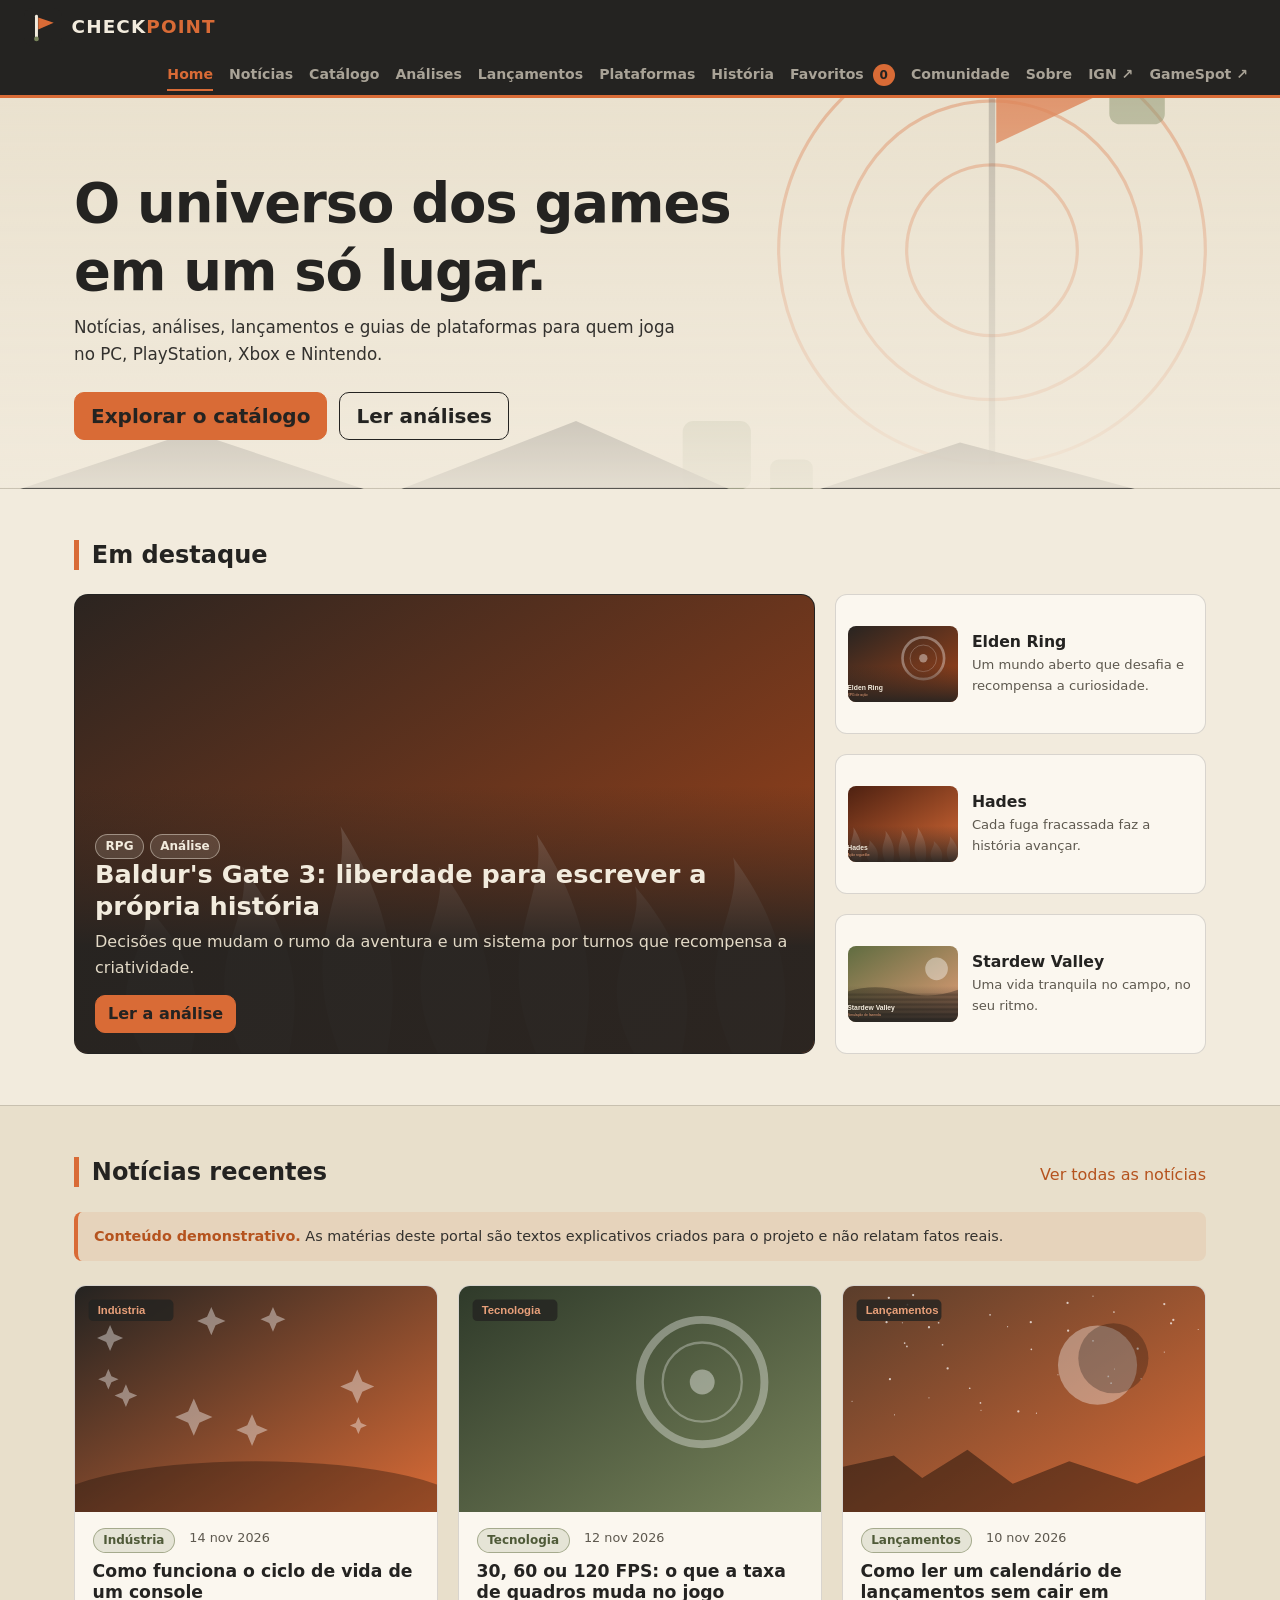
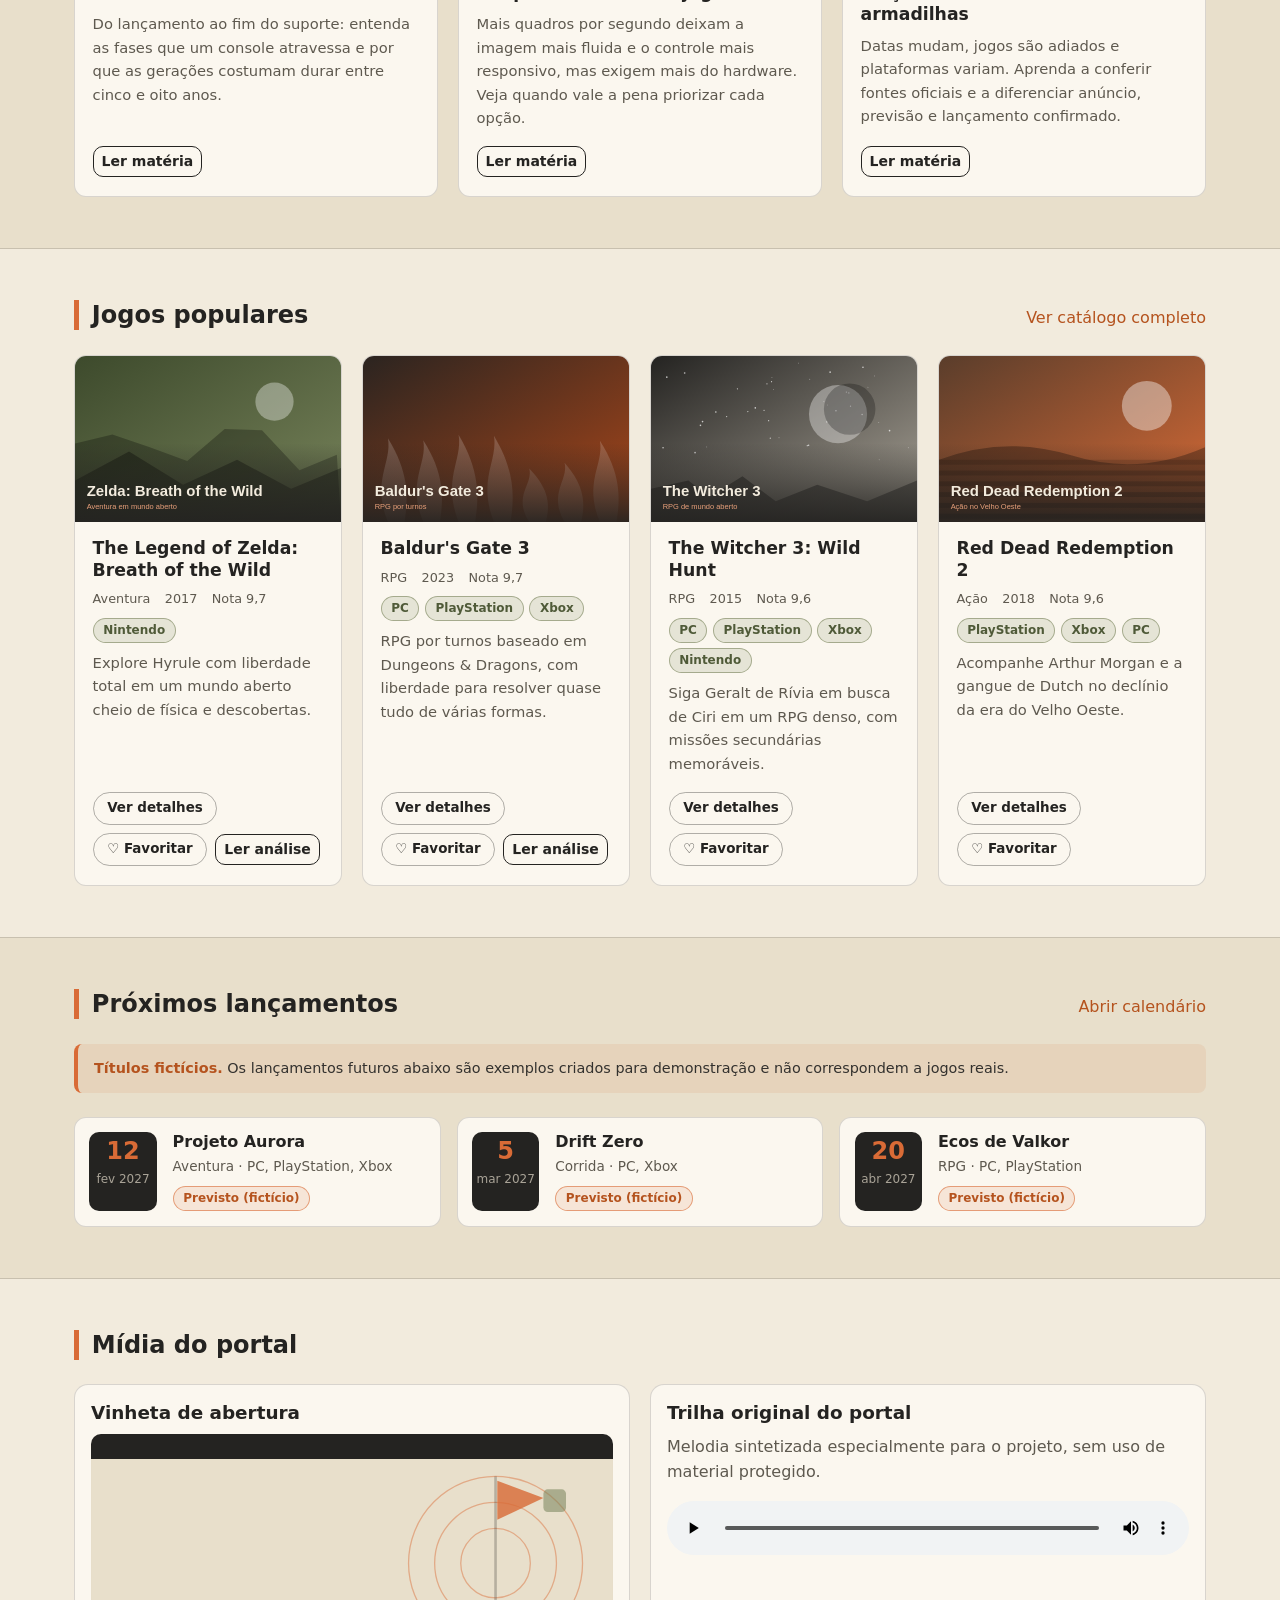
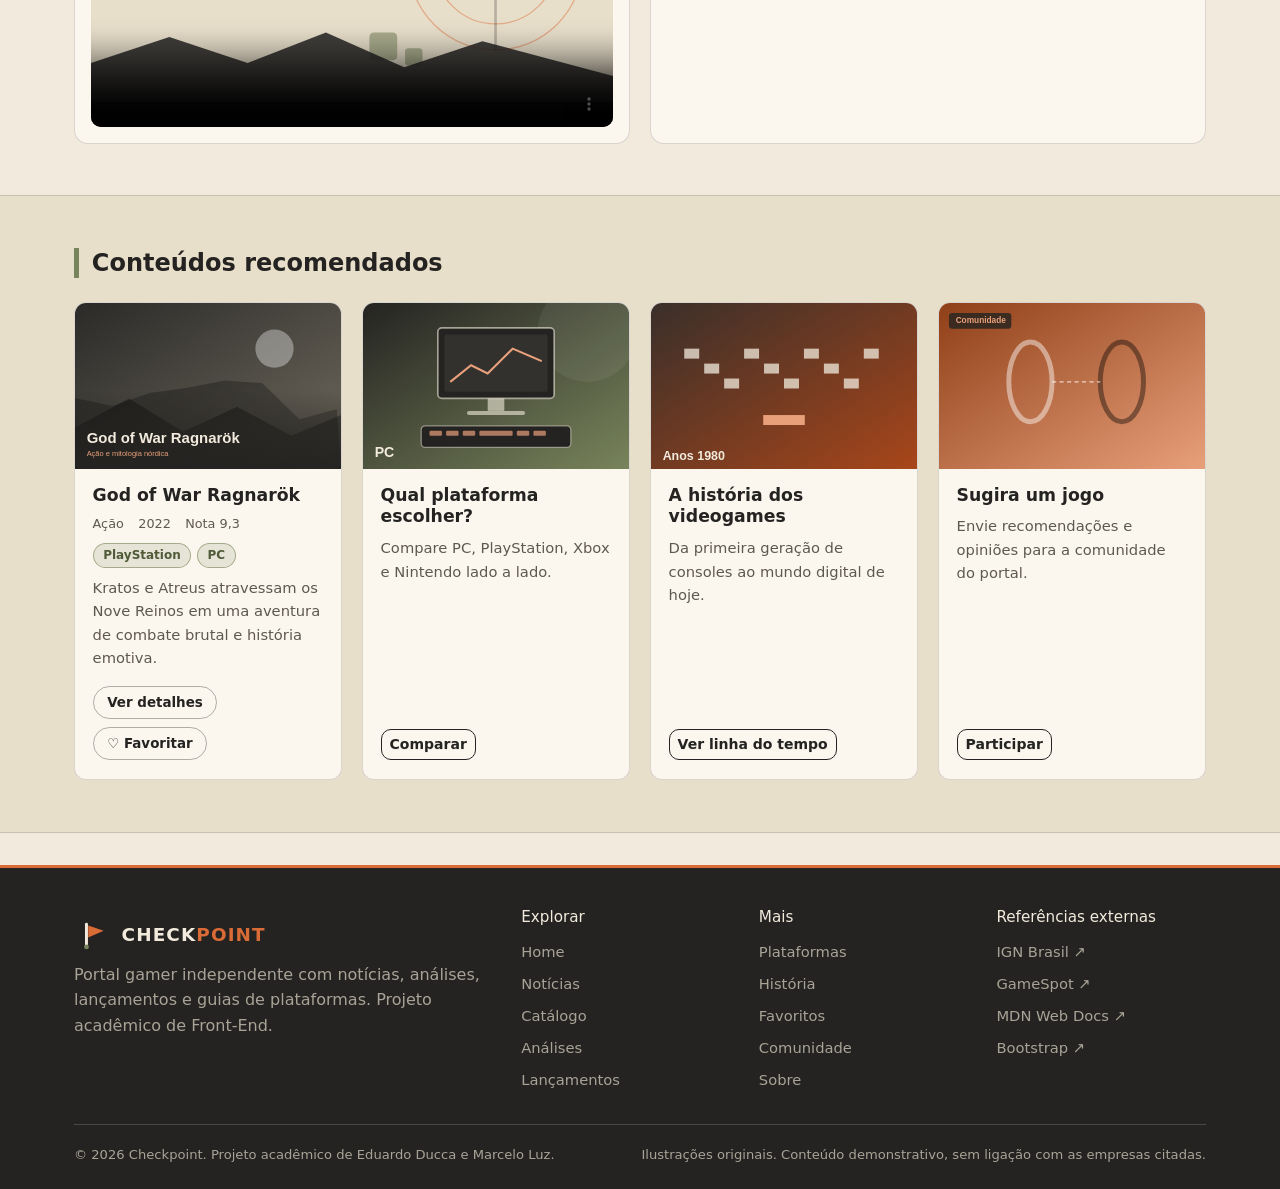
<file: CHECKPOINT/index.html>
<!DOCTYPE html>
<!--
  CHECKPOINT - Portal gamer independente
  Arquivo: index.html
  Descricao: Checkpoint: notícias, análises, lançamentos e guias do universo dos videogames.
  Autores: Eduardo Ducca e Marcelo Luz
-->
<html lang="pt-BR">
<head>
  <meta charset="utf-8">
  <meta name="viewport" content="width=device-width, initial-scale=1">
  <meta name="description" content="Checkpoint: notícias, análises, lançamentos e guias do universo dos videogames.">
  <meta name="theme-color" content="#0B1120">
  <title>Home | Checkpoint</title>
  <link rel="icon" type="image/svg+xml" href="img/favicon.svg">
  <link rel="stylesheet" href="css/bootstrap.min.css">
  <link rel="stylesheet" href="css/style.css">
  <link rel="stylesheet" href="css/responsivo.css">
  <style>
    #recomendados .secao-cabecalho h2 {
      border-left-color: var(--oliva);
    }
  </style>
</head>
<body>
  <a id="ir-ao-conteudo" href="#conteudo">Ir para o conteúdo</a>
  <header id="topo">
    <nav class="navbar navbar-expand-xl nx-nav" aria-label="Navegação principal">
      <div class="conteiner">
        <a class="navbar-brand marca" href="index.html" aria-label="Checkpoint - página inicial"><img src="img/logo.svg" alt="" width="38" height="38"><span class="marca-texto">CHECK<span>POINT</span></span></a>
        <button class="navbar-toggler" type="button" data-bs-toggle="collapse" data-bs-target="#menu-principal" aria-controls="menu-principal" aria-expanded="false" aria-label="Abrir ou fechar o menu">
          <span class="navbar-toggler-icon"></span>
        </button>
        <div class="collapse navbar-collapse" id="menu-principal">
          <ul class="navbar-nav ms-auto">
          <li class="nav-item"><a class="nav-link active" aria-current="page" href="index.html">Home</a></li>
          <li class="nav-item"><a class="nav-link" href="noticias.html">Notícias</a></li>
          <li class="nav-item"><a class="nav-link" href="catalogo.html">Catálogo</a></li>
          <li class="nav-item"><a class="nav-link" href="analises.html">Análises</a></li>
          <li class="nav-item"><a class="nav-link" href="lancamentos.html">Lançamentos</a></li>
          <li class="nav-item"><a class="nav-link" href="plataformas.html">Plataformas</a></li>
          <li class="nav-item"><a class="nav-link" href="historia.html">História</a></li>
          <li class="nav-item"><a class="nav-link" href="favoritos.html">Favoritos <span class="contador contador-favoritos">0</span></a></li>
          <li class="nav-item"><a class="nav-link" href="comunidade.html">Comunidade</a></li>
          <li class="nav-item"><a class="nav-link" href="sobre.html">Sobre</a></li>
          <li class="nav-item"><a class="nav-link link-externo" href="https://br.ign.com" target="_blank" rel="noopener noreferrer">IGN ↗<span class="visually-hidden"> (abre em nova aba)</span></a></li>
          <li class="nav-item"><a class="nav-link link-externo" href="https://www.gamespot.com" target="_blank" rel="noopener noreferrer">GameSpot ↗<span class="visually-hidden"> (abre em nova aba)</span></a></li>
          </ul>
        </div>
      </div>
    </nav>
  </header>

  <main id="conteudo">
    <section class="hero" aria-labelledby="titulo-hero">
      <div class="conteiner">
        <h1 id="titulo-hero">O universo dos games em um só lugar.</h1>
        <p style="max-width: 58ch;">Notícias, análises, lançamentos e guias de plataformas para quem joga no PC, PlayStation, Xbox e Nintendo.</p>
        <div class="hero-acoes">
          <a class="btn btn-primary btn-lg" href="catalogo.html">Explorar o catálogo</a>
          <a class="btn btn-outline-info btn-lg" href="analises.html">Ler análises</a>
        </div>
      </div>
    </section>

    <section class="secao" aria-labelledby="titulo-destaques">
      <div class="conteiner">
        <div class="secao-cabecalho"><h2 id="titulo-destaques">Em destaque</h2></div>
        <div class="destaques">
          <article class="destaque-principal">
            <img src="img/destaque-baldurs-gate-3.svg" alt="Ilustração em tons de roxo e vermelho inspirada em Baldur's Gate 3">
            <div class="destaque-texto">
              <div class="selos"><span class="selo">RPG</span><span class="selo selo-laranja">Análise</span></div>
              <h2>Baldur's Gate 3: liberdade para escrever a própria história</h2>
              <p>Decisões que mudam o rumo da aventura e um sistema por turnos que recompensa a criatividade.</p>
              <a class="btn btn-primary" href="analises.html#baldurs-gate-3">Ler a análise</a>
            </div>
          </article>
          <div class="destaques-laterais">
            <a class="destaque-mini" href="analises.html#elden-ring">
              <img src="img/elden-ring.svg" alt="Ilustração de capa de Elden Ring">
              <div><h3>Elden Ring</h3><p>Um mundo aberto que desafia e recompensa a curiosidade.</p></div>
            </a>
            <a class="destaque-mini" href="analises.html#hades">
              <img src="img/hades.svg" alt="Ilustração de capa de Hades">
              <div><h3>Hades</h3><p>Cada fuga fracassada faz a história avançar.</p></div>
            </a>
            <a class="destaque-mini" href="analises.html#stardew-valley">
              <img src="img/stardew-valley.svg" alt="Ilustração de capa de Stardew Valley">
              <div><h3>Stardew Valley</h3><p>Uma vida tranquila no campo, no seu ritmo.</p></div>
            </a>
          </div>
        </div>
      </div>
    </section>

    <section class="secao secao-alt" aria-labelledby="titulo-noticias">
      <div class="conteiner">
        <div class="secao-cabecalho">
          <h2 id="titulo-noticias">Notícias recentes</h2>
          <a href="noticias.html">Ver todas as notícias</a>
        </div>
        <p class="aviso-demo"><strong>Conteúdo demonstrativo.</strong> As matérias deste portal são textos explicativos criados para o projeto e não relatam fatos reais.</p>
        <div class="grade grade-3">
          <article class="cartao card">
            <a href="noticias.html#ciclo-de-vida-console"><img class="card-img-top" src="img/noticia-industria.svg" alt="Ilustração da categoria Indústria" loading="lazy"></a>
            <div class="cartao-corpo card-body">
              <div class="cartao-meta"><span class="selo">Indústria</span><time datetime="2026-11-14">14 nov 2026</time></div>
              <h3 class="card-title"><a href="noticias.html#ciclo-de-vida-console">Como funciona o ciclo de vida de um console</a></h3>
              <p class="card-text">Do lançamento ao fim do suporte: entenda as fases que um console atravessa e por que as gerações costumam durar entre cinco e oito anos.</p>
              <div class="cartao-acoes"><a class="btn btn-sm btn-outline-info" href="noticias.html#ciclo-de-vida-console">Ler matéria</a></div>
            </div>
          </article>
          <article class="cartao card">
            <a href="noticias.html#taxa-de-quadros"><img class="card-img-top" src="img/noticia-tecnologia.svg" alt="Ilustração da categoria Tecnologia" loading="lazy"></a>
            <div class="cartao-corpo card-body">
              <div class="cartao-meta"><span class="selo">Tecnologia</span><time datetime="2026-11-12">12 nov 2026</time></div>
              <h3 class="card-title"><a href="noticias.html#taxa-de-quadros">30, 60 ou 120 FPS: o que a taxa de quadros muda no jogo</a></h3>
              <p class="card-text">Mais quadros por segundo deixam a imagem mais fluida e o controle mais responsivo, mas exigem mais do hardware. Veja quando vale a pena priorizar cada opção.</p>
              <div class="cartao-acoes"><a class="btn btn-sm btn-outline-info" href="noticias.html#taxa-de-quadros">Ler matéria</a></div>
            </div>
          </article>
          <article class="cartao card">
            <a href="noticias.html#calendario-de-lancamentos"><img class="card-img-top" src="img/noticia-lancamentos.svg" alt="Ilustração da categoria Lançamentos" loading="lazy"></a>
            <div class="cartao-corpo card-body">
              <div class="cartao-meta"><span class="selo">Lançamentos</span><time datetime="2026-11-10">10 nov 2026</time></div>
              <h3 class="card-title"><a href="noticias.html#calendario-de-lancamentos">Como ler um calendário de lançamentos sem cair em armadilhas</a></h3>
              <p class="card-text">Datas mudam, jogos são adiados e plataformas variam. Aprenda a conferir fontes oficiais e a diferenciar anúncio, previsão e lançamento confirmado.</p>
              <div class="cartao-acoes"><a class="btn btn-sm btn-outline-info" href="noticias.html#calendario-de-lancamentos">Ler matéria</a></div>
            </div>
          </article>
        </div>
      </div>
    </section>

    <section class="secao" aria-labelledby="titulo-populares">
      <div class="conteiner">
        <div class="secao-cabecalho">
          <h2 id="titulo-populares">Jogos populares</h2>
          <a href="catalogo.html">Ver catálogo completo</a>
        </div>
        <div class="grade grade-4" id="jogos-populares"></div>
      </div>
    </section>

    <section class="secao secao-alt" aria-labelledby="titulo-lancamentos">
      <div class="conteiner">
        <div class="secao-cabecalho">
          <h2 id="titulo-lancamentos">Próximos lançamentos</h2>
          <a href="lancamentos.html">Abrir calendário</a>
        </div>
        <p class="aviso-demo"><strong>Títulos fictícios.</strong> Os lançamentos futuros abaixo são exemplos criados para demonstração e não correspondem a jogos reais.</p>
        <div class="calendario" id="proximos-lancamentos"></div>
      </div>
    </section>

    <section class="secao" aria-labelledby="titulo-midia">
      <div class="conteiner">
        <div class="secao-cabecalho"><h2 id="titulo-midia">Mídia do portal</h2></div>
        <div class="grade grade-2">
          <article class="midia-bloco">
            <h3>Vinheta de abertura</h3>
            <video controls preload="metadata" poster="img/hero.svg">
              <source src="video/abertura-checkpoint.mp4" type="video/mp4">
              Seu navegador não suporta a reprodução de vídeo.
            </video>
          </article>
          <article class="midia-bloco">
            <h3>Trilha original do portal</h3>
            <p>Melodia sintetizada especialmente para o projeto, sem uso de material protegido.</p>
            <audio controls preload="metadata">
              <source src="audio/trilha-checkpoint.mp3" type="audio/mpeg">
              Seu navegador não suporta a reprodução de áudio.
            </audio>
          </article>
        </div>
      </div>
    </section>

    <section class="secao secao-alt" id="recomendados" aria-labelledby="titulo-recomendados">
      <div class="conteiner">
        <div class="secao-cabecalho"><h2 id="titulo-recomendados">Conteúdos recomendados</h2></div>
        <div class="grade grade-4" id="sugestao-dia">
          <article class="cartao card">
            <a href="plataformas.html"><img class="card-img-top" src="img/plataforma-pc.svg" alt="Ilustração de um computador gamer" loading="lazy"></a>
            <div class="cartao-corpo card-body">
              <h3 class="card-title">Qual plataforma escolher?</h3>
              <p class="card-text">Compare PC, PlayStation, Xbox e Nintendo lado a lado.</p>
              <div class="cartao-acoes"><a class="btn btn-sm btn-outline-info" href="plataformas.html">Comparar</a></div>
            </div>
          </article>
          <article class="cartao card">
            <a href="historia.html"><img class="card-img-top" src="img/era-1980.svg" alt="Ilustração em estilo pixel dos anos 1980" loading="lazy"></a>
            <div class="cartao-corpo card-body">
              <h3 class="card-title">A história dos videogames</h3>
              <p class="card-text">Da primeira geração de consoles ao mundo digital de hoje.</p>
              <div class="cartao-acoes"><a class="btn btn-sm btn-outline-info" href="historia.html">Ver linha do tempo</a></div>
            </div>
          </article>
          <article class="cartao card">
            <a href="comunidade.html"><img class="card-img-top" src="img/noticia-comunidade.svg" alt="Ilustração da categoria Comunidade" loading="lazy"></a>
            <div class="cartao-corpo card-body">
              <h3 class="card-title">Sugira um jogo</h3>
              <p class="card-text">Envie recomendações e opiniões para a comunidade do portal.</p>
              <div class="cartao-acoes"><a class="btn btn-sm btn-outline-info" href="comunidade.html">Participar</a></div>
            </div>
          </article>
        </div>
      </div>
    </section>
  </main>

  <footer id="rodape">
    <div class="conteiner">
      <div class="rodape-grade">
        <section aria-labelledby="rodape-sobre">
          <a class="marca" href="index.html"><img src="img/logo.svg" alt="" width="38" height="38"><span class="marca-texto">CHECK<span>POINT</span></span></a>
          <h4 id="rodape-sobre" class="somente-leitor">Sobre o portal</h4>
          <p>Portal gamer independente com notícias, análises, lançamentos e guias de plataformas. Projeto acadêmico de Front-End.</p>
        </section>
        <nav aria-labelledby="rodape-explorar">
          <h4 id="rodape-explorar">Explorar</h4>
          <ul>
            <li><a href="index.html">Home</a></li>
            <li><a href="noticias.html">Notícias</a></li>
            <li><a href="catalogo.html">Catálogo</a></li>
            <li><a href="analises.html">Análises</a></li>
            <li><a href="lancamentos.html">Lançamentos</a></li>
          </ul>
        </nav>
        <nav aria-labelledby="rodape-mais">
          <h4 id="rodape-mais">Mais</h4>
          <ul>
            <li><a href="plataformas.html">Plataformas</a></li>
            <li><a href="historia.html">História</a></li>
            <li><a href="favoritos.html">Favoritos</a></li>
            <li><a href="comunidade.html">Comunidade</a></li>
            <li><a href="sobre.html">Sobre</a></li>
          </ul>
        </nav>
        <nav aria-labelledby="rodape-fontes">
          <h4 id="rodape-fontes">Referências externas</h4>
          <ul>
            <li><a href="https://br.ign.com" target="_blank" rel="noopener noreferrer">IGN Brasil ↗</a></li>
            <li><a href="https://www.gamespot.com" target="_blank" rel="noopener noreferrer">GameSpot ↗</a></li>
            <li><a href="https://developer.mozilla.org/pt-BR/" target="_blank" rel="noopener noreferrer">MDN Web Docs ↗</a></li>
            <li><a href="https://getbootstrap.com" target="_blank" rel="noopener noreferrer">Bootstrap ↗</a></li>
          </ul>
        </nav>
      </div>
      <div class="rodape-base">
        <p>&copy; <span id="ano-atual">2026</span> Checkpoint. Projeto acadêmico de Eduardo Ducca e Marcelo Luz.</p>
        <p>Ilustrações originais. Conteúdo demonstrativo, sem ligação com as empresas citadas.</p>
      </div>
    </div>
  </footer>

  <div id="alertas" aria-live="polite" aria-atomic="false"></div>

  <script src="js/bootstrap.bundle.min.js"></script>
  <script src="js/main.js"></script>
</body>
</html>
</file>
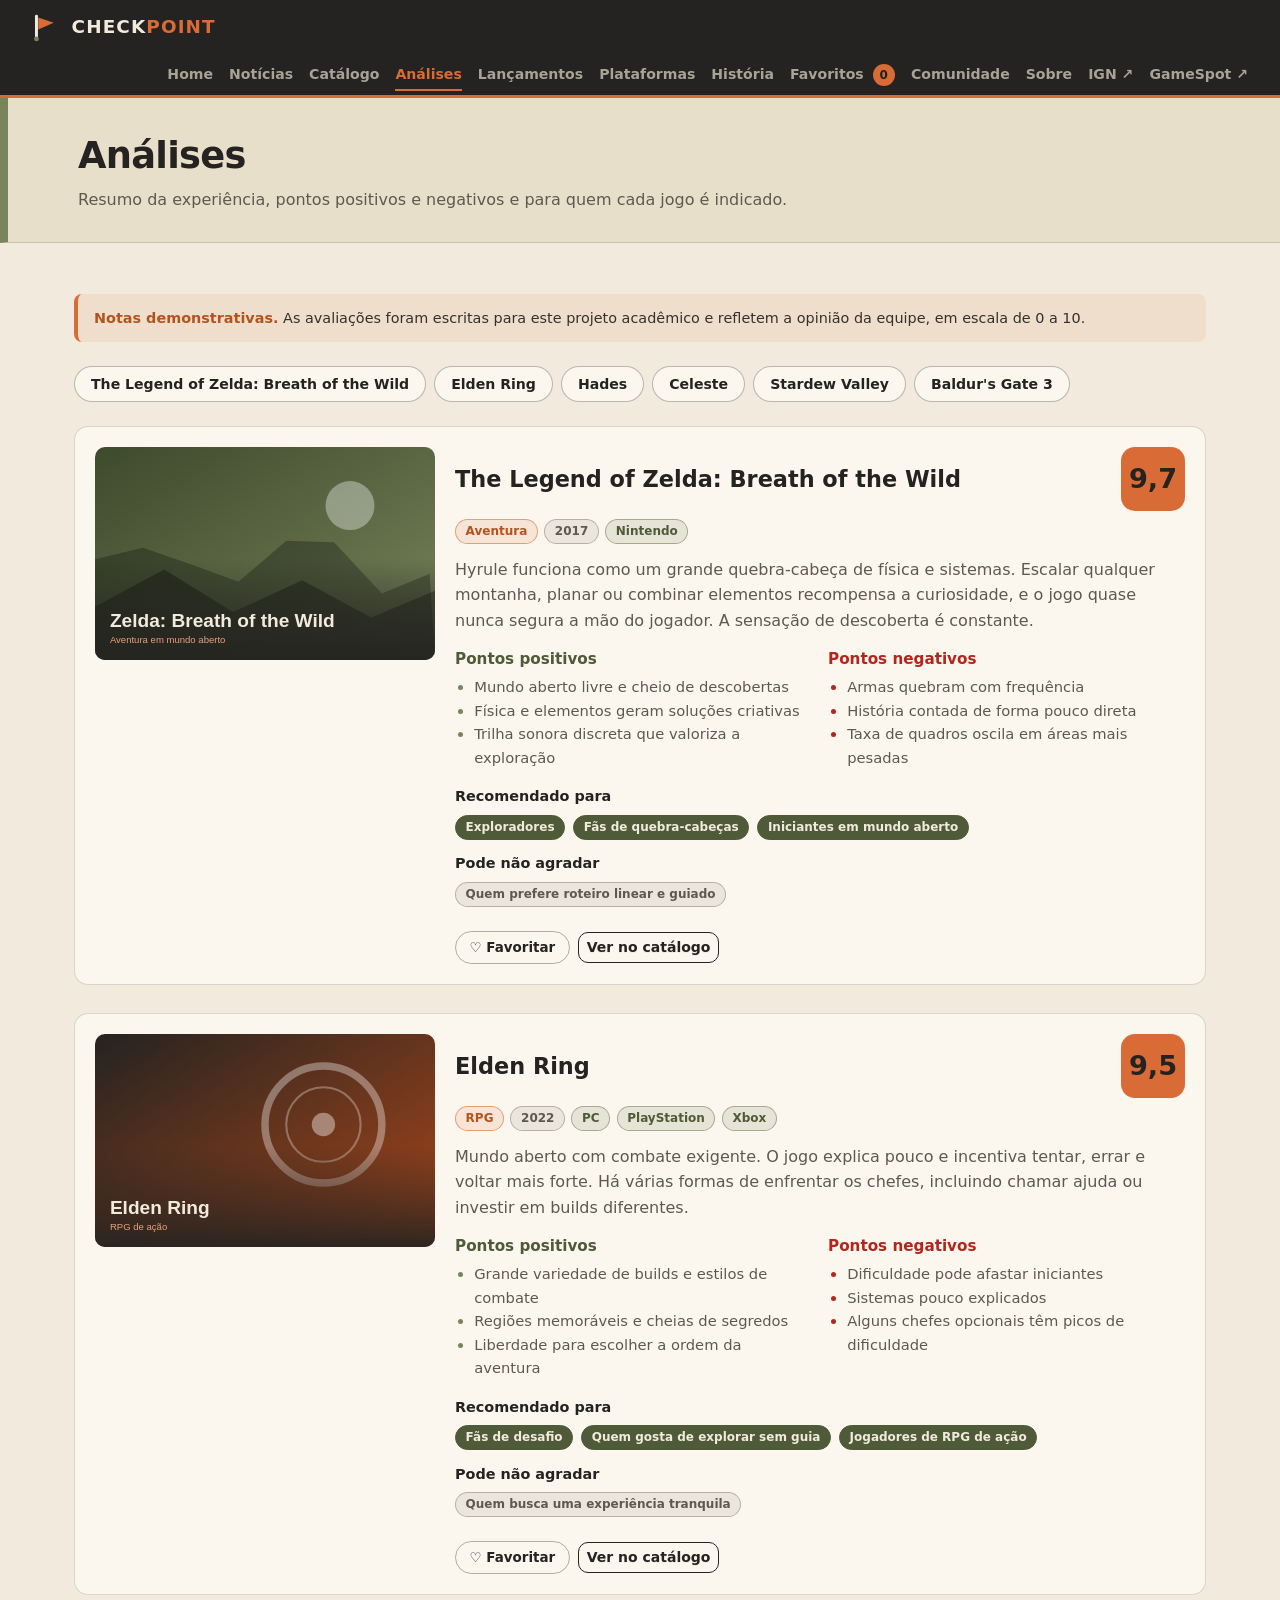
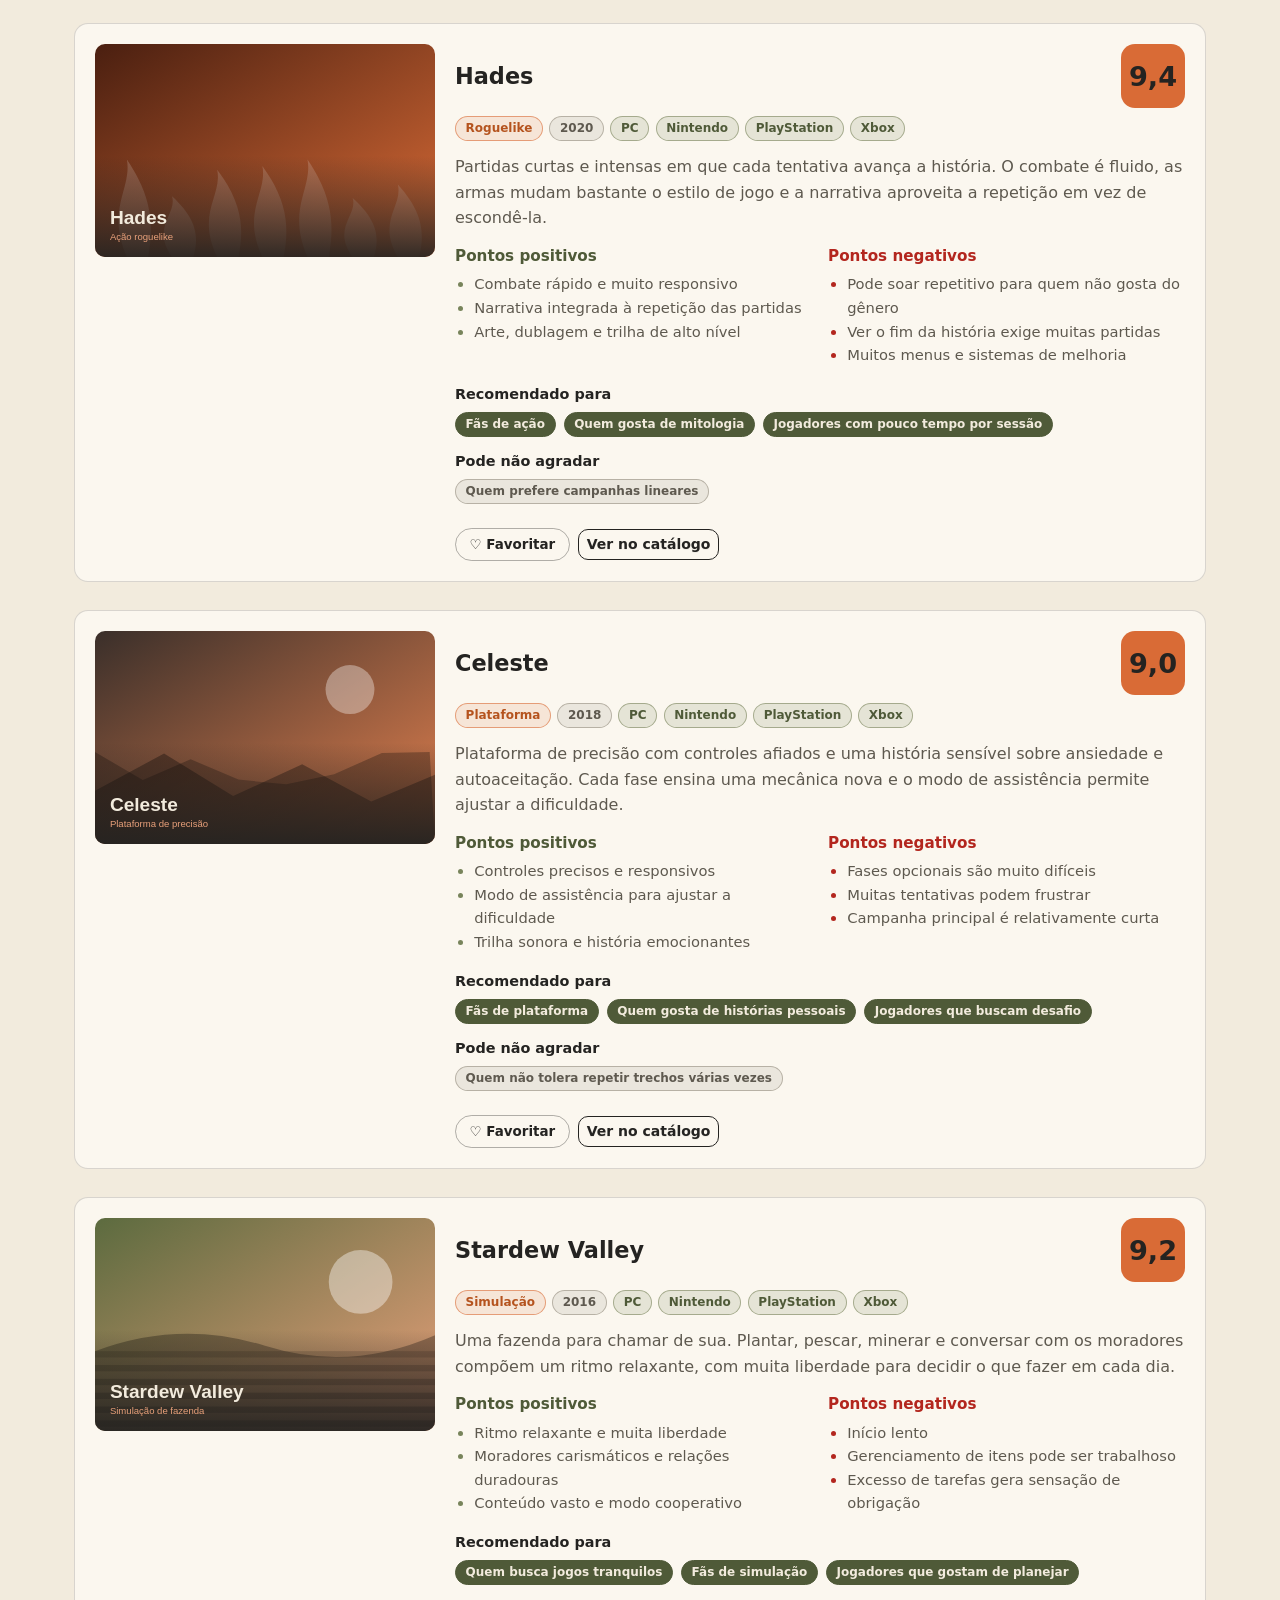
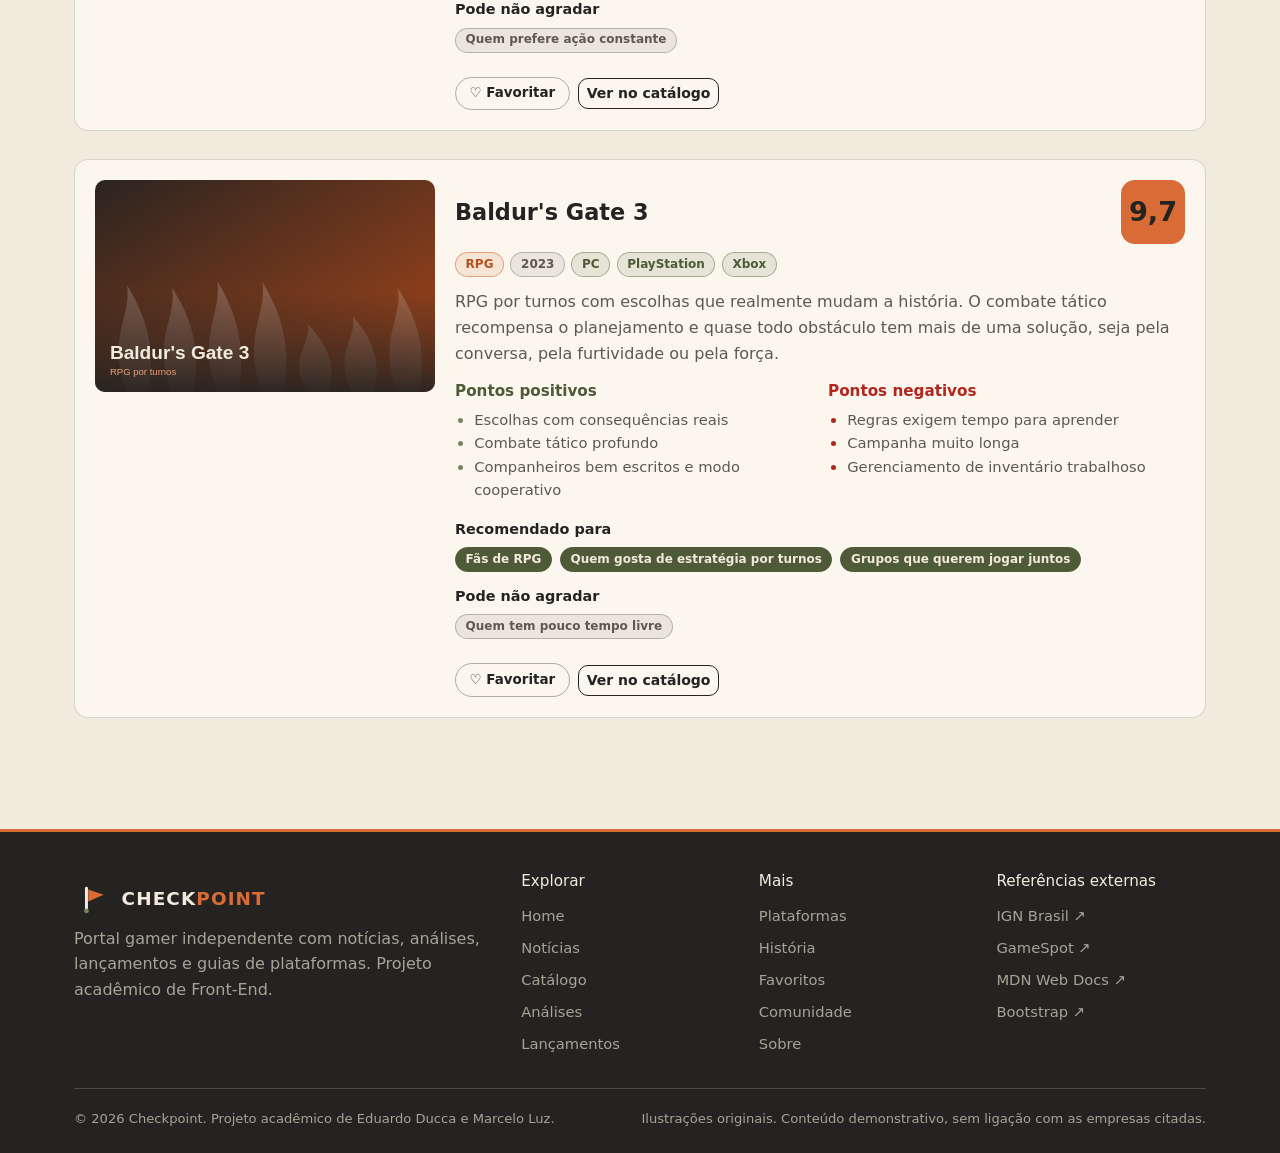
<file: CHECKPOINT/analises.html>
<!DOCTYPE html>
<!--
  CHECKPOINT - Portal gamer independente
  Arquivo: analises.html
  Descricao: Análises de jogos com notas, pontos positivos e negativos e recomendações por perfil.
  Autores: Eduardo Ducca e Marcelo Luz
-->
<html lang="pt-BR">
<head>
  <meta charset="utf-8">
  <meta name="viewport" content="width=device-width, initial-scale=1">
  <meta name="description" content="Análises de jogos com notas, pontos positivos e negativos e recomendações por perfil.">
  <meta name="theme-color" content="#0B1120">
  <title>Análises | Checkpoint</title>
  <link rel="icon" type="image/svg+xml" href="img/favicon.svg">
  <link rel="stylesheet" href="css/bootstrap.min.css">
  <link rel="stylesheet" href="css/style.css">
  <link rel="stylesheet" href="css/responsivo.css">
</head>
<body>
  <a id="ir-ao-conteudo" href="#conteudo">Ir para o conteúdo</a>
  <header id="topo">
    <nav class="navbar navbar-expand-xl nx-nav" aria-label="Navegação principal">
      <div class="conteiner">
        <a class="navbar-brand marca" href="index.html" aria-label="Checkpoint - página inicial"><img src="img/logo.svg" alt="" width="38" height="38"><span class="marca-texto">CHECK<span>POINT</span></span></a>
        <button class="navbar-toggler" type="button" data-bs-toggle="collapse" data-bs-target="#menu-principal" aria-controls="menu-principal" aria-expanded="false" aria-label="Abrir ou fechar o menu">
          <span class="navbar-toggler-icon"></span>
        </button>
        <div class="collapse navbar-collapse" id="menu-principal">
          <ul class="navbar-nav ms-auto">
          <li class="nav-item"><a class="nav-link" href="index.html">Home</a></li>
          <li class="nav-item"><a class="nav-link" href="noticias.html">Notícias</a></li>
          <li class="nav-item"><a class="nav-link" href="catalogo.html">Catálogo</a></li>
          <li class="nav-item"><a class="nav-link active" aria-current="page" href="analises.html">Análises</a></li>
          <li class="nav-item"><a class="nav-link" href="lancamentos.html">Lançamentos</a></li>
          <li class="nav-item"><a class="nav-link" href="plataformas.html">Plataformas</a></li>
          <li class="nav-item"><a class="nav-link" href="historia.html">História</a></li>
          <li class="nav-item"><a class="nav-link" href="favoritos.html">Favoritos <span class="contador contador-favoritos">0</span></a></li>
          <li class="nav-item"><a class="nav-link" href="comunidade.html">Comunidade</a></li>
          <li class="nav-item"><a class="nav-link" href="sobre.html">Sobre</a></li>
          <li class="nav-item"><a class="nav-link link-externo" href="https://br.ign.com" target="_blank" rel="noopener noreferrer">IGN ↗<span class="visually-hidden"> (abre em nova aba)</span></a></li>
          <li class="nav-item"><a class="nav-link link-externo" href="https://www.gamespot.com" target="_blank" rel="noopener noreferrer">GameSpot ↗<span class="visually-hidden"> (abre em nova aba)</span></a></li>
          </ul>
        </div>
      </div>
    </nav>
  </header>

  <main id="conteudo">
    <section class="cabecalho-pagina" aria-labelledby="titulo-pagina">
      <div class="conteiner">
        <h1 id="titulo-pagina">Análises</h1>
        <p>Resumo da experiência, pontos positivos e negativos e para quem cada jogo é indicado.</p>
      </div>
    </section>
    <section class="secao" aria-label="Análises de jogos">
      <div class="conteiner">
        <p class="aviso-demo"><strong>Notas demonstrativas.</strong> As avaliações foram escritas para este projeto acadêmico e refletem a opinião da equipe, em escala de 0 a 10.</p>
        <nav class="abas-categoria indice-analises" aria-label="Ir para uma análise">
          <a class="aba" href="#zelda-botw">The Legend of Zelda: Breath of the Wild</a>
          <a class="aba" href="#elden-ring">Elden Ring</a>
          <a class="aba" href="#hades">Hades</a>
          <a class="aba" href="#celeste">Celeste</a>
          <a class="aba" href="#stardew-valley">Stardew Valley</a>
          <a class="aba" href="#baldurs-gate-3">Baldur's Gate 3</a>
        </nav>
        <article class="analise" id="zelda-botw">
          <img src="img/zelda-botw.svg" alt="Ilustração de capa do jogo The Legend of Zelda: Breath of the Wild" loading="lazy">
          <div>
            <div class="analise-topo">
              <h2>The Legend of Zelda: Breath of the Wild</h2>
              <span class="nota nota-grande" aria-label="Nota 9,7 de 10">9,7</span>
            </div>
            <div class="analise-meta"><span class="selo selo-laranja">Aventura</span><span class="selo selo-cinza">2017</span><span class="selo">Nintendo</span></div>
            <p>Hyrule funciona como um grande quebra-cabeça de física e sistemas. Escalar qualquer montanha, planar ou combinar elementos recompensa a curiosidade, e o jogo quase nunca segura a mão do jogador. A sensação de descoberta é constante.</p>
            <div class="pros-contras">
              <div class="pros"><h3>Pontos positivos</h3><ul><li>Mundo aberto livre e cheio de descobertas</li><li>Física e elementos geram soluções criativas</li><li>Trilha sonora discreta que valoriza a exploração</li></ul></div>
              <div class="contras"><h3>Pontos negativos</h3><ul><li>Armas quebram com frequência</li><li>História contada de forma pouco direta</li><li>Taxa de quadros oscila em áreas mais pesadas</li></ul></div>
            </div>
            <p class="rotulo-perfis">Recomendado para</p>
            <div class="perfis"><span class="selo selo-oliva">Exploradores</span><span class="selo selo-oliva">Fãs de quebra-cabeças</span><span class="selo selo-oliva">Iniciantes em mundo aberto</span></div>
            <p class="rotulo-perfis">Pode não agradar</p>
            <div class="perfis"><span class="selo selo-cinza">Quem prefere roteiro linear e guiado</span></div>
            <div class="cartao-acoes" style="margin-top: 1rem;"><button class="btn-fav" type="button" data-id="zelda-botw" aria-pressed="false">♡ Favoritar</button><a class="btn btn-sm btn-outline-info" href="catalogo.html">Ver no catálogo</a></div>
          </div>
        </article>
        <article class="analise" id="elden-ring">
          <img src="img/elden-ring.svg" alt="Ilustração de capa do jogo Elden Ring" loading="lazy">
          <div>
            <div class="analise-topo">
              <h2>Elden Ring</h2>
              <span class="nota nota-grande" aria-label="Nota 9,5 de 10">9,5</span>
            </div>
            <div class="analise-meta"><span class="selo selo-laranja">RPG</span><span class="selo selo-cinza">2022</span><span class="selo">PC</span><span class="selo">PlayStation</span><span class="selo">Xbox</span></div>
            <p>Mundo aberto com combate exigente. O jogo explica pouco e incentiva tentar, errar e voltar mais forte. Há várias formas de enfrentar os chefes, incluindo chamar ajuda ou investir em builds diferentes.</p>
            <div class="pros-contras">
              <div class="pros"><h3>Pontos positivos</h3><ul><li>Grande variedade de builds e estilos de combate</li><li>Regiões memoráveis e cheias de segredos</li><li>Liberdade para escolher a ordem da aventura</li></ul></div>
              <div class="contras"><h3>Pontos negativos</h3><ul><li>Dificuldade pode afastar iniciantes</li><li>Sistemas pouco explicados</li><li>Alguns chefes opcionais têm picos de dificuldade</li></ul></div>
            </div>
            <p class="rotulo-perfis">Recomendado para</p>
            <div class="perfis"><span class="selo selo-oliva">Fãs de desafio</span><span class="selo selo-oliva">Quem gosta de explorar sem guia</span><span class="selo selo-oliva">Jogadores de RPG de ação</span></div>
            <p class="rotulo-perfis">Pode não agradar</p>
            <div class="perfis"><span class="selo selo-cinza">Quem busca uma experiência tranquila</span></div>
            <div class="cartao-acoes" style="margin-top: 1rem;"><button class="btn-fav" type="button" data-id="elden-ring" aria-pressed="false">♡ Favoritar</button><a class="btn btn-sm btn-outline-info" href="catalogo.html">Ver no catálogo</a></div>
          </div>
        </article>
        <article class="analise" id="hades">
          <img src="img/hades.svg" alt="Ilustração de capa do jogo Hades" loading="lazy">
          <div>
            <div class="analise-topo">
              <h2>Hades</h2>
              <span class="nota nota-grande" aria-label="Nota 9,4 de 10">9,4</span>
            </div>
            <div class="analise-meta"><span class="selo selo-laranja">Roguelike</span><span class="selo selo-cinza">2020</span><span class="selo">PC</span><span class="selo">Nintendo</span><span class="selo">PlayStation</span><span class="selo">Xbox</span></div>
            <p>Partidas curtas e intensas em que cada tentativa avança a história. O combate é fluido, as armas mudam bastante o estilo de jogo e a narrativa aproveita a repetição em vez de escondê-la.</p>
            <div class="pros-contras">
              <div class="pros"><h3>Pontos positivos</h3><ul><li>Combate rápido e muito responsivo</li><li>Narrativa integrada à repetição das partidas</li><li>Arte, dublagem e trilha de alto nível</li></ul></div>
              <div class="contras"><h3>Pontos negativos</h3><ul><li>Pode soar repetitivo para quem não gosta do gênero</li><li>Ver o fim da história exige muitas partidas</li><li>Muitos menus e sistemas de melhoria</li></ul></div>
            </div>
            <p class="rotulo-perfis">Recomendado para</p>
            <div class="perfis"><span class="selo selo-oliva">Fãs de ação</span><span class="selo selo-oliva">Quem gosta de mitologia</span><span class="selo selo-oliva">Jogadores com pouco tempo por sessão</span></div>
            <p class="rotulo-perfis">Pode não agradar</p>
            <div class="perfis"><span class="selo selo-cinza">Quem prefere campanhas lineares</span></div>
            <div class="cartao-acoes" style="margin-top: 1rem;"><button class="btn-fav" type="button" data-id="hades" aria-pressed="false">♡ Favoritar</button><a class="btn btn-sm btn-outline-info" href="catalogo.html">Ver no catálogo</a></div>
          </div>
        </article>
        <article class="analise" id="celeste">
          <img src="img/celeste.svg" alt="Ilustração de capa do jogo Celeste" loading="lazy">
          <div>
            <div class="analise-topo">
              <h2>Celeste</h2>
              <span class="nota nota-grande" aria-label="Nota 9,0 de 10">9,0</span>
            </div>
            <div class="analise-meta"><span class="selo selo-laranja">Plataforma</span><span class="selo selo-cinza">2018</span><span class="selo">PC</span><span class="selo">Nintendo</span><span class="selo">PlayStation</span><span class="selo">Xbox</span></div>
            <p>Plataforma de precisão com controles afiados e uma história sensível sobre ansiedade e autoaceitação. Cada fase ensina uma mecânica nova e o modo de assistência permite ajustar a dificuldade.</p>
            <div class="pros-contras">
              <div class="pros"><h3>Pontos positivos</h3><ul><li>Controles precisos e responsivos</li><li>Modo de assistência para ajustar a dificuldade</li><li>Trilha sonora e história emocionantes</li></ul></div>
              <div class="contras"><h3>Pontos negativos</h3><ul><li>Fases opcionais são muito difíceis</li><li>Muitas tentativas podem frustrar</li><li>Campanha principal é relativamente curta</li></ul></div>
            </div>
            <p class="rotulo-perfis">Recomendado para</p>
            <div class="perfis"><span class="selo selo-oliva">Fãs de plataforma</span><span class="selo selo-oliva">Quem gosta de histórias pessoais</span><span class="selo selo-oliva">Jogadores que buscam desafio</span></div>
            <p class="rotulo-perfis">Pode não agradar</p>
            <div class="perfis"><span class="selo selo-cinza">Quem não tolera repetir trechos várias vezes</span></div>
            <div class="cartao-acoes" style="margin-top: 1rem;"><button class="btn-fav" type="button" data-id="celeste" aria-pressed="false">♡ Favoritar</button><a class="btn btn-sm btn-outline-info" href="catalogo.html">Ver no catálogo</a></div>
          </div>
        </article>
        <article class="analise" id="stardew-valley">
          <img src="img/stardew-valley.svg" alt="Ilustração de capa do jogo Stardew Valley" loading="lazy">
          <div>
            <div class="analise-topo">
              <h2>Stardew Valley</h2>
              <span class="nota nota-grande" aria-label="Nota 9,2 de 10">9,2</span>
            </div>
            <div class="analise-meta"><span class="selo selo-laranja">Simulação</span><span class="selo selo-cinza">2016</span><span class="selo">PC</span><span class="selo">Nintendo</span><span class="selo">PlayStation</span><span class="selo">Xbox</span></div>
            <p>Uma fazenda para chamar de sua. Plantar, pescar, minerar e conversar com os moradores compõem um ritmo relaxante, com muita liberdade para decidir o que fazer em cada dia.</p>
            <div class="pros-contras">
              <div class="pros"><h3>Pontos positivos</h3><ul><li>Ritmo relaxante e muita liberdade</li><li>Moradores carismáticos e relações duradouras</li><li>Conteúdo vasto e modo cooperativo</li></ul></div>
              <div class="contras"><h3>Pontos negativos</h3><ul><li>Início lento</li><li>Gerenciamento de itens pode ser trabalhoso</li><li>Excesso de tarefas gera sensação de obrigação</li></ul></div>
            </div>
            <p class="rotulo-perfis">Recomendado para</p>
            <div class="perfis"><span class="selo selo-oliva">Quem busca jogos tranquilos</span><span class="selo selo-oliva">Fãs de simulação</span><span class="selo selo-oliva">Jogadores que gostam de planejar</span></div>
            <p class="rotulo-perfis">Pode não agradar</p>
            <div class="perfis"><span class="selo selo-cinza">Quem prefere ação constante</span></div>
            <div class="cartao-acoes" style="margin-top: 1rem;"><button class="btn-fav" type="button" data-id="stardew-valley" aria-pressed="false">♡ Favoritar</button><a class="btn btn-sm btn-outline-info" href="catalogo.html">Ver no catálogo</a></div>
          </div>
        </article>
        <article class="analise" id="baldurs-gate-3">
          <img src="img/baldurs-gate-3.svg" alt="Ilustração de capa do jogo Baldur's Gate 3" loading="lazy">
          <div>
            <div class="analise-topo">
              <h2>Baldur's Gate 3</h2>
              <span class="nota nota-grande" aria-label="Nota 9,7 de 10">9,7</span>
            </div>
            <div class="analise-meta"><span class="selo selo-laranja">RPG</span><span class="selo selo-cinza">2023</span><span class="selo">PC</span><span class="selo">PlayStation</span><span class="selo">Xbox</span></div>
            <p>RPG por turnos com escolhas que realmente mudam a história. O combate tático recompensa o planejamento e quase todo obstáculo tem mais de uma solução, seja pela conversa, pela furtividade ou pela força.</p>
            <div class="pros-contras">
              <div class="pros"><h3>Pontos positivos</h3><ul><li>Escolhas com consequências reais</li><li>Combate tático profundo</li><li>Companheiros bem escritos e modo cooperativo</li></ul></div>
              <div class="contras"><h3>Pontos negativos</h3><ul><li>Regras exigem tempo para aprender</li><li>Campanha muito longa</li><li>Gerenciamento de inventário trabalhoso</li></ul></div>
            </div>
            <p class="rotulo-perfis">Recomendado para</p>
            <div class="perfis"><span class="selo selo-oliva">Fãs de RPG</span><span class="selo selo-oliva">Quem gosta de estratégia por turnos</span><span class="selo selo-oliva">Grupos que querem jogar juntos</span></div>
            <p class="rotulo-perfis">Pode não agradar</p>
            <div class="perfis"><span class="selo selo-cinza">Quem tem pouco tempo livre</span></div>
            <div class="cartao-acoes" style="margin-top: 1rem;"><button class="btn-fav" type="button" data-id="baldurs-gate-3" aria-pressed="false">♡ Favoritar</button><a class="btn btn-sm btn-outline-info" href="catalogo.html">Ver no catálogo</a></div>
          </div>
        </article>
      </div>
    </section>
  </main>

  <footer id="rodape">
    <div class="conteiner">
      <div class="rodape-grade">
        <section aria-labelledby="rodape-sobre">
          <a class="marca" href="index.html"><img src="img/logo.svg" alt="" width="38" height="38"><span class="marca-texto">CHECK<span>POINT</span></span></a>
          <h4 id="rodape-sobre" class="somente-leitor">Sobre o portal</h4>
          <p>Portal gamer independente com notícias, análises, lançamentos e guias de plataformas. Projeto acadêmico de Front-End.</p>
        </section>
        <nav aria-labelledby="rodape-explorar">
          <h4 id="rodape-explorar">Explorar</h4>
          <ul>
            <li><a href="index.html">Home</a></li>
            <li><a href="noticias.html">Notícias</a></li>
            <li><a href="catalogo.html">Catálogo</a></li>
            <li><a href="analises.html">Análises</a></li>
            <li><a href="lancamentos.html">Lançamentos</a></li>
          </ul>
        </nav>
        <nav aria-labelledby="rodape-mais">
          <h4 id="rodape-mais">Mais</h4>
          <ul>
            <li><a href="plataformas.html">Plataformas</a></li>
            <li><a href="historia.html">História</a></li>
            <li><a href="favoritos.html">Favoritos</a></li>
            <li><a href="comunidade.html">Comunidade</a></li>
            <li><a href="sobre.html">Sobre</a></li>
          </ul>
        </nav>
        <nav aria-labelledby="rodape-fontes">
          <h4 id="rodape-fontes">Referências externas</h4>
          <ul>
            <li><a href="https://br.ign.com" target="_blank" rel="noopener noreferrer">IGN Brasil ↗</a></li>
            <li><a href="https://www.gamespot.com" target="_blank" rel="noopener noreferrer">GameSpot ↗</a></li>
            <li><a href="https://developer.mozilla.org/pt-BR/" target="_blank" rel="noopener noreferrer">MDN Web Docs ↗</a></li>
            <li><a href="https://getbootstrap.com" target="_blank" rel="noopener noreferrer">Bootstrap ↗</a></li>
          </ul>
        </nav>
      </div>
      <div class="rodape-base">
        <p>&copy; <span id="ano-atual">2026</span> Checkpoint. Projeto acadêmico de Eduardo Ducca e Marcelo Luz.</p>
        <p>Ilustrações originais. Conteúdo demonstrativo, sem ligação com as empresas citadas.</p>
      </div>
    </div>
  </footer>

  <div id="alertas" aria-live="polite" aria-atomic="false"></div>

  <script src="js/bootstrap.bundle.min.js"></script>
  <script src="js/main.js"></script>
</body>
</html>
</file>
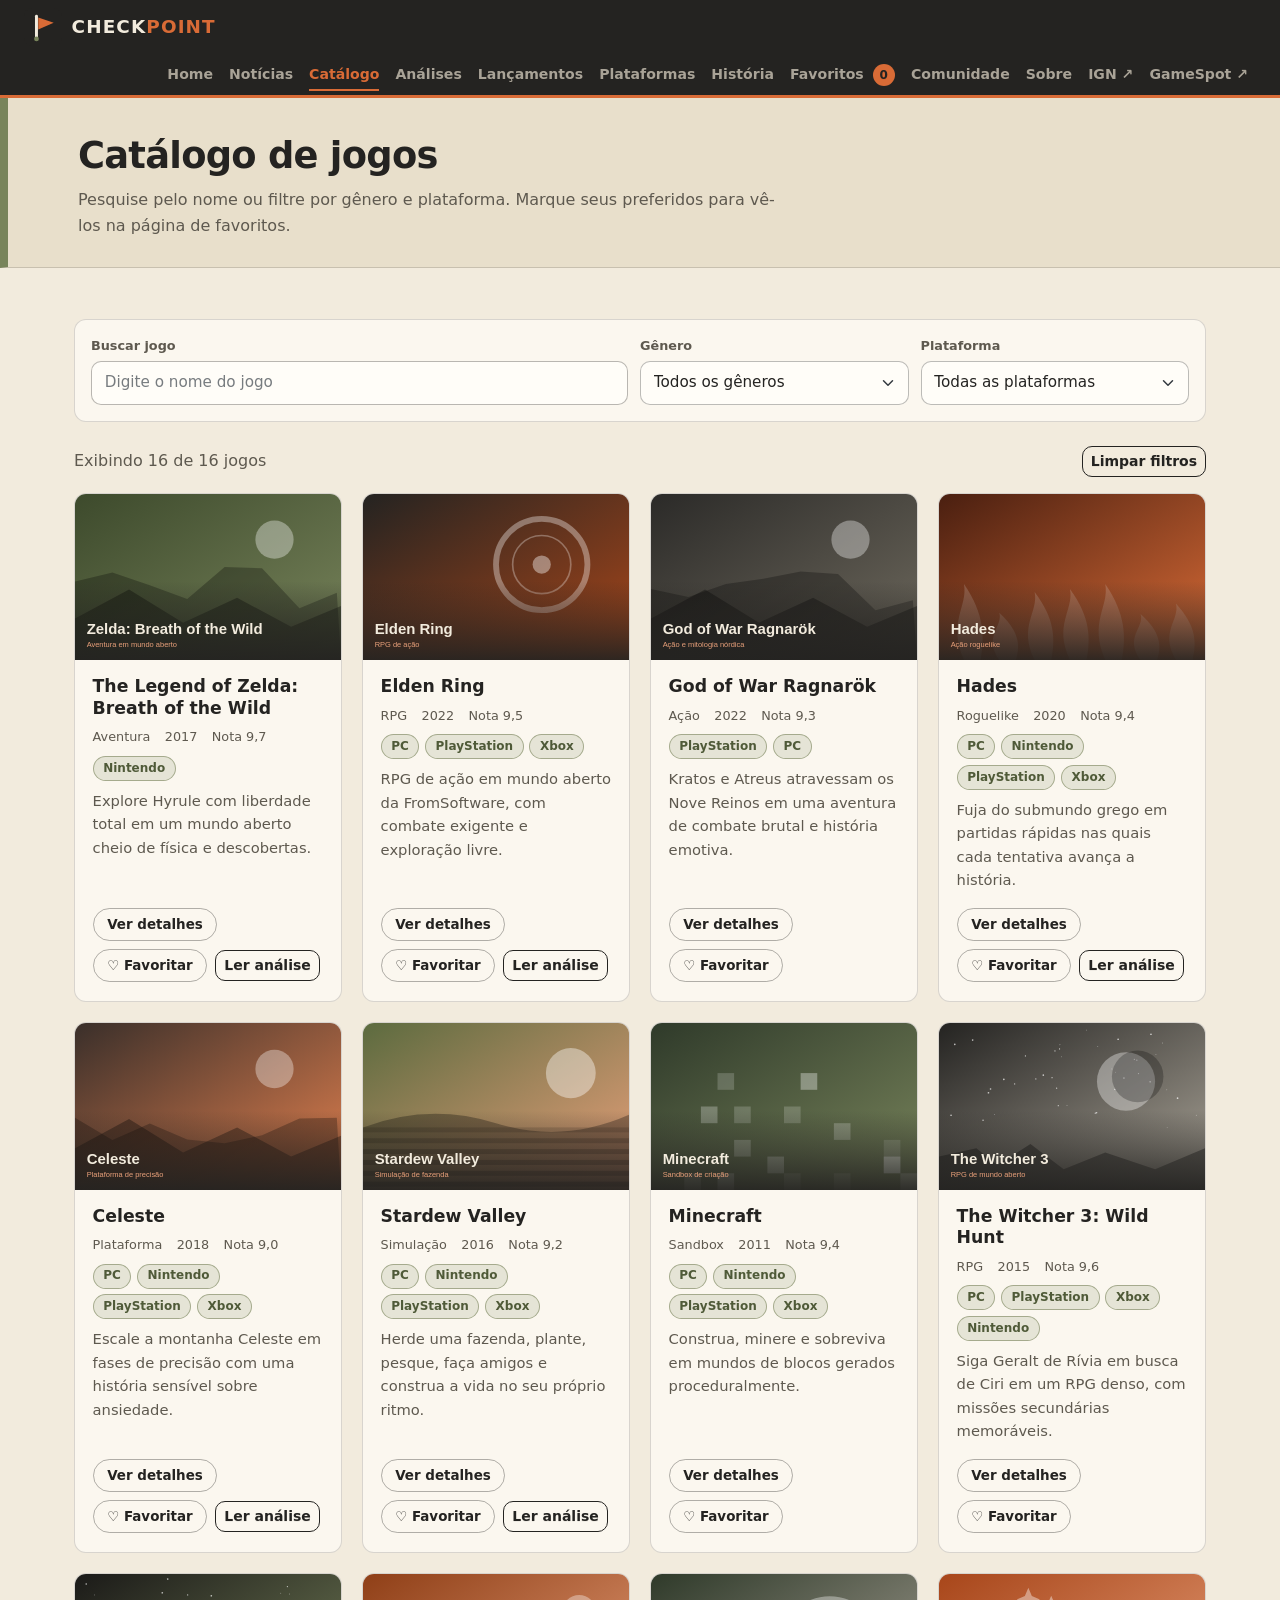
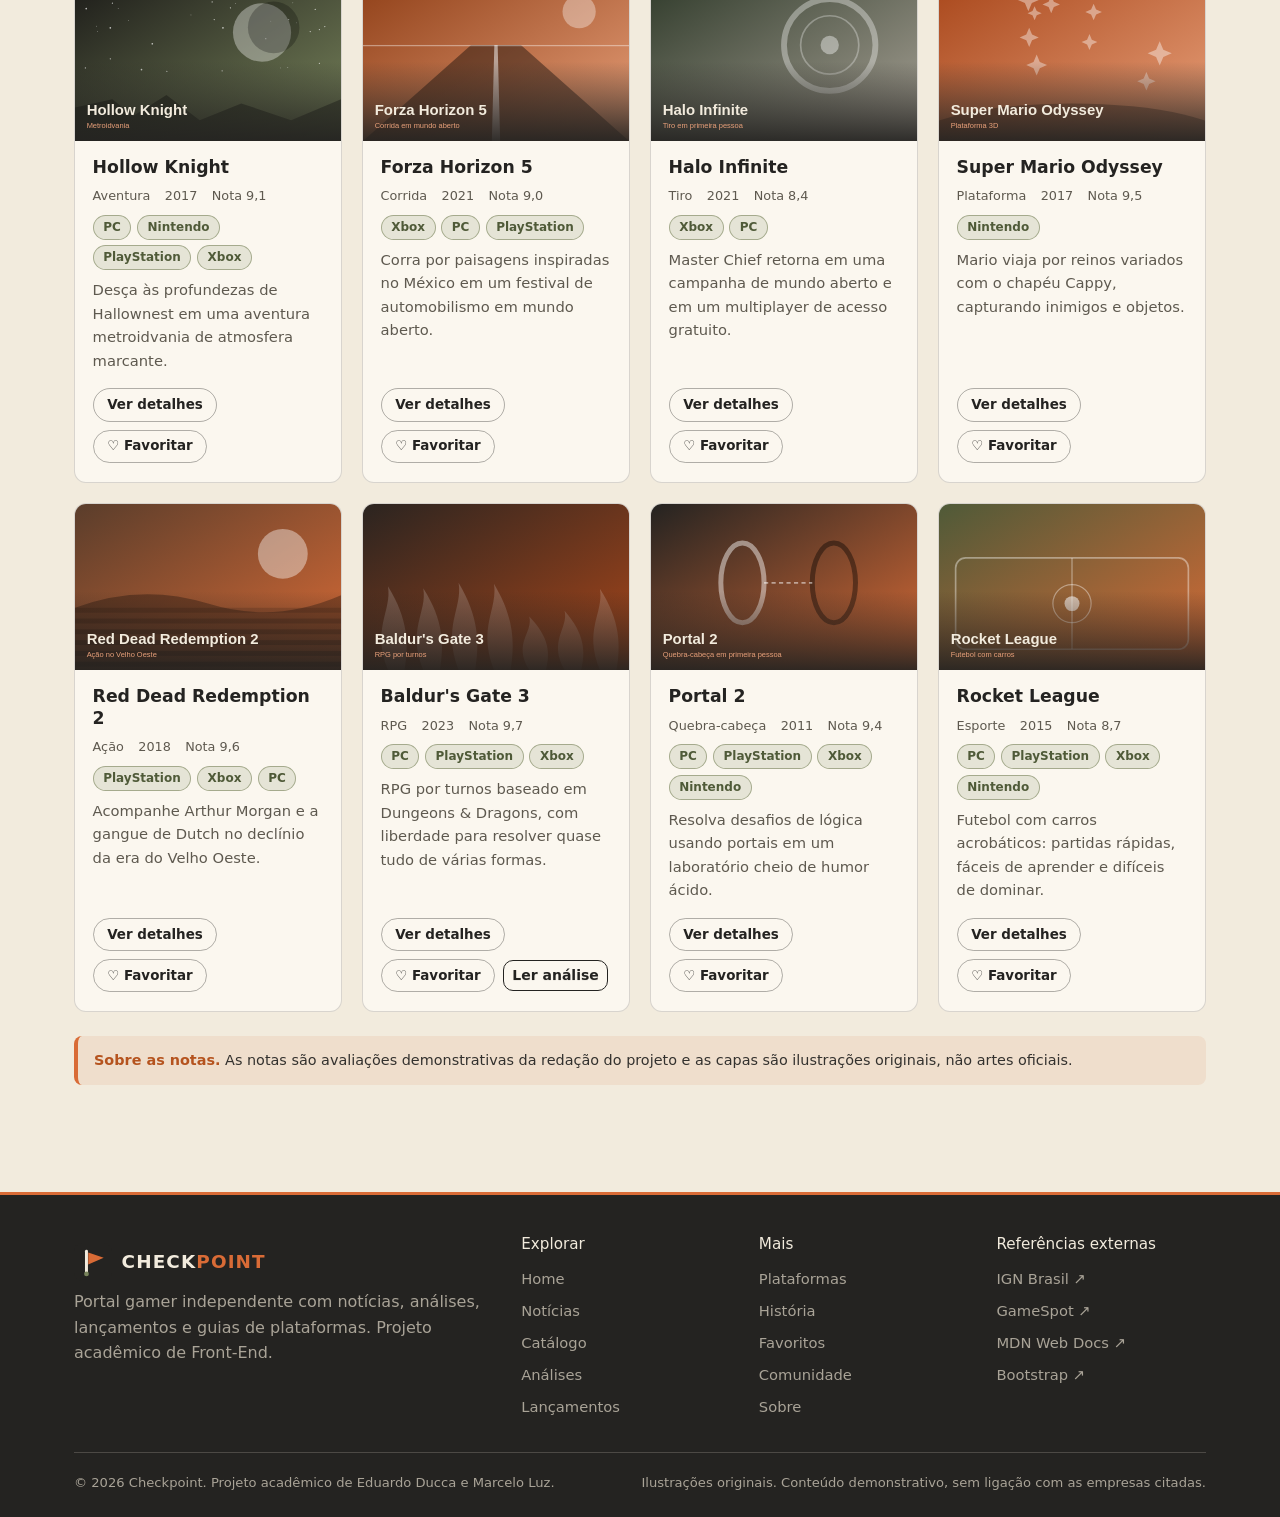
<file: CHECKPOINT/catalogo.html>
<!DOCTYPE html>
<!--
  CHECKPOINT - Portal gamer independente
  Arquivo: catalogo.html
  Descricao: Catálogo de jogos com pesquisa por nome e filtros por gênero e plataforma.
  Autores: Eduardo Ducca e Marcelo Luz
-->
<html lang="pt-BR">
<head>
  <meta charset="utf-8">
  <meta name="viewport" content="width=device-width, initial-scale=1">
  <meta name="description" content="Catálogo de jogos com pesquisa por nome e filtros por gênero e plataforma.">
  <meta name="theme-color" content="#0B1120">
  <title>Catálogo de jogos | Checkpoint</title>
  <link rel="icon" type="image/svg+xml" href="img/favicon.svg">
  <link rel="stylesheet" href="css/bootstrap.min.css">
  <link rel="stylesheet" href="css/style.css">
  <link rel="stylesheet" href="css/responsivo.css">
</head>
<body>
  <a id="ir-ao-conteudo" href="#conteudo">Ir para o conteúdo</a>
  <header id="topo">
    <nav class="navbar navbar-expand-xl nx-nav" aria-label="Navegação principal">
      <div class="conteiner">
        <a class="navbar-brand marca" href="index.html" aria-label="Checkpoint - página inicial"><img src="img/logo.svg" alt="" width="38" height="38"><span class="marca-texto">CHECK<span>POINT</span></span></a>
        <button class="navbar-toggler" type="button" data-bs-toggle="collapse" data-bs-target="#menu-principal" aria-controls="menu-principal" aria-expanded="false" aria-label="Abrir ou fechar o menu">
          <span class="navbar-toggler-icon"></span>
        </button>
        <div class="collapse navbar-collapse" id="menu-principal">
          <ul class="navbar-nav ms-auto">
          <li class="nav-item"><a class="nav-link" href="index.html">Home</a></li>
          <li class="nav-item"><a class="nav-link" href="noticias.html">Notícias</a></li>
          <li class="nav-item"><a class="nav-link active" aria-current="page" href="catalogo.html">Catálogo</a></li>
          <li class="nav-item"><a class="nav-link" href="analises.html">Análises</a></li>
          <li class="nav-item"><a class="nav-link" href="lancamentos.html">Lançamentos</a></li>
          <li class="nav-item"><a class="nav-link" href="plataformas.html">Plataformas</a></li>
          <li class="nav-item"><a class="nav-link" href="historia.html">História</a></li>
          <li class="nav-item"><a class="nav-link" href="favoritos.html">Favoritos <span class="contador contador-favoritos">0</span></a></li>
          <li class="nav-item"><a class="nav-link" href="comunidade.html">Comunidade</a></li>
          <li class="nav-item"><a class="nav-link" href="sobre.html">Sobre</a></li>
          <li class="nav-item"><a class="nav-link link-externo" href="https://br.ign.com" target="_blank" rel="noopener noreferrer">IGN ↗<span class="visually-hidden"> (abre em nova aba)</span></a></li>
          <li class="nav-item"><a class="nav-link link-externo" href="https://www.gamespot.com" target="_blank" rel="noopener noreferrer">GameSpot ↗<span class="visually-hidden"> (abre em nova aba)</span></a></li>
          </ul>
        </div>
      </div>
    </nav>
  </header>

  <main id="conteudo">
    <section class="cabecalho-pagina" aria-labelledby="titulo-pagina">
      <div class="conteiner">
        <h1 id="titulo-pagina">Catálogo de jogos</h1>
        <p>Pesquise pelo nome ou filtre por gênero e plataforma. Marque seus preferidos para vê-los na página de favoritos.</p>
      </div>
    </section>
    <section class="secao" aria-label="Catálogo">
      <div class="conteiner">
        <form class="barra-filtros" role="search" aria-label="Filtros do catálogo" onsubmit="return false;">
          <div class="campo-busca">
            <label class="form-label" for="busca-jogo">Buscar jogo</label>
            <input class="form-control" type="search" id="busca-jogo" placeholder="Digite o nome do jogo" autocomplete="off">
          </div>
          <div>
            <label class="form-label" for="filtro-genero">Gênero</label>
            <select class="form-select" id="filtro-genero">
              <option value="todos">Todos os gêneros</option>
            </select>
          </div>
          <div>
            <label class="form-label" for="filtro-plataforma">Plataforma</label>
            <select class="form-select" id="filtro-plataforma">
              <option value="todas">Todas as plataformas</option>
            </select>
          </div>
        </form>
        <div class="acoes-filtro">
          <p class="contagem-resultados" id="contagem-jogos" aria-live="polite"></p>
          <button class="btn btn-sm btn-outline-info" type="button" id="limpar-filtros">Limpar filtros</button>
        </div>
        <div class="grade grade-auto" id="galeria-jogos"></div>
        <div class="estado-vazio" id="sem-resultados" hidden>
          <h2>Nenhum jogo encontrado</h2>
          <p>Tente outro nome ou remova algum filtro para ver mais resultados.</p>
          <button class="btn btn-primary" type="button" id="limpar-filtros-vazio">Limpar filtros</button>
        </div>
        <p class="aviso-demo" style="margin-top: 1.5rem;"><strong>Sobre as notas.</strong> As notas são avaliações demonstrativas da redação do projeto e as capas são ilustrações originais, não artes oficiais.</p>
      </div>
    </section>
  </main>

  <footer id="rodape">
    <div class="conteiner">
      <div class="rodape-grade">
        <section aria-labelledby="rodape-sobre">
          <a class="marca" href="index.html"><img src="img/logo.svg" alt="" width="38" height="38"><span class="marca-texto">CHECK<span>POINT</span></span></a>
          <h4 id="rodape-sobre" class="somente-leitor">Sobre o portal</h4>
          <p>Portal gamer independente com notícias, análises, lançamentos e guias de plataformas. Projeto acadêmico de Front-End.</p>
        </section>
        <nav aria-labelledby="rodape-explorar">
          <h4 id="rodape-explorar">Explorar</h4>
          <ul>
            <li><a href="index.html">Home</a></li>
            <li><a href="noticias.html">Notícias</a></li>
            <li><a href="catalogo.html">Catálogo</a></li>
            <li><a href="analises.html">Análises</a></li>
            <li><a href="lancamentos.html">Lançamentos</a></li>
          </ul>
        </nav>
        <nav aria-labelledby="rodape-mais">
          <h4 id="rodape-mais">Mais</h4>
          <ul>
            <li><a href="plataformas.html">Plataformas</a></li>
            <li><a href="historia.html">História</a></li>
            <li><a href="favoritos.html">Favoritos</a></li>
            <li><a href="comunidade.html">Comunidade</a></li>
            <li><a href="sobre.html">Sobre</a></li>
          </ul>
        </nav>
        <nav aria-labelledby="rodape-fontes">
          <h4 id="rodape-fontes">Referências externas</h4>
          <ul>
            <li><a href="https://br.ign.com" target="_blank" rel="noopener noreferrer">IGN Brasil ↗</a></li>
            <li><a href="https://www.gamespot.com" target="_blank" rel="noopener noreferrer">GameSpot ↗</a></li>
            <li><a href="https://developer.mozilla.org/pt-BR/" target="_blank" rel="noopener noreferrer">MDN Web Docs ↗</a></li>
            <li><a href="https://getbootstrap.com" target="_blank" rel="noopener noreferrer">Bootstrap ↗</a></li>
          </ul>
        </nav>
      </div>
      <div class="rodape-base">
        <p>&copy; <span id="ano-atual">2026</span> Checkpoint. Projeto acadêmico de Eduardo Ducca e Marcelo Luz.</p>
        <p>Ilustrações originais. Conteúdo demonstrativo, sem ligação com as empresas citadas.</p>
      </div>
    </div>
  </footer>

  <div id="alertas" aria-live="polite" aria-atomic="false"></div>

  <script src="js/bootstrap.bundle.min.js"></script>
  <script src="js/main.js"></script>
  <script src="js/catalogo.js"></script>
</body>
</html>
</file>
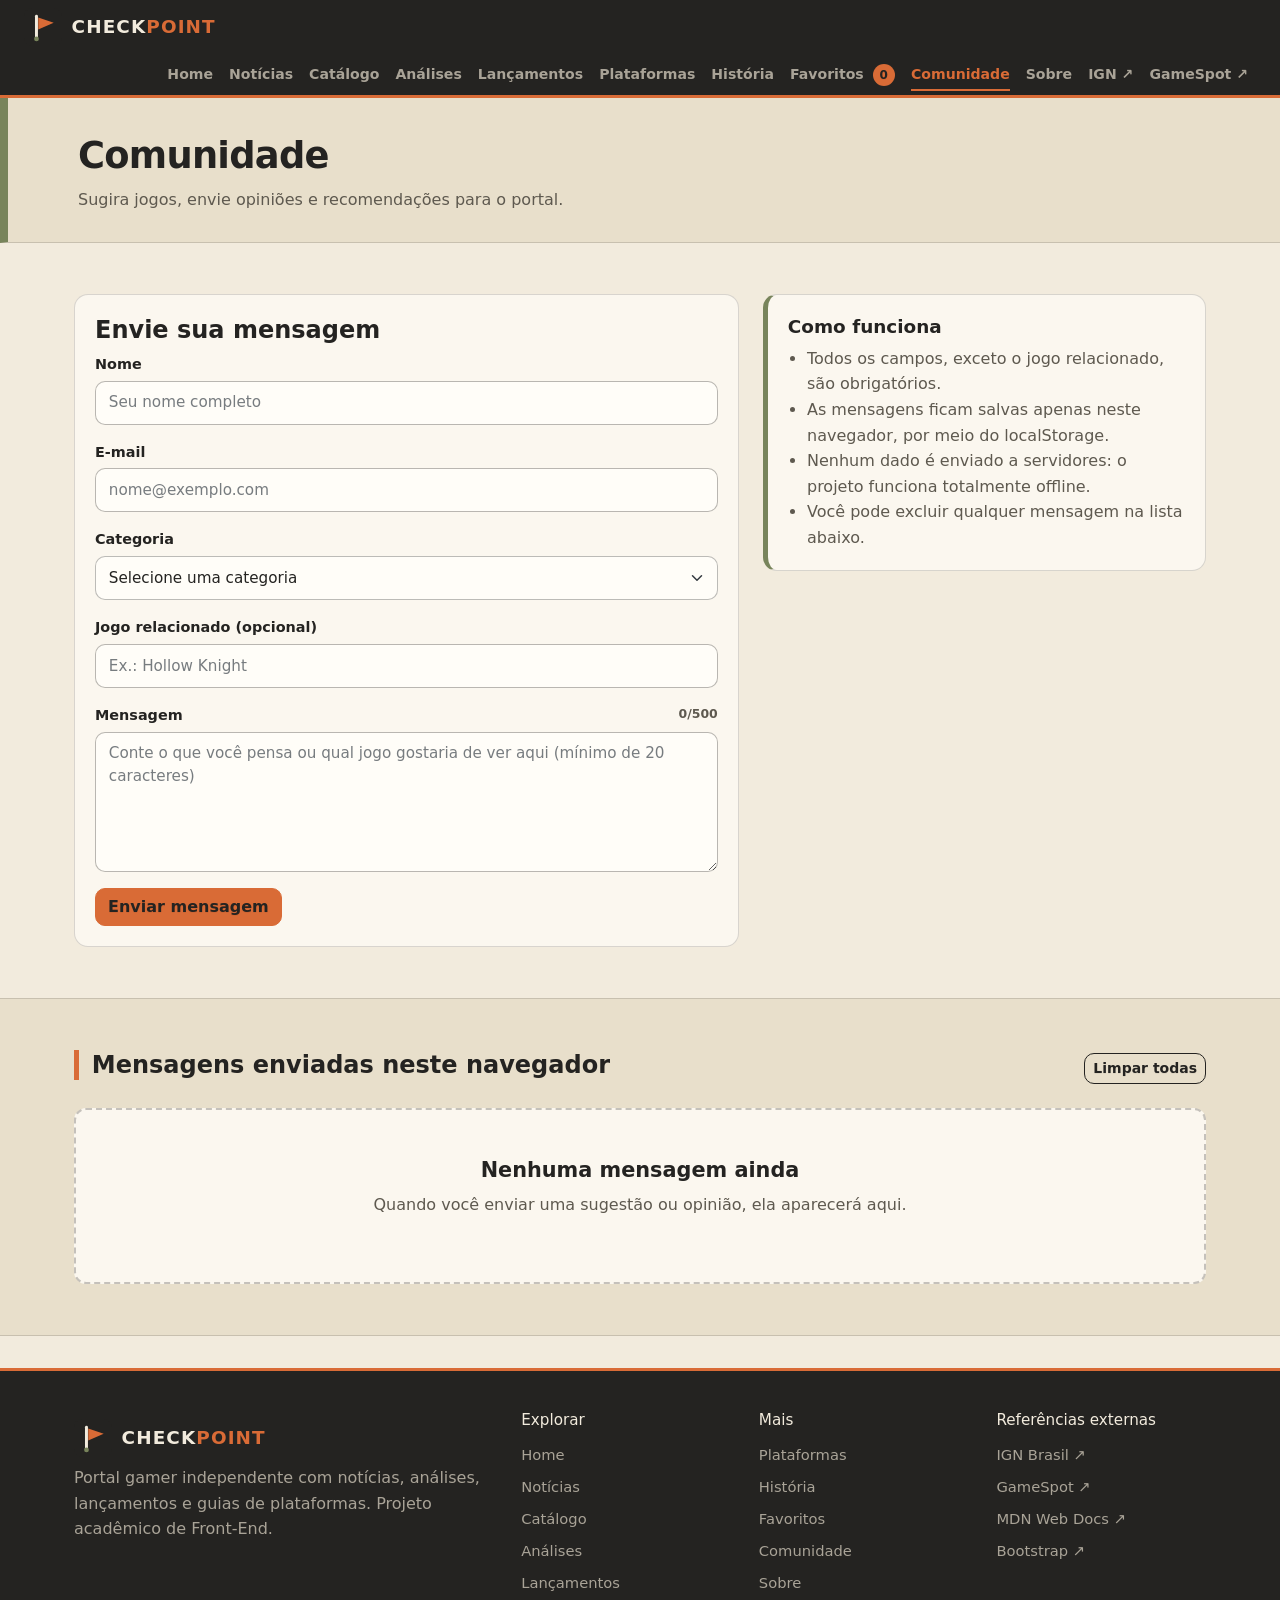
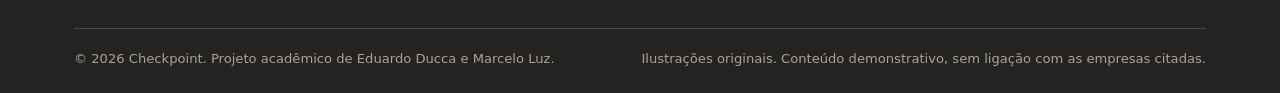
<file: CHECKPOINT/comunidade.html>
<!DOCTYPE html>
<!--
  CHECKPOINT - Portal gamer independente
  Arquivo: comunidade.html
  Descricao: Formulário para sugerir jogos e enviar opiniões, com validação e armazenamento local.
  Autores: Eduardo Ducca e Marcelo Luz
-->
<html lang="pt-BR">
<head>
  <meta charset="utf-8">
  <meta name="viewport" content="width=device-width, initial-scale=1">
  <meta name="description" content="Formulário para sugerir jogos e enviar opiniões, com validação e armazenamento local.">
  <meta name="theme-color" content="#0B1120">
  <title>Comunidade | Checkpoint</title>
  <link rel="icon" type="image/svg+xml" href="img/favicon.svg">
  <link rel="stylesheet" href="css/bootstrap.min.css">
  <link rel="stylesheet" href="css/style.css">
  <link rel="stylesheet" href="css/responsivo.css">
</head>
<body>
  <a id="ir-ao-conteudo" href="#conteudo">Ir para o conteúdo</a>
  <header id="topo">
    <nav class="navbar navbar-expand-xl nx-nav" aria-label="Navegação principal">
      <div class="conteiner">
        <a class="navbar-brand marca" href="index.html" aria-label="Checkpoint - página inicial"><img src="img/logo.svg" alt="" width="38" height="38"><span class="marca-texto">CHECK<span>POINT</span></span></a>
        <button class="navbar-toggler" type="button" data-bs-toggle="collapse" data-bs-target="#menu-principal" aria-controls="menu-principal" aria-expanded="false" aria-label="Abrir ou fechar o menu">
          <span class="navbar-toggler-icon"></span>
        </button>
        <div class="collapse navbar-collapse" id="menu-principal">
          <ul class="navbar-nav ms-auto">
          <li class="nav-item"><a class="nav-link" href="index.html">Home</a></li>
          <li class="nav-item"><a class="nav-link" href="noticias.html">Notícias</a></li>
          <li class="nav-item"><a class="nav-link" href="catalogo.html">Catálogo</a></li>
          <li class="nav-item"><a class="nav-link" href="analises.html">Análises</a></li>
          <li class="nav-item"><a class="nav-link" href="lancamentos.html">Lançamentos</a></li>
          <li class="nav-item"><a class="nav-link" href="plataformas.html">Plataformas</a></li>
          <li class="nav-item"><a class="nav-link" href="historia.html">História</a></li>
          <li class="nav-item"><a class="nav-link" href="favoritos.html">Favoritos <span class="contador contador-favoritos">0</span></a></li>
          <li class="nav-item"><a class="nav-link active" aria-current="page" href="comunidade.html">Comunidade</a></li>
          <li class="nav-item"><a class="nav-link" href="sobre.html">Sobre</a></li>
          <li class="nav-item"><a class="nav-link link-externo" href="https://br.ign.com" target="_blank" rel="noopener noreferrer">IGN ↗<span class="visually-hidden"> (abre em nova aba)</span></a></li>
          <li class="nav-item"><a class="nav-link link-externo" href="https://www.gamespot.com" target="_blank" rel="noopener noreferrer">GameSpot ↗<span class="visually-hidden"> (abre em nova aba)</span></a></li>
          </ul>
        </div>
      </div>
    </nav>
  </header>

  <main id="conteudo">
    <section class="cabecalho-pagina" aria-labelledby="titulo-pagina">
      <div class="conteiner">
        <h1 id="titulo-pagina">Comunidade</h1>
        <p>Sugira jogos, envie opiniões e recomendações para o portal.</p>
      </div>
    </section>
    <section class="secao" aria-label="Formulário da comunidade">
      <div class="conteiner">
        <div class="comunidade-layout">
          <form class="formulario-nx" id="formulario-comunidade" novalidate>
            <h2>Envie sua mensagem</h2>
            <div id="mensagem-formulario" aria-live="polite"></div>
            <div class="campo">
              <label class="form-label" for="nome">Nome</label>
              <input class="form-control" type="text" id="nome" name="nome" placeholder="Seu nome completo" required minlength="3" maxlength="60" pattern="[A-Za-zÀ-ÿ ]{3,60}" data-erro-padrao="Use apenas letras e espaços." autocomplete="name">
              <span class="erro-campo" id="nome-erro"></span>
            </div>
            <div class="campo">
              <label class="form-label" for="email">E-mail</label>
              <input class="form-control" type="email" id="email" name="email" placeholder="nome@exemplo.com" required autocomplete="email">
              <span class="erro-campo" id="email-erro"></span>
            </div>
            <div class="campo">
              <label class="form-label" for="categoria">Categoria</label>
              <select class="form-select" id="categoria" name="categoria" required>
                <option value="">Selecione uma categoria</option>
                <option value="Sugestão de jogo">Sugestão de jogo</option>
                <option value="Opinião">Opinião</option>
                <option value="Recomendação">Recomendação</option>
                <option value="Outro assunto">Outro assunto</option>
              </select>
              <span class="erro-campo" id="categoria-erro"></span>
            </div>
            <div class="campo">
              <label class="form-label" for="jogo">Jogo relacionado (opcional)</label>
              <input class="form-control" type="text" id="jogo" name="jogo" placeholder="Ex.: Hollow Knight" maxlength="60">
              <span class="erro-campo" id="jogo-erro"></span>
            </div>
            <div class="campo">
              <label class="form-label" for="mensagem">Mensagem <span class="contador-caracteres" id="contador-mensagem">0/500</span></label>
              <textarea class="form-control" id="mensagem" name="mensagem" rows="5" placeholder="Conte o que você pensa ou qual jogo gostaria de ver aqui (mínimo de 20 caracteres)" required minlength="20" maxlength="500"></textarea>
              <span class="erro-campo" id="mensagem-erro"></span>
            </div>
            <button class="btn btn-primary" type="submit">Enviar mensagem</button>
          </form>
          <aside class="painel-info" aria-labelledby="titulo-como-funciona">
            <h2 id="titulo-como-funciona">Como funciona</h2>
            <ul>
              <li>Todos os campos, exceto o jogo relacionado, são obrigatórios.</li>
              <li>As mensagens ficam salvas apenas neste navegador, por meio do localStorage.</li>
              <li>Nenhum dado é enviado a servidores: o projeto funciona totalmente offline.</li>
              <li>Você pode excluir qualquer mensagem na lista abaixo.</li>
            </ul>
          </aside>
        </div>
      </div>
    </section>
    <section class="secao secao-alt" aria-labelledby="titulo-enviadas">
      <div class="conteiner">
        <div class="secao-cabecalho">
          <h2 id="titulo-enviadas">Mensagens enviadas neste navegador</h2>
          <button class="btn btn-sm btn-outline-info" type="button" id="limpar-sugestoes">Limpar todas</button>
        </div>
        <div class="lista-sugestoes" id="lista-sugestoes"></div>
        <div class="estado-vazio" id="sem-sugestoes">
          <h2>Nenhuma mensagem ainda</h2>
          <p>Quando você enviar uma sugestão ou opinião, ela aparecerá aqui.</p>
        </div>
      </div>
    </section>
  </main>

  <footer id="rodape">
    <div class="conteiner">
      <div class="rodape-grade">
        <section aria-labelledby="rodape-sobre">
          <a class="marca" href="index.html"><img src="img/logo.svg" alt="" width="38" height="38"><span class="marca-texto">CHECK<span>POINT</span></span></a>
          <h4 id="rodape-sobre" class="somente-leitor">Sobre o portal</h4>
          <p>Portal gamer independente com notícias, análises, lançamentos e guias de plataformas. Projeto acadêmico de Front-End.</p>
        </section>
        <nav aria-labelledby="rodape-explorar">
          <h4 id="rodape-explorar">Explorar</h4>
          <ul>
            <li><a href="index.html">Home</a></li>
            <li><a href="noticias.html">Notícias</a></li>
            <li><a href="catalogo.html">Catálogo</a></li>
            <li><a href="analises.html">Análises</a></li>
            <li><a href="lancamentos.html">Lançamentos</a></li>
          </ul>
        </nav>
        <nav aria-labelledby="rodape-mais">
          <h4 id="rodape-mais">Mais</h4>
          <ul>
            <li><a href="plataformas.html">Plataformas</a></li>
            <li><a href="historia.html">História</a></li>
            <li><a href="favoritos.html">Favoritos</a></li>
            <li><a href="comunidade.html">Comunidade</a></li>
            <li><a href="sobre.html">Sobre</a></li>
          </ul>
        </nav>
        <nav aria-labelledby="rodape-fontes">
          <h4 id="rodape-fontes">Referências externas</h4>
          <ul>
            <li><a href="https://br.ign.com" target="_blank" rel="noopener noreferrer">IGN Brasil ↗</a></li>
            <li><a href="https://www.gamespot.com" target="_blank" rel="noopener noreferrer">GameSpot ↗</a></li>
            <li><a href="https://developer.mozilla.org/pt-BR/" target="_blank" rel="noopener noreferrer">MDN Web Docs ↗</a></li>
            <li><a href="https://getbootstrap.com" target="_blank" rel="noopener noreferrer">Bootstrap ↗</a></li>
          </ul>
        </nav>
      </div>
      <div class="rodape-base">
        <p>&copy; <span id="ano-atual">2026</span> Checkpoint. Projeto acadêmico de Eduardo Ducca e Marcelo Luz.</p>
        <p>Ilustrações originais. Conteúdo demonstrativo, sem ligação com as empresas citadas.</p>
      </div>
    </div>
  </footer>

  <div id="alertas" aria-live="polite" aria-atomic="false"></div>

  <script src="js/bootstrap.bundle.min.js"></script>
  <script src="js/main.js"></script>
  <script src="js/formulario.js"></script>
</body>
</html>
</file>
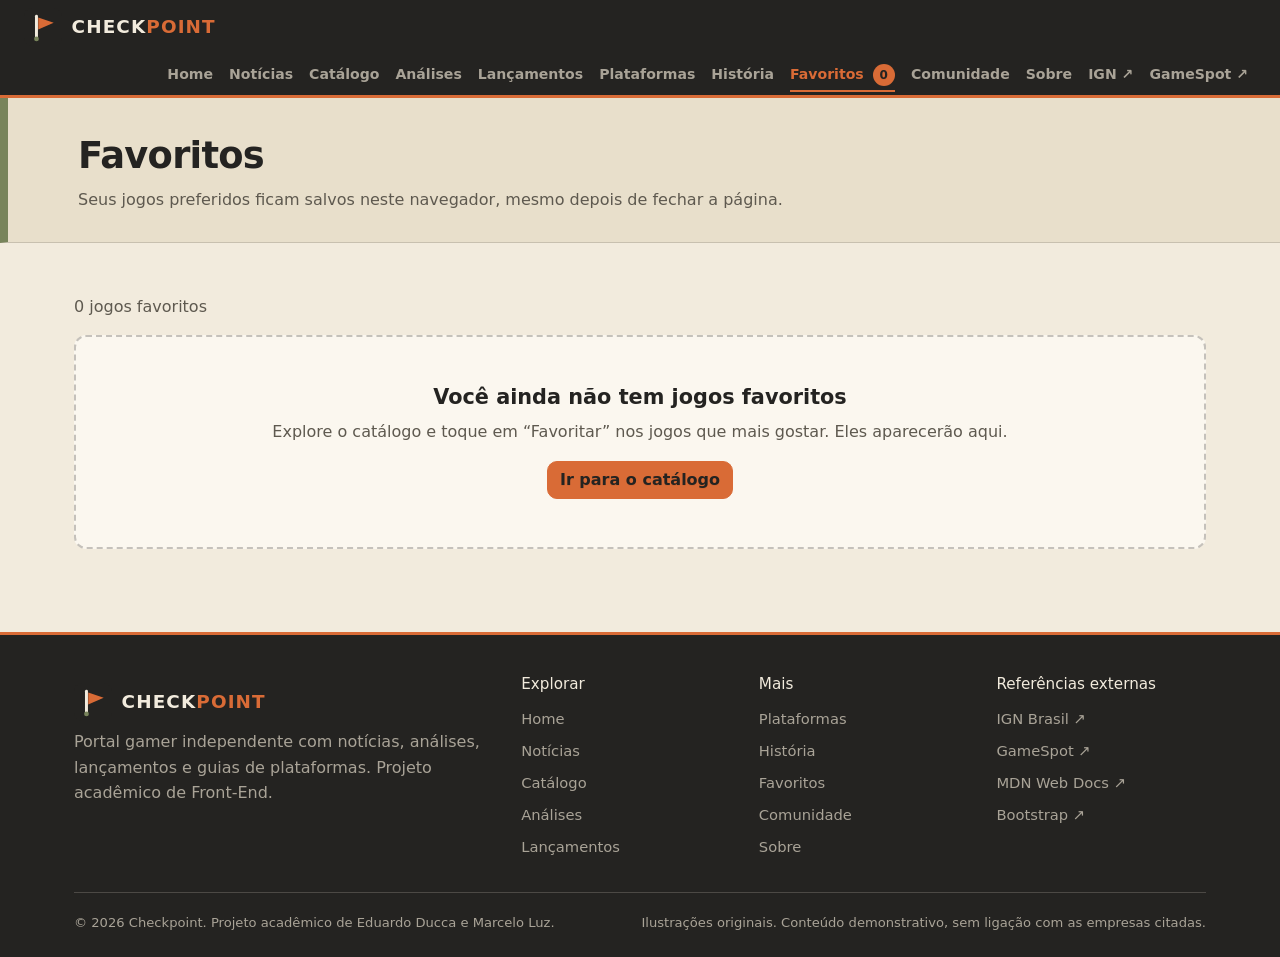
<file: CHECKPOINT/favoritos.html>
<!DOCTYPE html>
<!--
  CHECKPOINT - Portal gamer independente
  Arquivo: favoritos.html
  Descricao: Lista de jogos favoritos salva no navegador com localStorage.
  Autores: Eduardo Ducca e Marcelo Luz
-->
<html lang="pt-BR">
<head>
  <meta charset="utf-8">
  <meta name="viewport" content="width=device-width, initial-scale=1">
  <meta name="description" content="Lista de jogos favoritos salva no navegador com localStorage.">
  <meta name="theme-color" content="#0B1120">
  <title>Favoritos | Checkpoint</title>
  <link rel="icon" type="image/svg+xml" href="img/favicon.svg">
  <link rel="stylesheet" href="css/bootstrap.min.css">
  <link rel="stylesheet" href="css/style.css">
  <link rel="stylesheet" href="css/responsivo.css">
</head>
<body>
  <a id="ir-ao-conteudo" href="#conteudo">Ir para o conteúdo</a>
  <header id="topo">
    <nav class="navbar navbar-expand-xl nx-nav" aria-label="Navegação principal">
      <div class="conteiner">
        <a class="navbar-brand marca" href="index.html" aria-label="Checkpoint - página inicial"><img src="img/logo.svg" alt="" width="38" height="38"><span class="marca-texto">CHECK<span>POINT</span></span></a>
        <button class="navbar-toggler" type="button" data-bs-toggle="collapse" data-bs-target="#menu-principal" aria-controls="menu-principal" aria-expanded="false" aria-label="Abrir ou fechar o menu">
          <span class="navbar-toggler-icon"></span>
        </button>
        <div class="collapse navbar-collapse" id="menu-principal">
          <ul class="navbar-nav ms-auto">
          <li class="nav-item"><a class="nav-link" href="index.html">Home</a></li>
          <li class="nav-item"><a class="nav-link" href="noticias.html">Notícias</a></li>
          <li class="nav-item"><a class="nav-link" href="catalogo.html">Catálogo</a></li>
          <li class="nav-item"><a class="nav-link" href="analises.html">Análises</a></li>
          <li class="nav-item"><a class="nav-link" href="lancamentos.html">Lançamentos</a></li>
          <li class="nav-item"><a class="nav-link" href="plataformas.html">Plataformas</a></li>
          <li class="nav-item"><a class="nav-link" href="historia.html">História</a></li>
          <li class="nav-item"><a class="nav-link active" aria-current="page" href="favoritos.html">Favoritos <span class="contador contador-favoritos">0</span></a></li>
          <li class="nav-item"><a class="nav-link" href="comunidade.html">Comunidade</a></li>
          <li class="nav-item"><a class="nav-link" href="sobre.html">Sobre</a></li>
          <li class="nav-item"><a class="nav-link link-externo" href="https://br.ign.com" target="_blank" rel="noopener noreferrer">IGN ↗<span class="visually-hidden"> (abre em nova aba)</span></a></li>
          <li class="nav-item"><a class="nav-link link-externo" href="https://www.gamespot.com" target="_blank" rel="noopener noreferrer">GameSpot ↗<span class="visually-hidden"> (abre em nova aba)</span></a></li>
          </ul>
        </div>
      </div>
    </nav>
  </header>

  <main id="conteudo">
    <section class="cabecalho-pagina" aria-labelledby="titulo-pagina">
      <div class="conteiner">
        <h1 id="titulo-pagina">Favoritos</h1>
        <p>Seus jogos preferidos ficam salvos neste navegador, mesmo depois de fechar a página.</p>
      </div>
    </section>
    <section class="secao" aria-label="Lista de favoritos">
      <div class="conteiner">
        <div class="barra-filtros" id="painel-controles" hidden>
          <div>
            <label class="form-label" for="ordenar-favoritos">Ordenar por</label>
            <select class="form-select" id="ordenar-favoritos">
              <option value="adicao">Ordem em que foram adicionados</option>
              <option value="nome">Nome (A a Z)</option>
              <option value="nota">Maior nota</option>
              <option value="ano">Mais recentes</option>
            </select>
          </div>
          <div>
            <button class="btn btn-outline-info" type="button" id="remover-todos">Remover todos</button>
          </div>
        </div>
        <p class="contagem-resultados" id="contagem-favoritos" aria-live="polite"></p>
        <div class="grade grade-auto" id="lista-favoritos"></div>
        <div class="estado-vazio" id="sem-favoritos" hidden>
          <h2>Você ainda não tem jogos favoritos</h2>
          <p>Explore o catálogo e toque em “Favoritar” nos jogos que mais gostar. Eles aparecerão aqui.</p>
          <a class="btn btn-primary" href="catalogo.html">Ir para o catálogo</a>
        </div>
      </div>
    </section>
  </main>

  <footer id="rodape">
    <div class="conteiner">
      <div class="rodape-grade">
        <section aria-labelledby="rodape-sobre">
          <a class="marca" href="index.html"><img src="img/logo.svg" alt="" width="38" height="38"><span class="marca-texto">CHECK<span>POINT</span></span></a>
          <h4 id="rodape-sobre" class="somente-leitor">Sobre o portal</h4>
          <p>Portal gamer independente com notícias, análises, lançamentos e guias de plataformas. Projeto acadêmico de Front-End.</p>
        </section>
        <nav aria-labelledby="rodape-explorar">
          <h4 id="rodape-explorar">Explorar</h4>
          <ul>
            <li><a href="index.html">Home</a></li>
            <li><a href="noticias.html">Notícias</a></li>
            <li><a href="catalogo.html">Catálogo</a></li>
            <li><a href="analises.html">Análises</a></li>
            <li><a href="lancamentos.html">Lançamentos</a></li>
          </ul>
        </nav>
        <nav aria-labelledby="rodape-mais">
          <h4 id="rodape-mais">Mais</h4>
          <ul>
            <li><a href="plataformas.html">Plataformas</a></li>
            <li><a href="historia.html">História</a></li>
            <li><a href="favoritos.html">Favoritos</a></li>
            <li><a href="comunidade.html">Comunidade</a></li>
            <li><a href="sobre.html">Sobre</a></li>
          </ul>
        </nav>
        <nav aria-labelledby="rodape-fontes">
          <h4 id="rodape-fontes">Referências externas</h4>
          <ul>
            <li><a href="https://br.ign.com" target="_blank" rel="noopener noreferrer">IGN Brasil ↗</a></li>
            <li><a href="https://www.gamespot.com" target="_blank" rel="noopener noreferrer">GameSpot ↗</a></li>
            <li><a href="https://developer.mozilla.org/pt-BR/" target="_blank" rel="noopener noreferrer">MDN Web Docs ↗</a></li>
            <li><a href="https://getbootstrap.com" target="_blank" rel="noopener noreferrer">Bootstrap ↗</a></li>
          </ul>
        </nav>
      </div>
      <div class="rodape-base">
        <p>&copy; <span id="ano-atual">2026</span> Checkpoint. Projeto acadêmico de Eduardo Ducca e Marcelo Luz.</p>
        <p>Ilustrações originais. Conteúdo demonstrativo, sem ligação com as empresas citadas.</p>
      </div>
    </div>
  </footer>

  <div id="alertas" aria-live="polite" aria-atomic="false"></div>

  <script src="js/bootstrap.bundle.min.js"></script>
  <script src="js/main.js"></script>
  <script src="js/favoritos.js"></script>
</body>
</html>
</file>
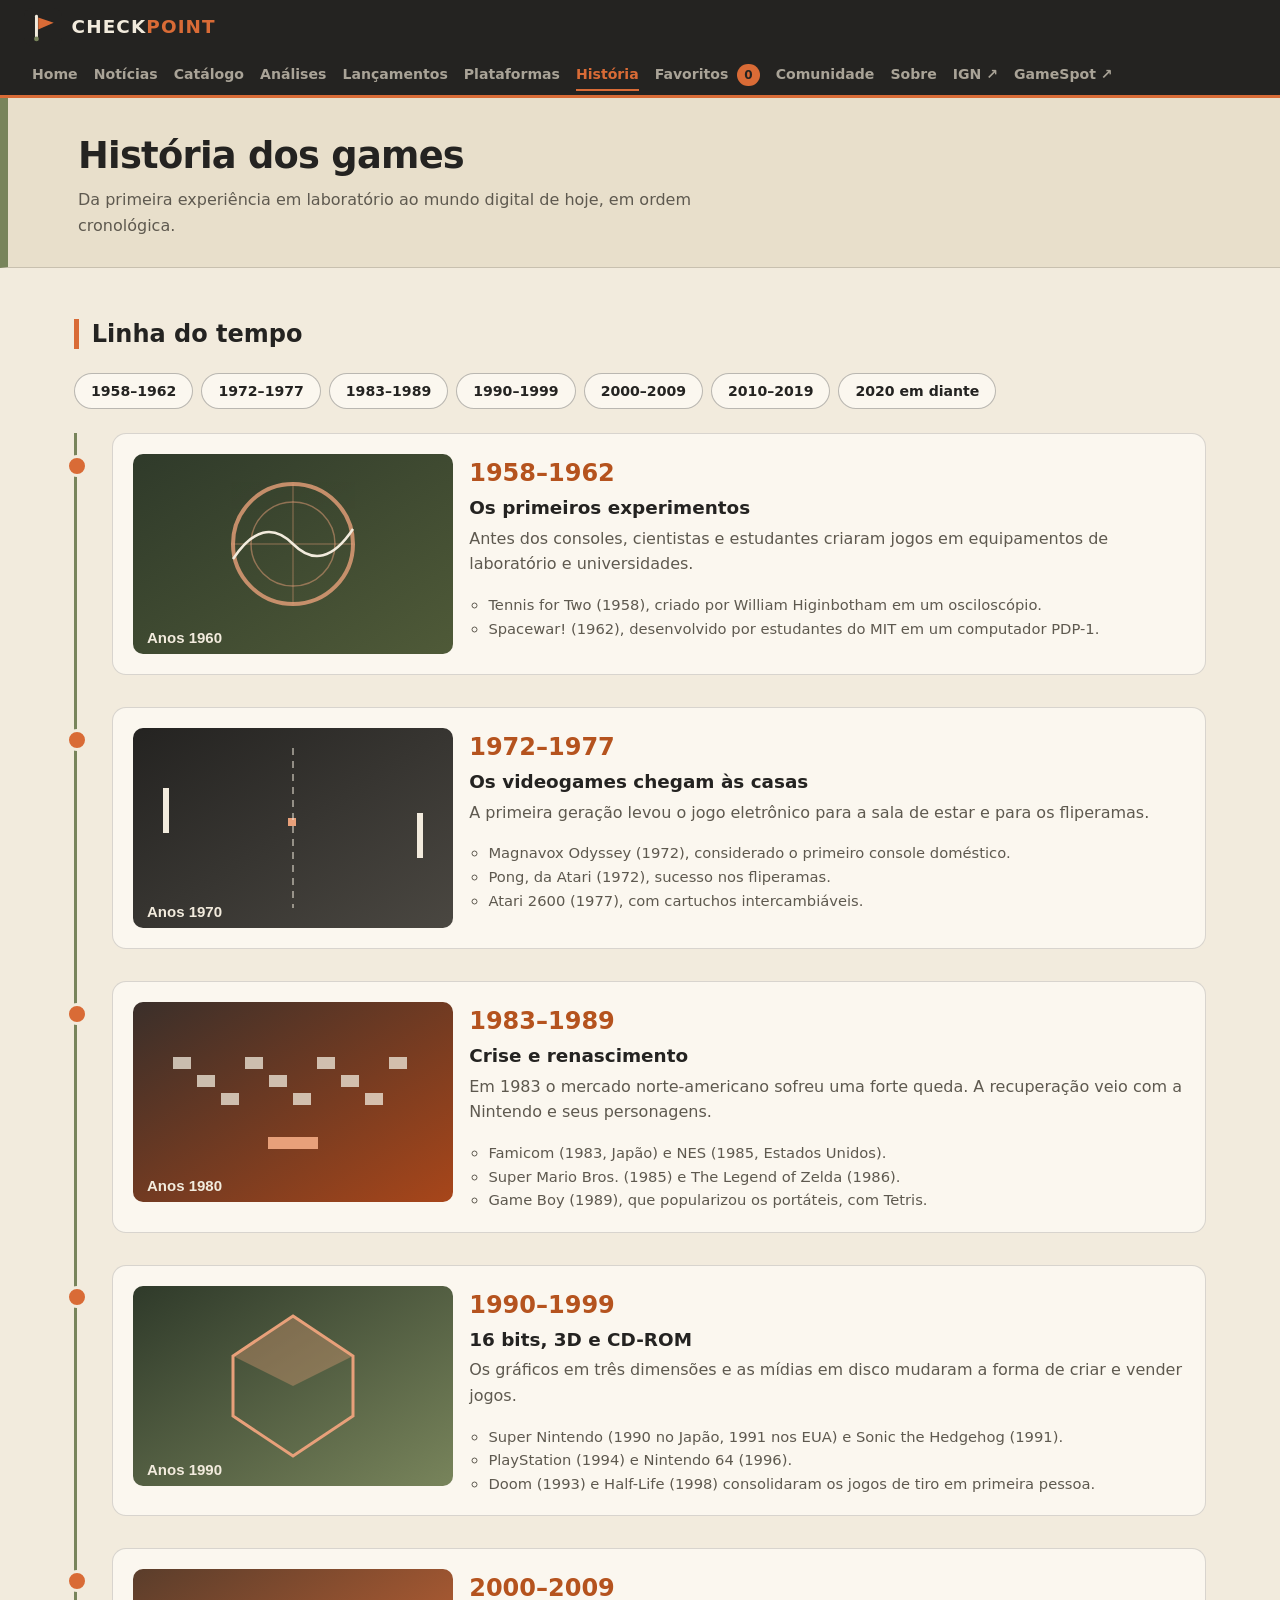
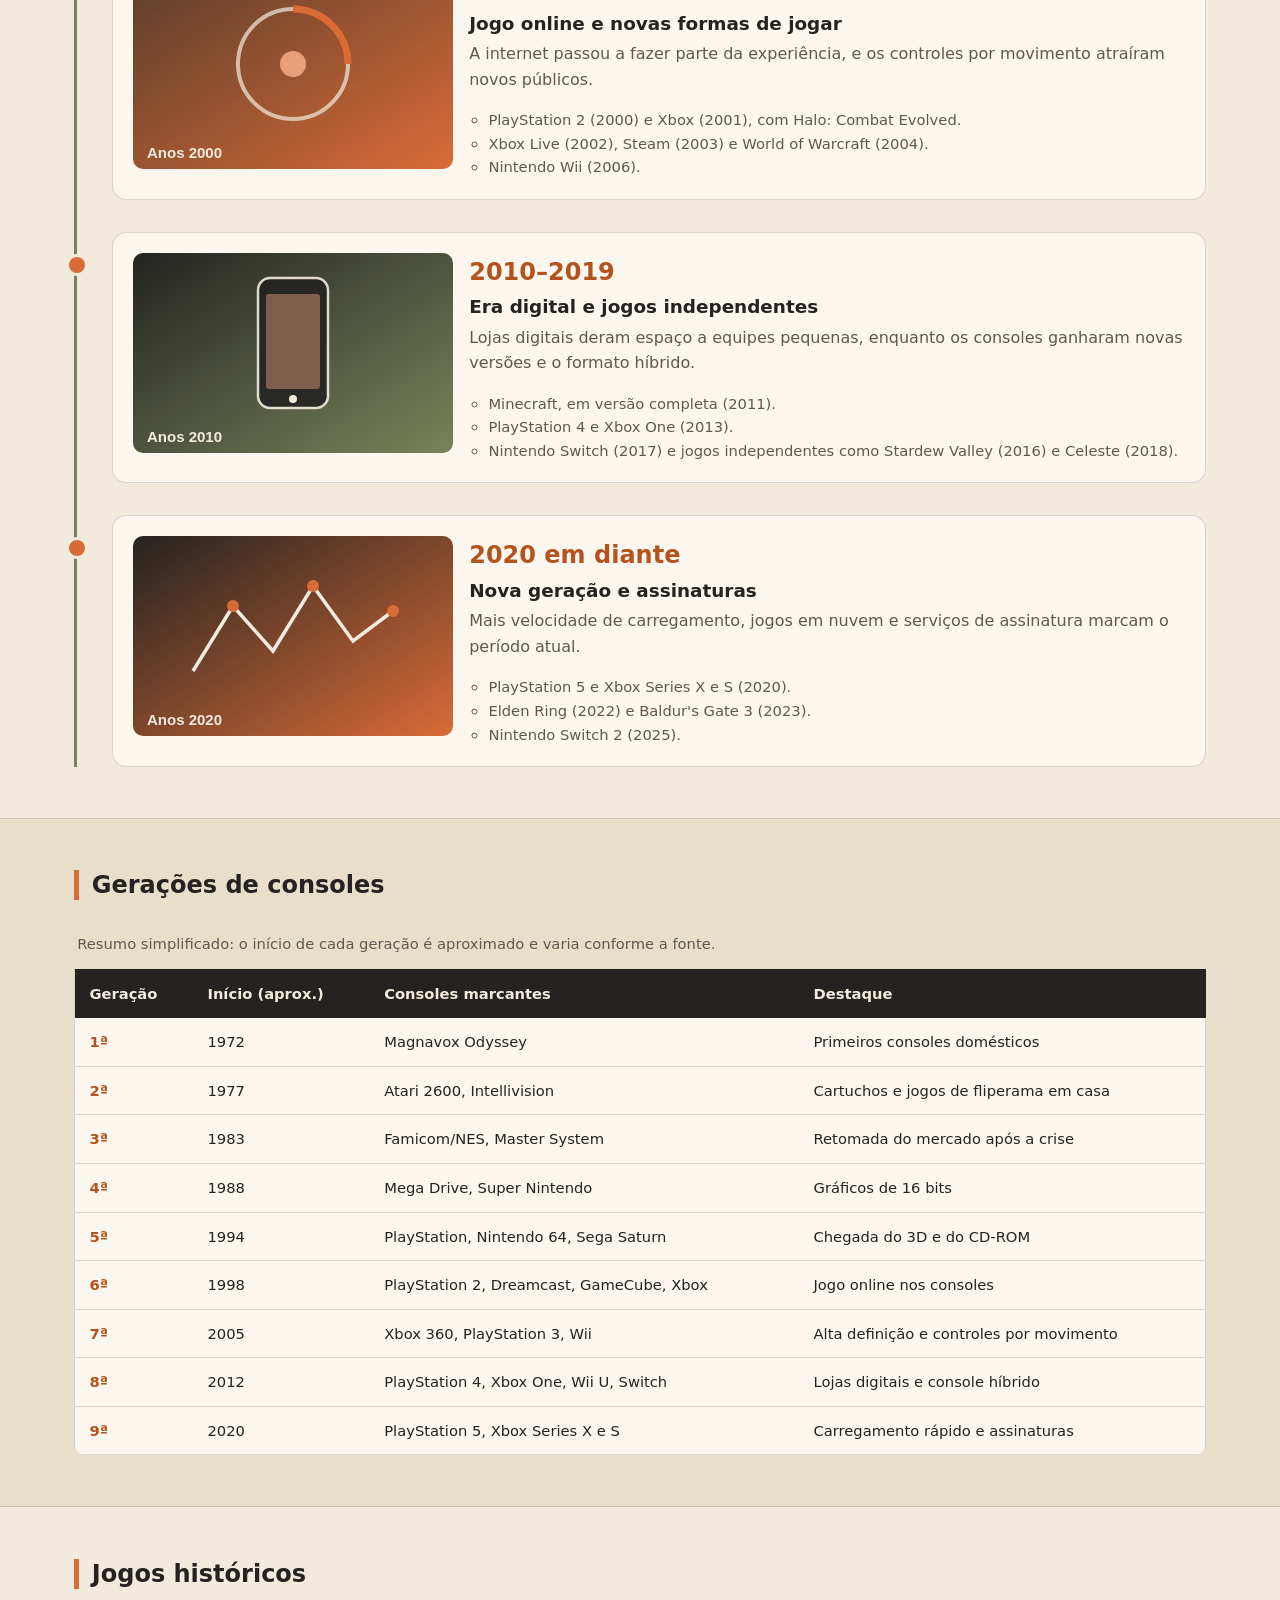
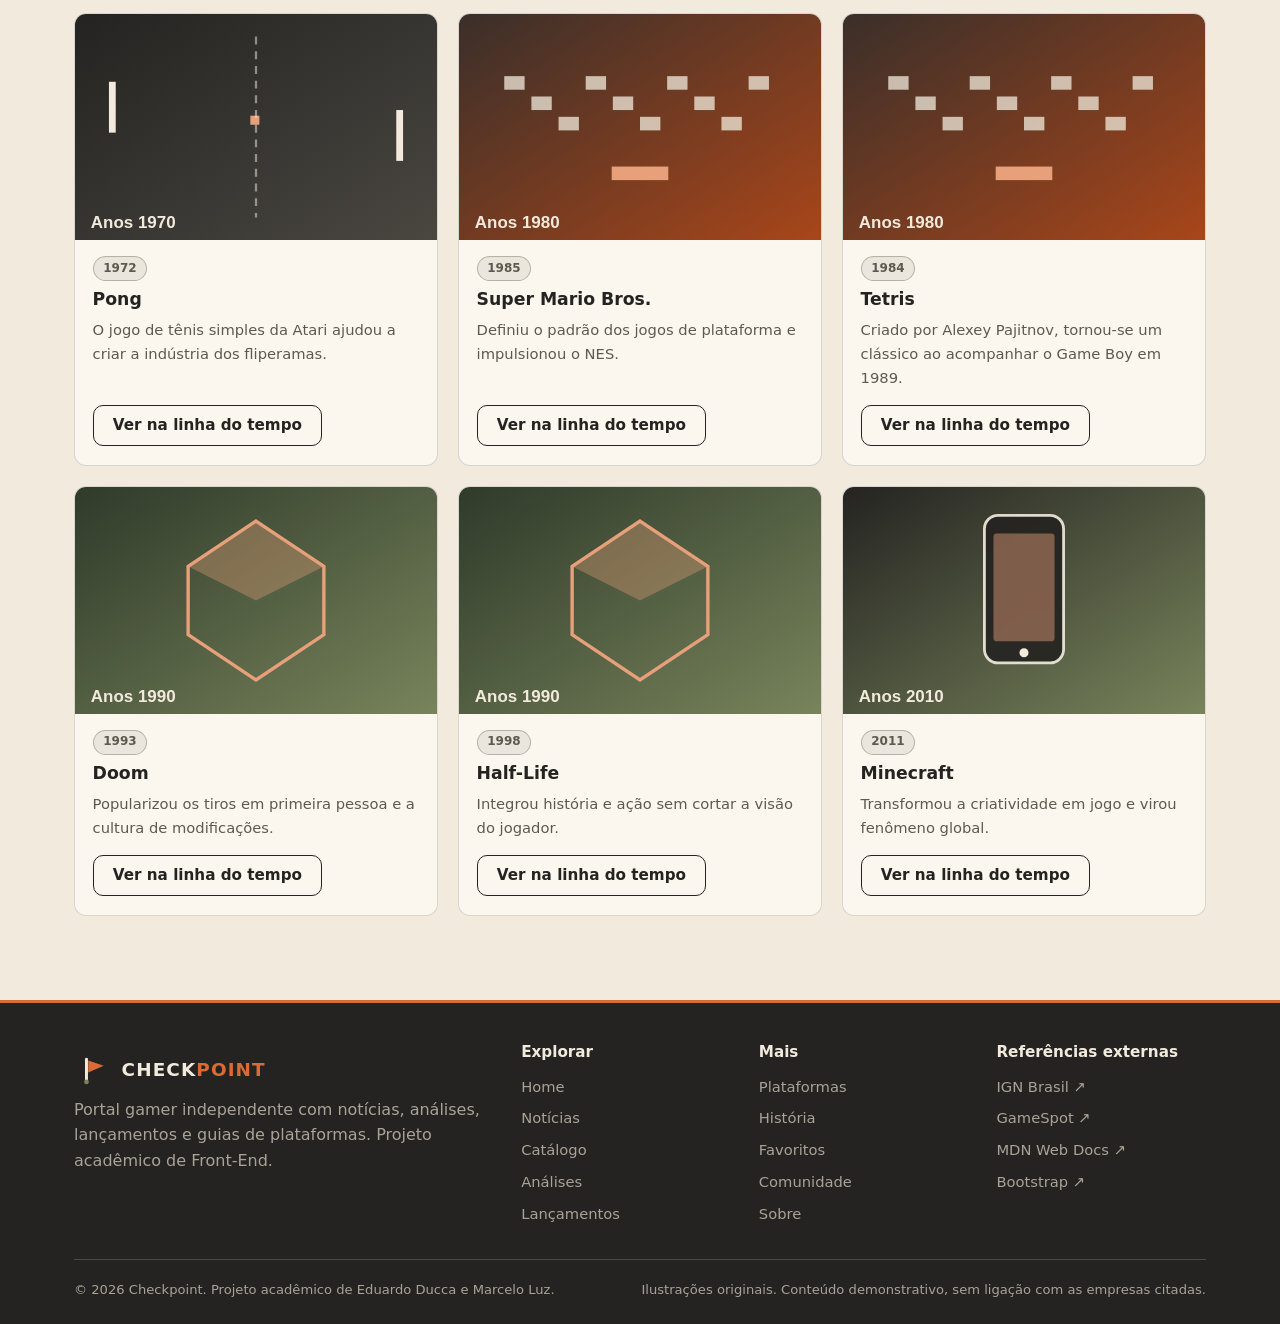
<file: CHECKPOINT/historia.html>
<!DOCTYPE html>
<!--
  CHECKPOINT - Portal gamer independente
  Arquivo: historia.html
  Descricao: Linha do tempo da evolução dos videogames, gerações de consoles e jogos históricos.
  Autores: Eduardo Ducca e Marcelo Luz
-->
<html lang="pt-BR">
<head>
  <meta charset="utf-8">
  <meta name="viewport" content="width=device-width, initial-scale=1">
  <meta name="description" content="Linha do tempo da evolução dos videogames, gerações de consoles e jogos históricos.">
  <meta name="theme-color" content="#0B1120">
  <title>História dos games | Checkpoint</title>
  <link rel="icon" type="image/svg+xml" href="img/favicon.svg">
  <link rel="stylesheet" href="css/style.css">
  <link rel="stylesheet" href="css/responsivo.css">
</head>
<body>
  <a id="ir-ao-conteudo" href="#conteudo">Ir para o conteúdo</a>
  <header id="topo">
    <nav class="menu-puro" aria-label="Navegação principal">
      <div class="conteiner">
        <a class="marca" href="index.html" aria-label="Checkpoint - página inicial"><img src="img/logo.svg" alt="" width="38" height="38"><span class="marca-texto">CHECK<span>POINT</span></span></a>
        <button class="menu-botao" id="menu-botao" type="button" aria-expanded="false" aria-controls="menu-colapso" aria-label="Abrir ou fechar o menu">&#9776;</button>
        <div class="menu-colapso" id="menu-colapso">
          <ul class="menu-lista">
          <li><a href="index.html">Home</a></li>
          <li><a href="noticias.html">Notícias</a></li>
          <li><a href="catalogo.html">Catálogo</a></li>
          <li><a href="analises.html">Análises</a></li>
          <li><a href="lancamentos.html">Lançamentos</a></li>
          <li><a href="plataformas.html">Plataformas</a></li>
          <li><a class="ativo" aria-current="page" href="historia.html">História</a></li>
          <li><a href="favoritos.html">Favoritos <span class="contador contador-favoritos">0</span></a></li>
          <li><a href="comunidade.html">Comunidade</a></li>
          <li><a href="sobre.html">Sobre</a></li>
          <li><a class="link-externo" href="https://br.ign.com" target="_blank" rel="noopener noreferrer">IGN ↗<span class="somente-leitor"> (abre em nova aba)</span></a></li>
          <li><a class="link-externo" href="https://www.gamespot.com" target="_blank" rel="noopener noreferrer">GameSpot ↗<span class="somente-leitor"> (abre em nova aba)</span></a></li>
          </ul>
        </div>
      </div>
    </nav>
  </header>

  <main id="conteudo">
    <section class="cabecalho-pagina" aria-labelledby="titulo-pagina">
      <div class="conteiner">
        <h1 id="titulo-pagina">História dos games</h1>
        <p>Da primeira experiência em laboratório ao mundo digital de hoje, em ordem cronológica.</p>
      </div>
    </section>
    <section class="secao" aria-labelledby="titulo-linha">
      <div class="conteiner">
        <div class="secao-cabecalho"><h2 id="titulo-linha">Linha do tempo</h2></div>
        <nav class="abas-categoria" aria-label="Ir para uma época">
          <a class="aba" href="#decada-1960">1958–1962</a>
          <a class="aba" href="#decada-1970">1972–1977</a>
          <a class="aba" href="#decada-1980">1983–1989</a>
          <a class="aba" href="#decada-1990">1990–1999</a>
          <a class="aba" href="#decada-2000">2000–2009</a>
          <a class="aba" href="#decada-2010">2010–2019</a>
          <a class="aba" href="#decada-2020">2020 em diante</a>
        </nav>
        <ol class="linha-tempo">
        <li class="marco" id="decada-1960">
          <img src="img/era-1960.svg" alt="Ilustração representando o período de 1958–1962" loading="lazy">
          <div>
            <span class="marco-ano">1958–1962</span>
            <h3>Os primeiros experimentos</h3>
            <p>Antes dos consoles, cientistas e estudantes criaram jogos em equipamentos de laboratório e universidades.</p>
            <ul><li>Tennis for Two (1958), criado por William Higinbotham em um osciloscópio.</li><li>Spacewar! (1962), desenvolvido por estudantes do MIT em um computador PDP-1.</li></ul>
          </div>
        </li>
        <li class="marco" id="decada-1970">
          <img src="img/era-1970.svg" alt="Ilustração representando o período de 1972–1977" loading="lazy">
          <div>
            <span class="marco-ano">1972–1977</span>
            <h3>Os videogames chegam às casas</h3>
            <p>A primeira geração levou o jogo eletrônico para a sala de estar e para os fliperamas.</p>
            <ul><li>Magnavox Odyssey (1972), considerado o primeiro console doméstico.</li><li>Pong, da Atari (1972), sucesso nos fliperamas.</li><li>Atari 2600 (1977), com cartuchos intercambiáveis.</li></ul>
          </div>
        </li>
        <li class="marco" id="decada-1980">
          <img src="img/era-1980.svg" alt="Ilustração representando o período de 1983–1989" loading="lazy">
          <div>
            <span class="marco-ano">1983–1989</span>
            <h3>Crise e renascimento</h3>
            <p>Em 1983 o mercado norte-americano sofreu uma forte queda. A recuperação veio com a Nintendo e seus personagens.</p>
            <ul><li>Famicom (1983, Japão) e NES (1985, Estados Unidos).</li><li>Super Mario Bros. (1985) e The Legend of Zelda (1986).</li><li>Game Boy (1989), que popularizou os portáteis, com Tetris.</li></ul>
          </div>
        </li>
        <li class="marco" id="decada-1990">
          <img src="img/era-1990.svg" alt="Ilustração representando o período de 1990–1999" loading="lazy">
          <div>
            <span class="marco-ano">1990–1999</span>
            <h3>16 bits, 3D e CD-ROM</h3>
            <p>Os gráficos em três dimensões e as mídias em disco mudaram a forma de criar e vender jogos.</p>
            <ul><li>Super Nintendo (1990 no Japão, 1991 nos EUA) e Sonic the Hedgehog (1991).</li><li>PlayStation (1994) e Nintendo 64 (1996).</li><li>Doom (1993) e Half-Life (1998) consolidaram os jogos de tiro em primeira pessoa.</li></ul>
          </div>
        </li>
        <li class="marco" id="decada-2000">
          <img src="img/era-2000.svg" alt="Ilustração representando o período de 2000–2009" loading="lazy">
          <div>
            <span class="marco-ano">2000–2009</span>
            <h3>Jogo online e novas formas de jogar</h3>
            <p>A internet passou a fazer parte da experiência, e os controles por movimento atraíram novos públicos.</p>
            <ul><li>PlayStation 2 (2000) e Xbox (2001), com Halo: Combat Evolved.</li><li>Xbox Live (2002), Steam (2003) e World of Warcraft (2004).</li><li>Nintendo Wii (2006).</li></ul>
          </div>
        </li>
        <li class="marco" id="decada-2010">
          <img src="img/era-2010.svg" alt="Ilustração representando o período de 2010–2019" loading="lazy">
          <div>
            <span class="marco-ano">2010–2019</span>
            <h3>Era digital e jogos independentes</h3>
            <p>Lojas digitais deram espaço a equipes pequenas, enquanto os consoles ganharam novas versões e o formato híbrido.</p>
            <ul><li>Minecraft, em versão completa (2011).</li><li>PlayStation 4 e Xbox One (2013).</li><li>Nintendo Switch (2017) e jogos independentes como Stardew Valley (2016) e Celeste (2018).</li></ul>
          </div>
        </li>
        <li class="marco" id="decada-2020">
          <img src="img/era-2020.svg" alt="Ilustração representando o período de 2020 em diante" loading="lazy">
          <div>
            <span class="marco-ano">2020 em diante</span>
            <h3>Nova geração e assinaturas</h3>
            <p>Mais velocidade de carregamento, jogos em nuvem e serviços de assinatura marcam o período atual.</p>
            <ul><li>PlayStation 5 e Xbox Series X e S (2020).</li><li>Elden Ring (2022) e Baldur's Gate 3 (2023).</li><li>Nintendo Switch 2 (2025).</li></ul>
          </div>
        </li>
        </ol>
      </div>
    </section>
    <section class="secao secao-alt" aria-labelledby="titulo-geracoes">
      <div class="conteiner">
        <div class="secao-cabecalho"><h2 id="titulo-geracoes">Gerações de consoles</h2></div>
        <div class="rolagem-tabela">
          <table class="tabela-nx">
            <caption>Resumo simplificado: o início de cada geração é aproximado e varia conforme a fonte.</caption>
            <thead>
              <tr><th scope="col">Geração</th><th scope="col">Início (aprox.)</th><th scope="col">Consoles marcantes</th><th scope="col">Destaque</th></tr>
            </thead>
            <tbody>
            <tr><th scope="row">1ª</th><td>1972</td><td>Magnavox Odyssey</td><td>Primeiros consoles domésticos</td></tr>
            <tr><th scope="row">2ª</th><td>1977</td><td>Atari 2600, Intellivision</td><td>Cartuchos e jogos de fliperama em casa</td></tr>
            <tr><th scope="row">3ª</th><td>1983</td><td>Famicom/NES, Master System</td><td>Retomada do mercado após a crise</td></tr>
            <tr><th scope="row">4ª</th><td>1988</td><td>Mega Drive, Super Nintendo</td><td>Gráficos de 16 bits</td></tr>
            <tr><th scope="row">5ª</th><td>1994</td><td>PlayStation, Nintendo 64, Sega Saturn</td><td>Chegada do 3D e do CD-ROM</td></tr>
            <tr><th scope="row">6ª</th><td>1998</td><td>PlayStation 2, Dreamcast, GameCube, Xbox</td><td>Jogo online nos consoles</td></tr>
            <tr><th scope="row">7ª</th><td>2005</td><td>Xbox 360, PlayStation 3, Wii</td><td>Alta definição e controles por movimento</td></tr>
            <tr><th scope="row">8ª</th><td>2012</td><td>PlayStation 4, Xbox One, Wii U, Switch</td><td>Lojas digitais e console híbrido</td></tr>
            <tr><th scope="row">9ª</th><td>2020</td><td>PlayStation 5, Xbox Series X e S</td><td>Carregamento rápido e assinaturas</td></tr>
            </tbody>
          </table>
        </div>
      </div>
    </section>
    <section class="secao" aria-labelledby="titulo-historicos">
      <div class="conteiner">
        <div class="secao-cabecalho"><h2 id="titulo-historicos">Jogos históricos</h2></div>
        <div class="grade grade-3">
          <article class="cartao">
            <a href="#decada-1970"><img src="img/era-1970.svg" alt="Ilustração da época de lançamento de Pong" loading="lazy"></a>
            <div class="cartao-corpo">
              <div class="cartao-meta"><span class="selo selo-cinza">1972</span></div>
              <h3><a href="#decada-1970">Pong</a></h3>
              <p>O jogo de tênis simples da Atari ajudou a criar a indústria dos fliperamas.</p>
              <div class="cartao-acoes"><a class="botao botao-contorno" href="#decada-1970">Ver na linha do tempo</a></div>
            </div>
          </article>
          <article class="cartao">
            <a href="#decada-1980"><img src="img/era-1980.svg" alt="Ilustração da época de lançamento de Super Mario Bros." loading="lazy"></a>
            <div class="cartao-corpo">
              <div class="cartao-meta"><span class="selo selo-cinza">1985</span></div>
              <h3><a href="#decada-1980">Super Mario Bros.</a></h3>
              <p>Definiu o padrão dos jogos de plataforma e impulsionou o NES.</p>
              <div class="cartao-acoes"><a class="botao botao-contorno" href="#decada-1980">Ver na linha do tempo</a></div>
            </div>
          </article>
          <article class="cartao">
            <a href="#decada-1980"><img src="img/era-1980.svg" alt="Ilustração da época de lançamento de Tetris" loading="lazy"></a>
            <div class="cartao-corpo">
              <div class="cartao-meta"><span class="selo selo-cinza">1984</span></div>
              <h3><a href="#decada-1980">Tetris</a></h3>
              <p>Criado por Alexey Pajitnov, tornou-se um clássico ao acompanhar o Game Boy em 1989.</p>
              <div class="cartao-acoes"><a class="botao botao-contorno" href="#decada-1980">Ver na linha do tempo</a></div>
            </div>
          </article>
          <article class="cartao">
            <a href="#decada-1990"><img src="img/era-1990.svg" alt="Ilustração da época de lançamento de Doom" loading="lazy"></a>
            <div class="cartao-corpo">
              <div class="cartao-meta"><span class="selo selo-cinza">1993</span></div>
              <h3><a href="#decada-1990">Doom</a></h3>
              <p>Popularizou os tiros em primeira pessoa e a cultura de modificações.</p>
              <div class="cartao-acoes"><a class="botao botao-contorno" href="#decada-1990">Ver na linha do tempo</a></div>
            </div>
          </article>
          <article class="cartao">
            <a href="#decada-1990"><img src="img/era-1990.svg" alt="Ilustração da época de lançamento de Half-Life" loading="lazy"></a>
            <div class="cartao-corpo">
              <div class="cartao-meta"><span class="selo selo-cinza">1998</span></div>
              <h3><a href="#decada-1990">Half-Life</a></h3>
              <p>Integrou história e ação sem cortar a visão do jogador.</p>
              <div class="cartao-acoes"><a class="botao botao-contorno" href="#decada-1990">Ver na linha do tempo</a></div>
            </div>
          </article>
          <article class="cartao">
            <a href="#decada-2010"><img src="img/era-2010.svg" alt="Ilustração da época de lançamento de Minecraft" loading="lazy"></a>
            <div class="cartao-corpo">
              <div class="cartao-meta"><span class="selo selo-cinza">2011</span></div>
              <h3><a href="#decada-2010">Minecraft</a></h3>
              <p>Transformou a criatividade em jogo e virou fenômeno global.</p>
              <div class="cartao-acoes"><a class="botao botao-contorno" href="#decada-2010">Ver na linha do tempo</a></div>
            </div>
          </article>
        </div>
      </div>
    </section>
  </main>

  <footer id="rodape">
    <div class="conteiner">
      <div class="rodape-grade">
        <section aria-labelledby="rodape-sobre">
          <a class="marca" href="index.html"><img src="img/logo.svg" alt="" width="38" height="38"><span class="marca-texto">CHECK<span>POINT</span></span></a>
          <h4 id="rodape-sobre" class="somente-leitor">Sobre o portal</h4>
          <p>Portal gamer independente com notícias, análises, lançamentos e guias de plataformas. Projeto acadêmico de Front-End.</p>
        </section>
        <nav aria-labelledby="rodape-explorar">
          <h4 id="rodape-explorar">Explorar</h4>
          <ul>
            <li><a href="index.html">Home</a></li>
            <li><a href="noticias.html">Notícias</a></li>
            <li><a href="catalogo.html">Catálogo</a></li>
            <li><a href="analises.html">Análises</a></li>
            <li><a href="lancamentos.html">Lançamentos</a></li>
          </ul>
        </nav>
        <nav aria-labelledby="rodape-mais">
          <h4 id="rodape-mais">Mais</h4>
          <ul>
            <li><a href="plataformas.html">Plataformas</a></li>
            <li><a href="historia.html">História</a></li>
            <li><a href="favoritos.html">Favoritos</a></li>
            <li><a href="comunidade.html">Comunidade</a></li>
            <li><a href="sobre.html">Sobre</a></li>
          </ul>
        </nav>
        <nav aria-labelledby="rodape-fontes">
          <h4 id="rodape-fontes">Referências externas</h4>
          <ul>
            <li><a href="https://br.ign.com" target="_blank" rel="noopener noreferrer">IGN Brasil ↗</a></li>
            <li><a href="https://www.gamespot.com" target="_blank" rel="noopener noreferrer">GameSpot ↗</a></li>
            <li><a href="https://developer.mozilla.org/pt-BR/" target="_blank" rel="noopener noreferrer">MDN Web Docs ↗</a></li>
            <li><a href="https://getbootstrap.com" target="_blank" rel="noopener noreferrer">Bootstrap ↗</a></li>
          </ul>
        </nav>
      </div>
      <div class="rodape-base">
        <p>&copy; <span id="ano-atual">2026</span> Checkpoint. Projeto acadêmico de Eduardo Ducca e Marcelo Luz.</p>
        <p>Ilustrações originais. Conteúdo demonstrativo, sem ligação com as empresas citadas.</p>
      </div>
    </div>
  </footer>

  <div id="alertas" aria-live="polite" aria-atomic="false"></div>

  <script src="js/main.js"></script>
</body>
</html>
</file>
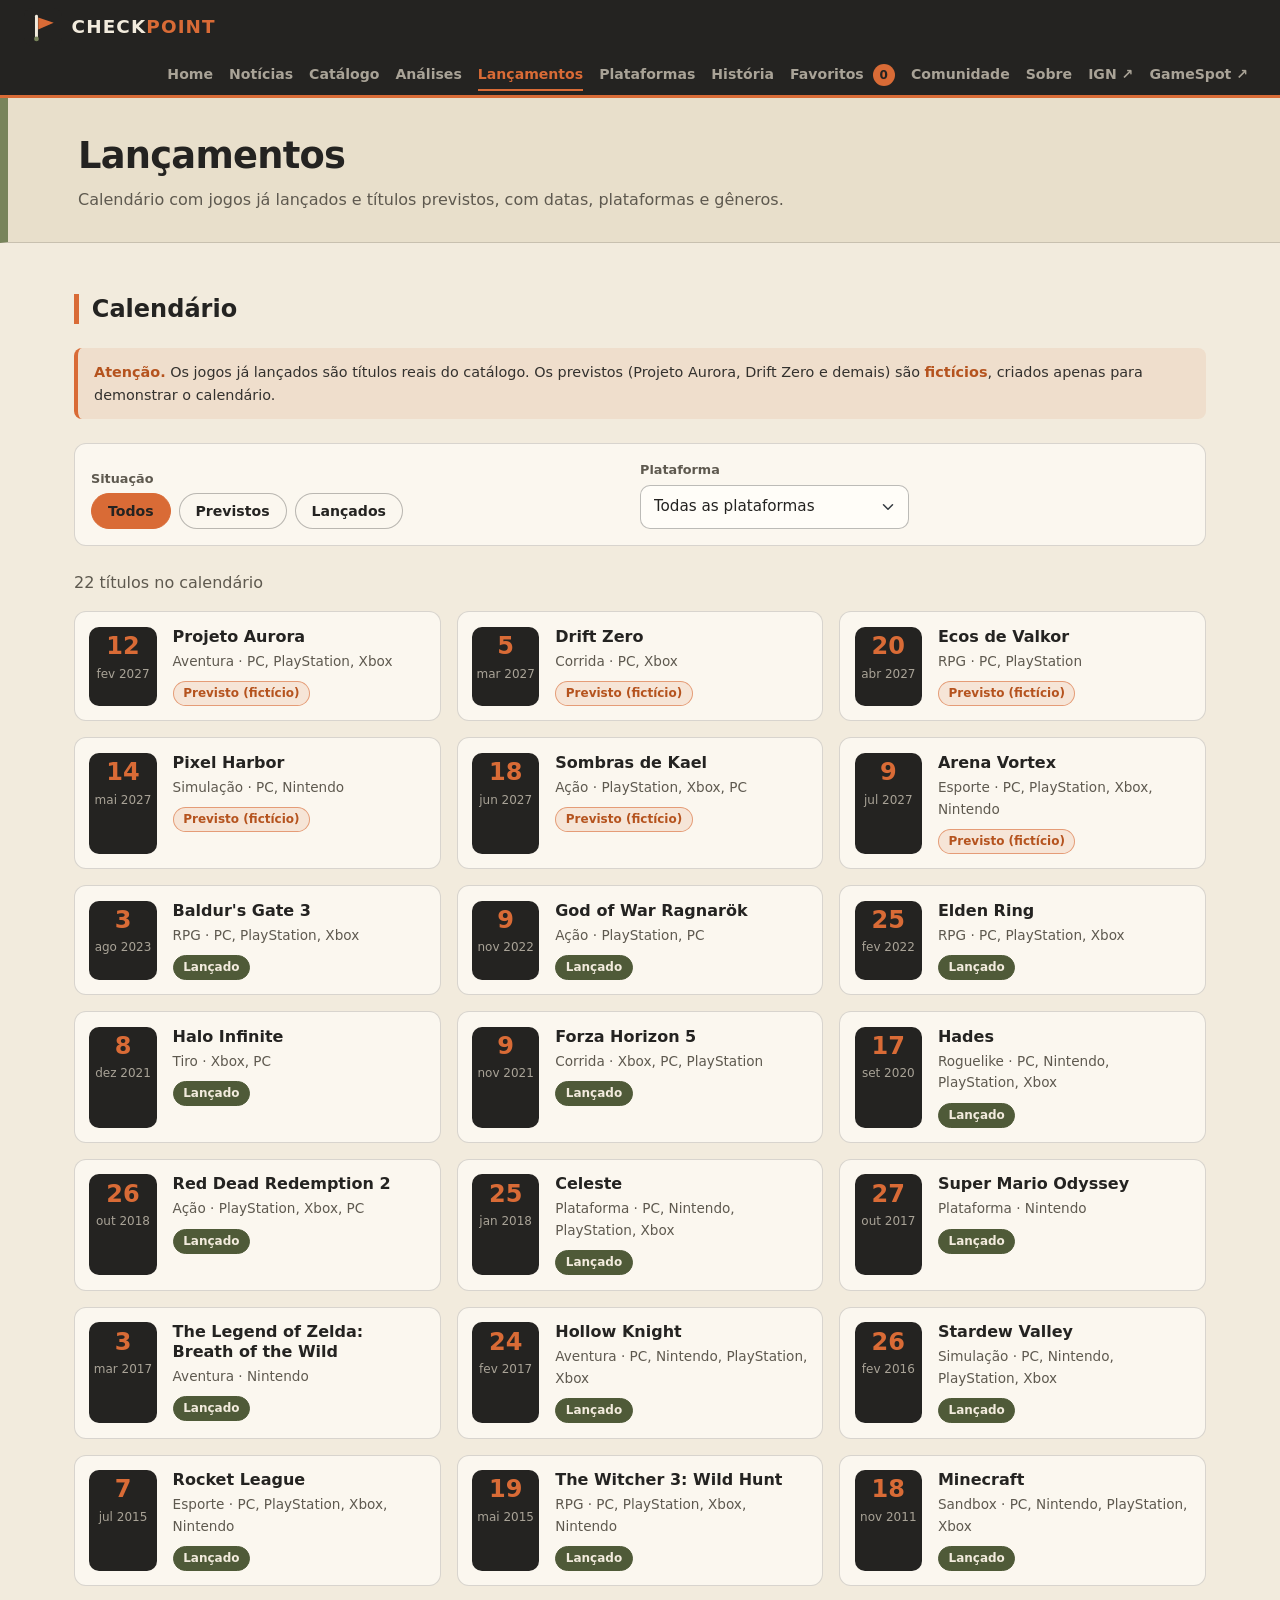
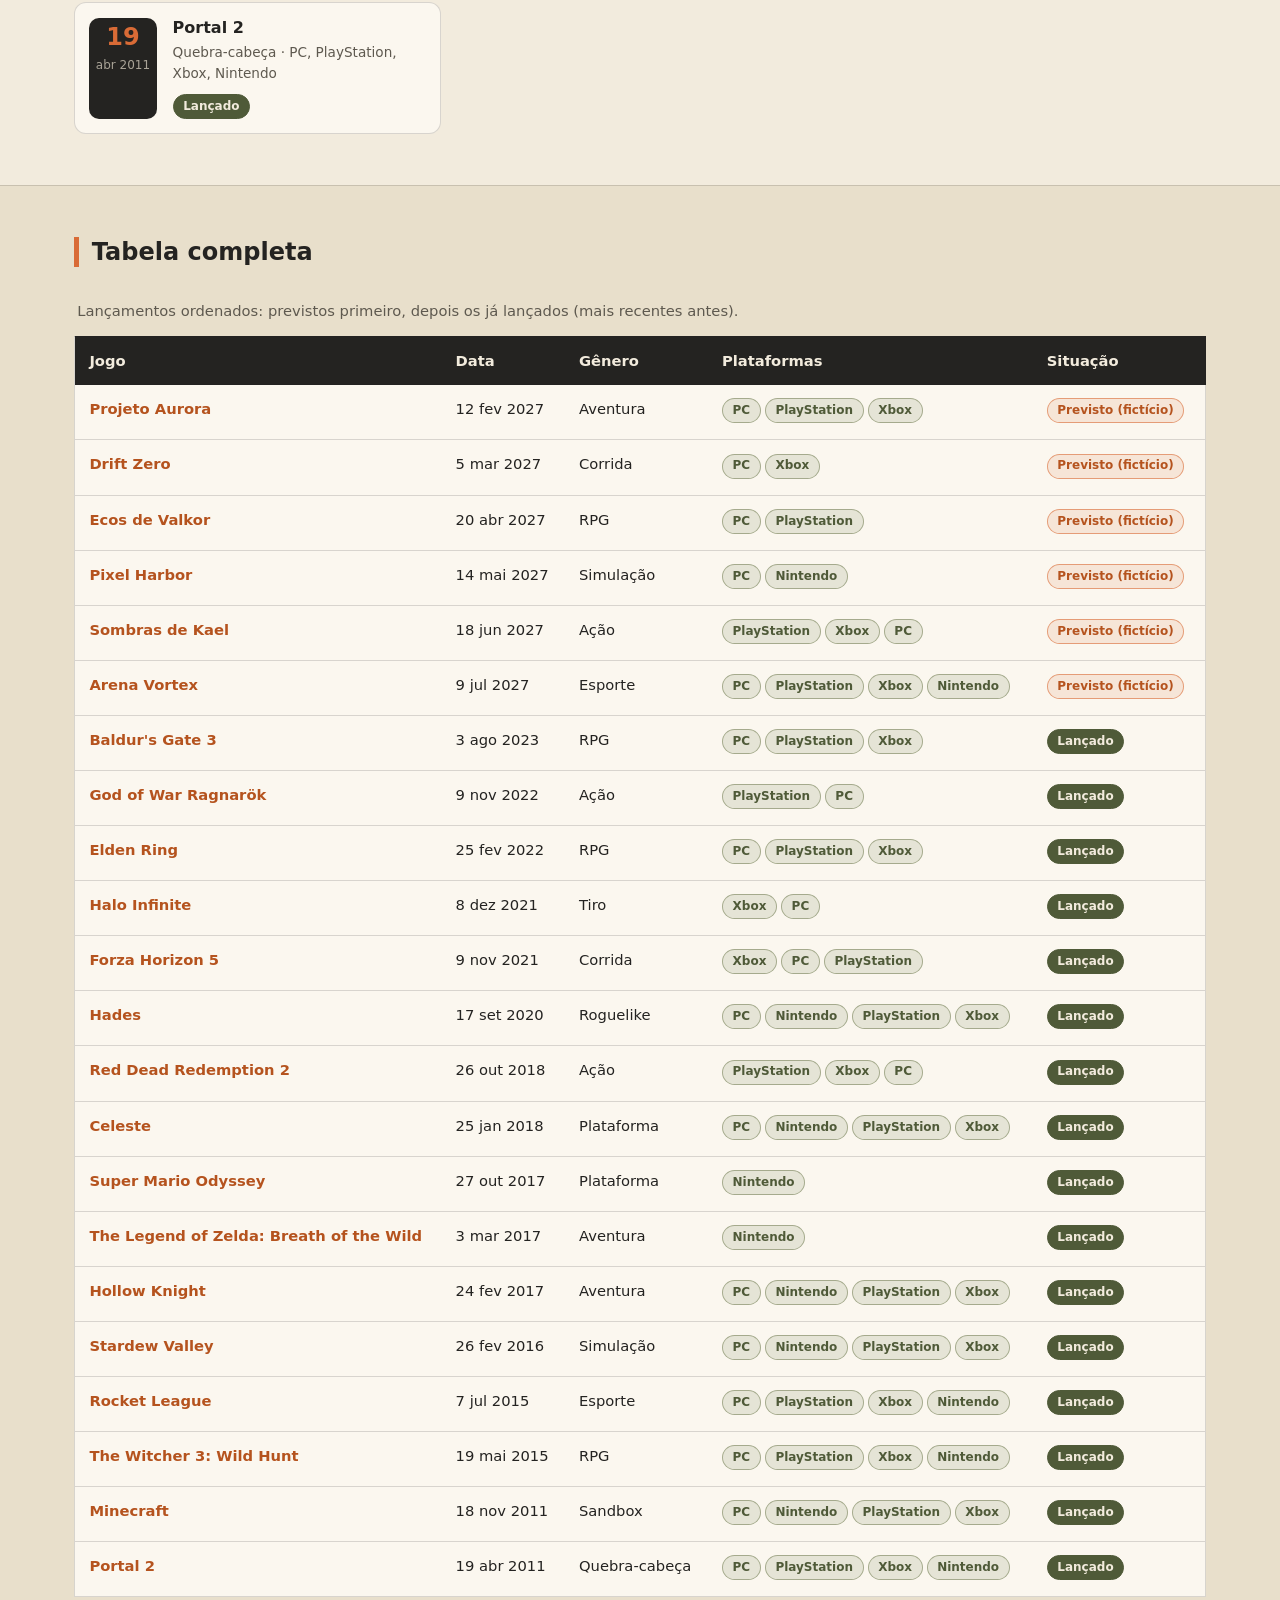
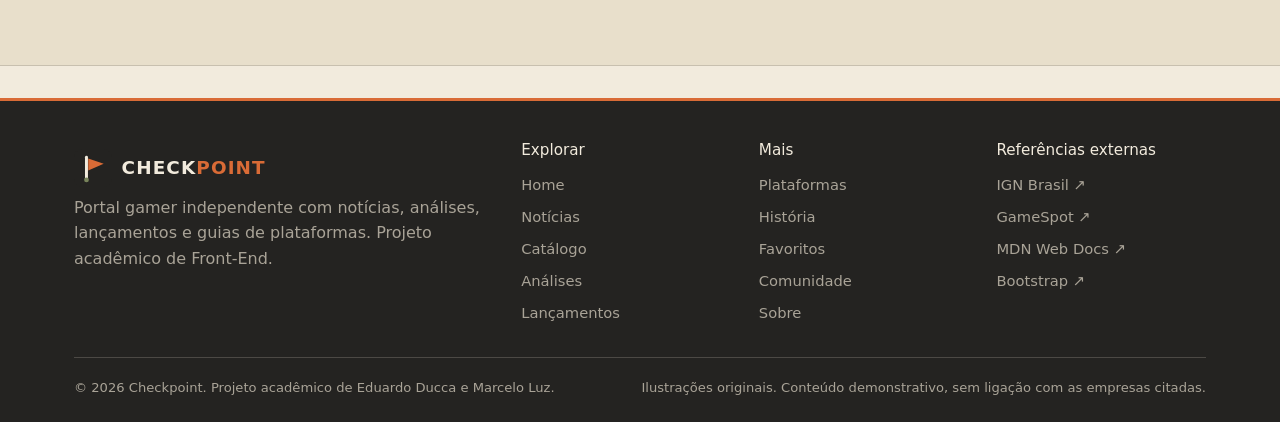
<file: CHECKPOINT/lancamentos.html>
<!DOCTYPE html>
<!--
  CHECKPOINT - Portal gamer independente
  Arquivo: lancamentos.html
  Descricao: Calendário de lançamentos de jogos com datas, plataformas e gêneros.
  Autores: Eduardo Ducca e Marcelo Luz
-->
<html lang="pt-BR">
<head>
  <meta charset="utf-8">
  <meta name="viewport" content="width=device-width, initial-scale=1">
  <meta name="description" content="Calendário de lançamentos de jogos com datas, plataformas e gêneros.">
  <meta name="theme-color" content="#0B1120">
  <title>Lançamentos | Checkpoint</title>
  <link rel="icon" type="image/svg+xml" href="img/favicon.svg">
  <link rel="stylesheet" href="css/bootstrap.min.css">
  <link rel="stylesheet" href="css/style.css">
  <link rel="stylesheet" href="css/responsivo.css">
</head>
<body>
  <a id="ir-ao-conteudo" href="#conteudo">Ir para o conteúdo</a>
  <header id="topo">
    <nav class="navbar navbar-expand-xl nx-nav" aria-label="Navegação principal">
      <div class="conteiner">
        <a class="navbar-brand marca" href="index.html" aria-label="Checkpoint - página inicial"><img src="img/logo.svg" alt="" width="38" height="38"><span class="marca-texto">CHECK<span>POINT</span></span></a>
        <button class="navbar-toggler" type="button" data-bs-toggle="collapse" data-bs-target="#menu-principal" aria-controls="menu-principal" aria-expanded="false" aria-label="Abrir ou fechar o menu">
          <span class="navbar-toggler-icon"></span>
        </button>
        <div class="collapse navbar-collapse" id="menu-principal">
          <ul class="navbar-nav ms-auto">
          <li class="nav-item"><a class="nav-link" href="index.html">Home</a></li>
          <li class="nav-item"><a class="nav-link" href="noticias.html">Notícias</a></li>
          <li class="nav-item"><a class="nav-link" href="catalogo.html">Catálogo</a></li>
          <li class="nav-item"><a class="nav-link" href="analises.html">Análises</a></li>
          <li class="nav-item"><a class="nav-link active" aria-current="page" href="lancamentos.html">Lançamentos</a></li>
          <li class="nav-item"><a class="nav-link" href="plataformas.html">Plataformas</a></li>
          <li class="nav-item"><a class="nav-link" href="historia.html">História</a></li>
          <li class="nav-item"><a class="nav-link" href="favoritos.html">Favoritos <span class="contador contador-favoritos">0</span></a></li>
          <li class="nav-item"><a class="nav-link" href="comunidade.html">Comunidade</a></li>
          <li class="nav-item"><a class="nav-link" href="sobre.html">Sobre</a></li>
          <li class="nav-item"><a class="nav-link link-externo" href="https://br.ign.com" target="_blank" rel="noopener noreferrer">IGN ↗<span class="visually-hidden"> (abre em nova aba)</span></a></li>
          <li class="nav-item"><a class="nav-link link-externo" href="https://www.gamespot.com" target="_blank" rel="noopener noreferrer">GameSpot ↗<span class="visually-hidden"> (abre em nova aba)</span></a></li>
          </ul>
        </div>
      </div>
    </nav>
  </header>

  <main id="conteudo">
    <section class="cabecalho-pagina" aria-labelledby="titulo-pagina">
      <div class="conteiner">
        <h1 id="titulo-pagina">Lançamentos</h1>
        <p>Calendário com jogos já lançados e títulos previstos, com datas, plataformas e gêneros.</p>
      </div>
    </section>
    <section class="secao" aria-labelledby="titulo-calendario">
      <div class="conteiner">
        <div class="secao-cabecalho"><h2 id="titulo-calendario">Calendário</h2></div>
        <p class="aviso-demo"><strong>Atenção.</strong> Os jogos já lançados são títulos reais do catálogo. Os previstos (Projeto Aurora, Drift Zero e demais) são <strong>fictícios</strong>, criados apenas para demonstrar o calendário.</p>
        <div class="barra-filtros" role="group" aria-label="Filtros do calendário">
          <div>
            <span class="form-label" id="rotulo-status" style="display: block; font-size: 0.8rem; font-weight: 600; color: var(--texto-2); margin-bottom: 0.25rem;">Situação</span>
            <div class="abas-categoria" role="group" aria-labelledby="rotulo-status" style="margin-bottom: 0;">
              <button class="aba ativa" type="button" data-status="todos" aria-pressed="true">Todos</button>
              <button class="aba" type="button" data-status="previsto" aria-pressed="false">Previstos</button>
              <button class="aba" type="button" data-status="lancado" aria-pressed="false">Lançados</button>
            </div>
          </div>
          <div>
            <label class="form-label" for="filtro-plataforma-lancamentos">Plataforma</label>
            <select class="form-select" id="filtro-plataforma-lancamentos">
              <option value="todas">Todas as plataformas</option>
            </select>
          </div>
        </div>
        <p class="contagem-resultados" id="contagem-lancamentos" aria-live="polite"></p>
        <div class="calendario" id="calendario"></div>
        <div class="estado-vazio" id="sem-lancamentos" hidden>
          <h2>Nenhum título neste filtro</h2>
          <p>Escolha outra plataforma ou situação para ver mais resultados.</p>
        </div>
      </div>
    </section>
    <section class="secao secao-alt" aria-labelledby="titulo-tabela">
      <div class="conteiner">
        <div class="secao-cabecalho"><h2 id="titulo-tabela">Tabela completa</h2></div>
        <div class="rolagem-tabela">
          <table class="table table-hover tabela-nx">
            <caption>Lançamentos ordenados: previstos primeiro, depois os já lançados (mais recentes antes).</caption>
            <thead>
              <tr><th scope="col">Jogo</th><th scope="col">Data</th><th scope="col">Gênero</th><th scope="col">Plataformas</th><th scope="col">Situação</th></tr>
            </thead>
            <tbody id="tabela-lancamentos"></tbody>
          </table>
        </div>
      </div>
    </section>
  </main>

  <footer id="rodape">
    <div class="conteiner">
      <div class="rodape-grade">
        <section aria-labelledby="rodape-sobre">
          <a class="marca" href="index.html"><img src="img/logo.svg" alt="" width="38" height="38"><span class="marca-texto">CHECK<span>POINT</span></span></a>
          <h4 id="rodape-sobre" class="somente-leitor">Sobre o portal</h4>
          <p>Portal gamer independente com notícias, análises, lançamentos e guias de plataformas. Projeto acadêmico de Front-End.</p>
        </section>
        <nav aria-labelledby="rodape-explorar">
          <h4 id="rodape-explorar">Explorar</h4>
          <ul>
            <li><a href="index.html">Home</a></li>
            <li><a href="noticias.html">Notícias</a></li>
            <li><a href="catalogo.html">Catálogo</a></li>
            <li><a href="analises.html">Análises</a></li>
            <li><a href="lancamentos.html">Lançamentos</a></li>
          </ul>
        </nav>
        <nav aria-labelledby="rodape-mais">
          <h4 id="rodape-mais">Mais</h4>
          <ul>
            <li><a href="plataformas.html">Plataformas</a></li>
            <li><a href="historia.html">História</a></li>
            <li><a href="favoritos.html">Favoritos</a></li>
            <li><a href="comunidade.html">Comunidade</a></li>
            <li><a href="sobre.html">Sobre</a></li>
          </ul>
        </nav>
        <nav aria-labelledby="rodape-fontes">
          <h4 id="rodape-fontes">Referências externas</h4>
          <ul>
            <li><a href="https://br.ign.com" target="_blank" rel="noopener noreferrer">IGN Brasil ↗</a></li>
            <li><a href="https://www.gamespot.com" target="_blank" rel="noopener noreferrer">GameSpot ↗</a></li>
            <li><a href="https://developer.mozilla.org/pt-BR/" target="_blank" rel="noopener noreferrer">MDN Web Docs ↗</a></li>
            <li><a href="https://getbootstrap.com" target="_blank" rel="noopener noreferrer">Bootstrap ↗</a></li>
          </ul>
        </nav>
      </div>
      <div class="rodape-base">
        <p>&copy; <span id="ano-atual">2026</span> Checkpoint. Projeto acadêmico de Eduardo Ducca e Marcelo Luz.</p>
        <p>Ilustrações originais. Conteúdo demonstrativo, sem ligação com as empresas citadas.</p>
      </div>
    </div>
  </footer>

  <div id="alertas" aria-live="polite" aria-atomic="false"></div>

  <script src="js/bootstrap.bundle.min.js"></script>
  <script src="js/main.js"></script>
</body>
</html>
</file>
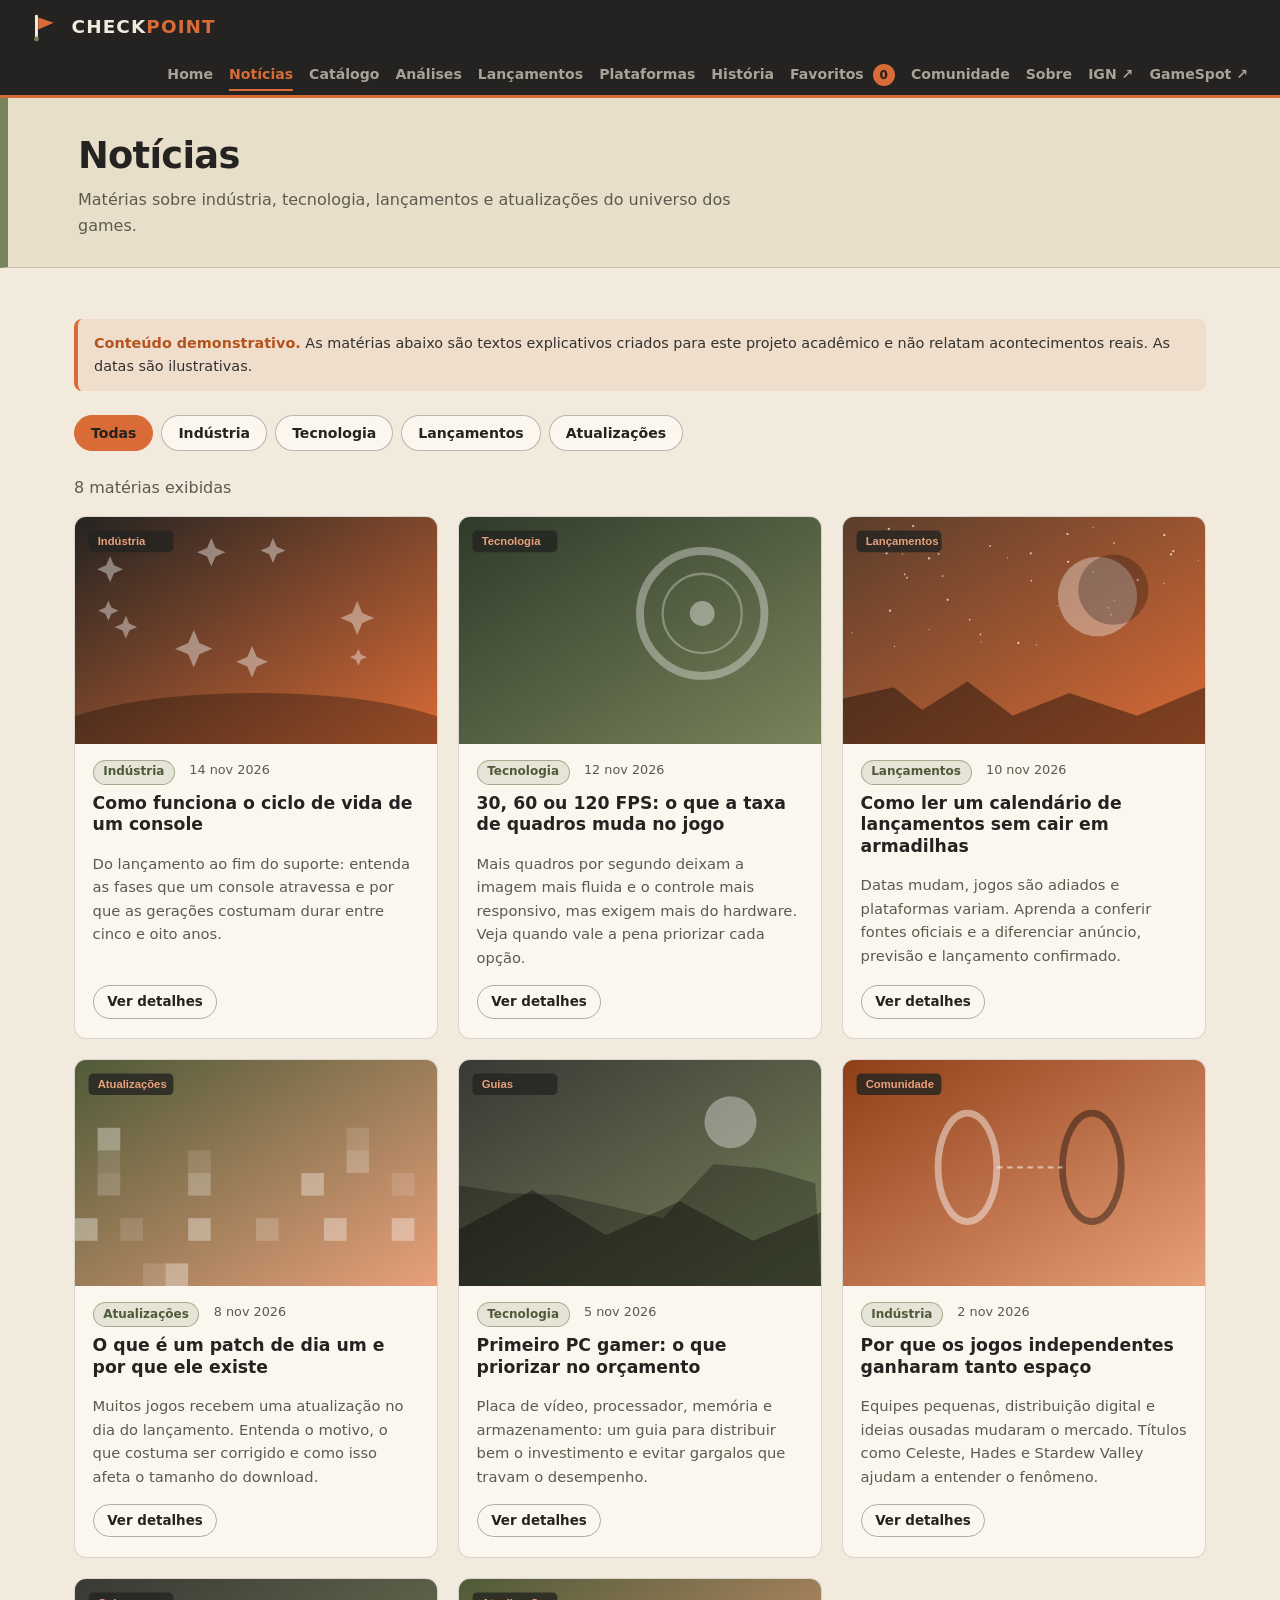
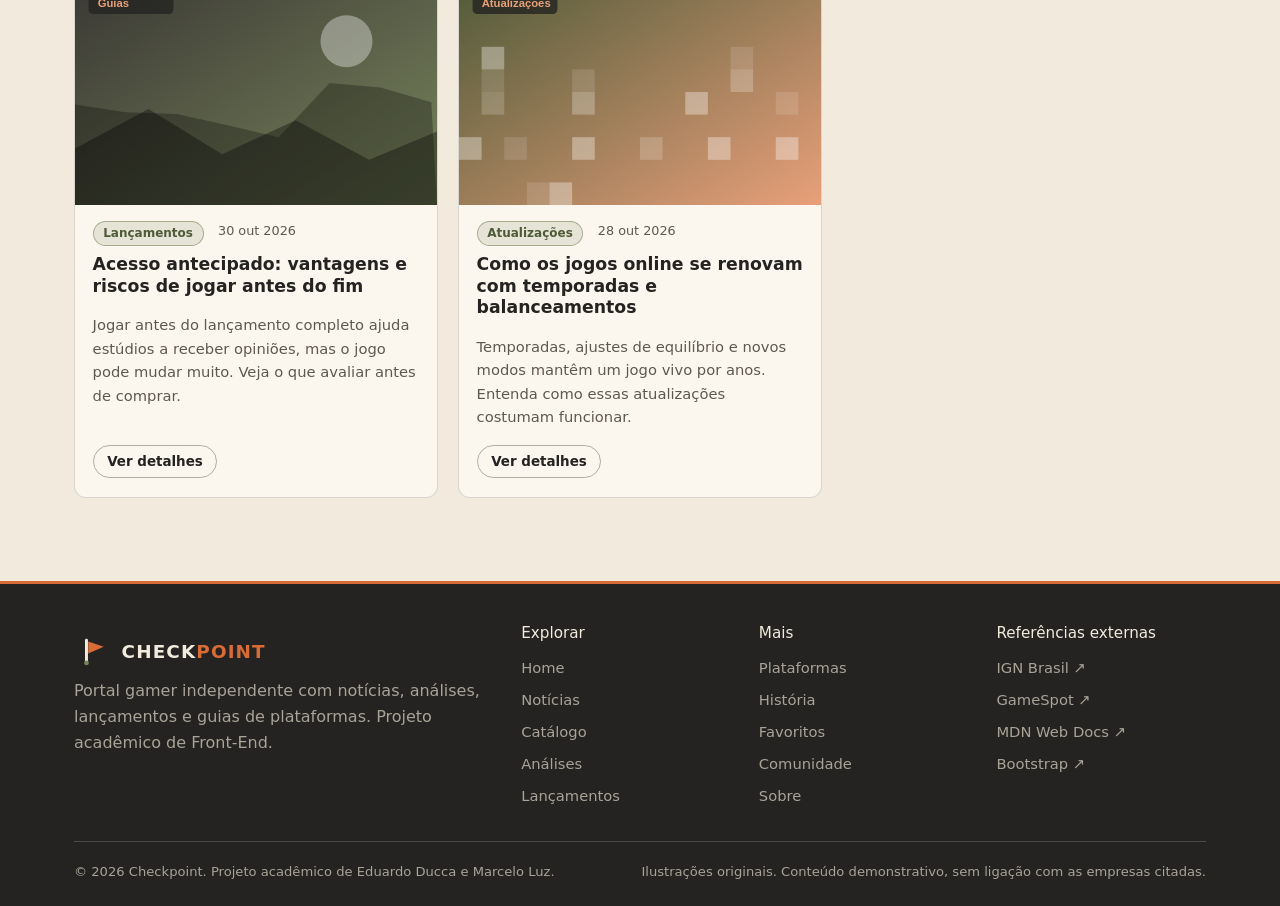
<file: CHECKPOINT/noticias.html>
<!DOCTYPE html>
<!--
  CHECKPOINT - Portal gamer independente
  Arquivo: noticias.html
  Descricao: Notícias e matérias explicativas sobre indústria, tecnologia, lançamentos e atualizações dos games.
  Autores: Eduardo Ducca e Marcelo Luz
-->
<html lang="pt-BR">
<head>
  <meta charset="utf-8">
  <meta name="viewport" content="width=device-width, initial-scale=1">
  <meta name="description" content="Notícias e matérias explicativas sobre indústria, tecnologia, lançamentos e atualizações dos games.">
  <meta name="theme-color" content="#0B1120">
  <title>Notícias | Checkpoint</title>
  <link rel="icon" type="image/svg+xml" href="img/favicon.svg">
  <link rel="stylesheet" href="css/bootstrap.min.css">
  <link rel="stylesheet" href="css/style.css">
  <link rel="stylesheet" href="css/responsivo.css">
</head>
<body>
  <a id="ir-ao-conteudo" href="#conteudo">Ir para o conteúdo</a>
  <header id="topo">
    <nav class="navbar navbar-expand-xl nx-nav" aria-label="Navegação principal">
      <div class="conteiner">
        <a class="navbar-brand marca" href="index.html" aria-label="Checkpoint - página inicial"><img src="img/logo.svg" alt="" width="38" height="38"><span class="marca-texto">CHECK<span>POINT</span></span></a>
        <button class="navbar-toggler" type="button" data-bs-toggle="collapse" data-bs-target="#menu-principal" aria-controls="menu-principal" aria-expanded="false" aria-label="Abrir ou fechar o menu">
          <span class="navbar-toggler-icon"></span>
        </button>
        <div class="collapse navbar-collapse" id="menu-principal">
          <ul class="navbar-nav ms-auto">
          <li class="nav-item"><a class="nav-link" href="index.html">Home</a></li>
          <li class="nav-item"><a class="nav-link active" aria-current="page" href="noticias.html">Notícias</a></li>
          <li class="nav-item"><a class="nav-link" href="catalogo.html">Catálogo</a></li>
          <li class="nav-item"><a class="nav-link" href="analises.html">Análises</a></li>
          <li class="nav-item"><a class="nav-link" href="lancamentos.html">Lançamentos</a></li>
          <li class="nav-item"><a class="nav-link" href="plataformas.html">Plataformas</a></li>
          <li class="nav-item"><a class="nav-link" href="historia.html">História</a></li>
          <li class="nav-item"><a class="nav-link" href="favoritos.html">Favoritos <span class="contador contador-favoritos">0</span></a></li>
          <li class="nav-item"><a class="nav-link" href="comunidade.html">Comunidade</a></li>
          <li class="nav-item"><a class="nav-link" href="sobre.html">Sobre</a></li>
          <li class="nav-item"><a class="nav-link link-externo" href="https://br.ign.com" target="_blank" rel="noopener noreferrer">IGN ↗<span class="visually-hidden"> (abre em nova aba)</span></a></li>
          <li class="nav-item"><a class="nav-link link-externo" href="https://www.gamespot.com" target="_blank" rel="noopener noreferrer">GameSpot ↗<span class="visually-hidden"> (abre em nova aba)</span></a></li>
          </ul>
        </div>
      </div>
    </nav>
  </header>

  <main id="conteudo">
    <section class="cabecalho-pagina" aria-labelledby="titulo-pagina">
      <div class="conteiner">
        <h1 id="titulo-pagina">Notícias</h1>
        <p>Matérias sobre indústria, tecnologia, lançamentos e atualizações do universo dos games.</p>
      </div>
    </section>
    <section class="secao" aria-label="Lista de notícias">
      <div class="conteiner">
        <p class="aviso-demo"><strong>Conteúdo demonstrativo.</strong> As matérias abaixo são textos explicativos criados para este projeto acadêmico e não relatam acontecimentos reais. As datas são ilustrativas.</p>
        <div class="abas-categoria" role="group" aria-label="Filtrar por categoria">
          <button class="aba ativa" type="button" data-categoria="todas" aria-pressed="true">Todas</button>
          <button class="aba" type="button" data-categoria="Indústria" aria-pressed="false">Indústria</button>
          <button class="aba" type="button" data-categoria="Tecnologia" aria-pressed="false">Tecnologia</button>
          <button class="aba" type="button" data-categoria="Lançamentos" aria-pressed="false">Lançamentos</button>
          <button class="aba" type="button" data-categoria="Atualizações" aria-pressed="false">Atualizações</button>
        </div>
        <p class="contagem-resultados" id="contagem-noticias" aria-live="polite">8 matérias exibidas</p>
        <div class="noticia-lista">
          <article class="cartao card" id="ciclo-de-vida-console" data-categoria="Indústria">
            <img class="card-img-top" src="img/noticia-industria.svg" alt="Ilustração da categoria Indústria" loading="lazy">
            <div class="cartao-corpo card-body">
              <div class="cartao-meta"><span class="selo">Indústria</span><time datetime="2026-11-14">14 nov 2026</time></div>
              <h2 class="card-title" style="font-size: 1.08rem;">Como funciona o ciclo de vida de um console</h2>
              <p class="card-text">Do lançamento ao fim do suporte: entenda as fases que um console atravessa e por que as gerações costumam durar entre cinco e oito anos.</p>
              <div class="detalhes"><p>Um console costuma passar por quatro fases: lançamento, consolidação, maturidade e transição. No início, o catálogo é pequeno e os estúdios ainda aprendem a explorar o hardware. Com o tempo, o preço tende a cair, surgem revisões do aparelho e os jogos aproveitam melhor os recursos da máquina. Perto do fim, o suporte diminui e a próxima geração começa a ser apresentada.</p></div>
              <div class="cartao-acoes"><button class="btn-detalhes" type="button" aria-expanded="false">Ver detalhes</button></div>
            </div>
          </article>
          <article class="cartao card" id="taxa-de-quadros" data-categoria="Tecnologia">
            <img class="card-img-top" src="img/noticia-tecnologia.svg" alt="Ilustração da categoria Tecnologia" loading="lazy">
            <div class="cartao-corpo card-body">
              <div class="cartao-meta"><span class="selo">Tecnologia</span><time datetime="2026-11-12">12 nov 2026</time></div>
              <h2 class="card-title" style="font-size: 1.08rem;">30, 60 ou 120 FPS: o que a taxa de quadros muda no jogo</h2>
              <p class="card-text">Mais quadros por segundo deixam a imagem mais fluida e o controle mais responsivo, mas exigem mais do hardware. Veja quando vale a pena priorizar cada opção.</p>
              <div class="detalhes"><p>A taxa de quadros indica quantas imagens são exibidas por segundo. Com 30 FPS o movimento é aceitável para jogos contemplativos; com 60 FPS a resposta dos comandos melhora de forma perceptível; 120 FPS beneficia sobretudo jogos competitivos e telas compatíveis. Muitos títulos oferecem modos que trocam resolução por fluidez, e a melhor escolha depende do gênero e da sua tela.</p></div>
              <div class="cartao-acoes"><button class="btn-detalhes" type="button" aria-expanded="false">Ver detalhes</button></div>
            </div>
          </article>
          <article class="cartao card" id="calendario-de-lancamentos" data-categoria="Lançamentos">
            <img class="card-img-top" src="img/noticia-lancamentos.svg" alt="Ilustração da categoria Lançamentos" loading="lazy">
            <div class="cartao-corpo card-body">
              <div class="cartao-meta"><span class="selo">Lançamentos</span><time datetime="2026-11-10">10 nov 2026</time></div>
              <h2 class="card-title" style="font-size: 1.08rem;">Como ler um calendário de lançamentos sem cair em armadilhas</h2>
              <p class="card-text">Datas mudam, jogos são adiados e plataformas variam. Aprenda a conferir fontes oficiais e a diferenciar anúncio, previsão e lançamento confirmado.</p>
              <div class="detalhes"><p>Anúncio não é data: um jogo pode ser apresentado anos antes de chegar às lojas. Prefira páginas oficiais dos estúdios e das lojas, desconfie de datas sem fonte e lembre que adiamentos são comuns. Confira também em quais plataformas o jogo sai no primeiro dia, pois algumas versões chegam depois.</p></div>
              <div class="cartao-acoes"><button class="btn-detalhes" type="button" aria-expanded="false">Ver detalhes</button></div>
            </div>
          </article>
          <article class="cartao card" id="patch-de-dia-um" data-categoria="Atualizações">
            <img class="card-img-top" src="img/noticia-atualizacoes.svg" alt="Ilustração da categoria Atualizações" loading="lazy">
            <div class="cartao-corpo card-body">
              <div class="cartao-meta"><span class="selo">Atualizações</span><time datetime="2026-11-08">8 nov 2026</time></div>
              <h2 class="card-title" style="font-size: 1.08rem;">O que é um patch de dia um e por que ele existe</h2>
              <p class="card-text">Muitos jogos recebem uma atualização no dia do lançamento. Entenda o motivo, o que costuma ser corrigido e como isso afeta o tamanho do download.</p>
              <div class="detalhes"><p>O patch de dia um é uma atualização distribuída no lançamento. Como o jogo é finalizado e enviado para distribuição semanas antes, a equipe continua corrigindo erros nesse intervalo. Por isso, mesmo em mídia física, pode ser necessário baixar arquivos adicionais antes de jogar.</p></div>
              <div class="cartao-acoes"><button class="btn-detalhes" type="button" aria-expanded="false">Ver detalhes</button></div>
            </div>
          </article>
          <article class="cartao card" id="primeiro-pc-gamer" data-categoria="Tecnologia">
            <img class="card-img-top" src="img/noticia-guia.svg" alt="Ilustração da categoria Tecnologia" loading="lazy">
            <div class="cartao-corpo card-body">
              <div class="cartao-meta"><span class="selo">Tecnologia</span><time datetime="2026-11-05">5 nov 2026</time></div>
              <h2 class="card-title" style="font-size: 1.08rem;">Primeiro PC gamer: o que priorizar no orçamento</h2>
              <p class="card-text">Placa de vídeo, processador, memória e armazenamento: um guia para distribuir bem o investimento e evitar gargalos que travam o desempenho.</p>
              <div class="detalhes"><p>A placa de vídeo é a peça que mais influencia o desempenho em jogos, por isso costuma receber a maior parte do orçamento. Em seguida vêm um processador equilibrado, memória suficiente (16 GB é um ponto de partida comum) e um SSD para reduzir os tempos de carregamento. Evite desequilibrar o conjunto: uma peça muito fraca limita as demais.</p></div>
              <div class="cartao-acoes"><button class="btn-detalhes" type="button" aria-expanded="false">Ver detalhes</button></div>
            </div>
          </article>
          <article class="cartao card" id="indies-para-comecar" data-categoria="Indústria">
            <img class="card-img-top" src="img/noticia-comunidade.svg" alt="Ilustração da categoria Indústria" loading="lazy">
            <div class="cartao-corpo card-body">
              <div class="cartao-meta"><span class="selo">Indústria</span><time datetime="2026-11-02">2 nov 2026</time></div>
              <h2 class="card-title" style="font-size: 1.08rem;">Por que os jogos independentes ganharam tanto espaço</h2>
              <p class="card-text">Equipes pequenas, distribuição digital e ideias ousadas mudaram o mercado. Títulos como Celeste, Hades e Stardew Valley ajudam a entender o fenômeno.</p>
              <div class="detalhes"><p>Estúdios pequenos ganharam espaço com a distribuição digital, que dispensa grandes editoras para chegar ao público. Jogos como Celeste, Hades e Stardew Valley mostram que ideias claras e acabamento cuidadoso podem competir em qualidade com produções de grande orçamento.</p></div>
              <div class="cartao-acoes"><button class="btn-detalhes" type="button" aria-expanded="false">Ver detalhes</button></div>
            </div>
          </article>
          <article class="cartao card" id="acesso-antecipado" data-categoria="Lançamentos">
            <img class="card-img-top" src="img/noticia-guia.svg" alt="Ilustração da categoria Lançamentos" loading="lazy">
            <div class="cartao-corpo card-body">
              <div class="cartao-meta"><span class="selo">Lançamentos</span><time datetime="2026-10-30">30 out 2026</time></div>
              <h2 class="card-title" style="font-size: 1.08rem;">Acesso antecipado: vantagens e riscos de jogar antes do fim</h2>
              <p class="card-text">Jogar antes do lançamento completo ajuda estúdios a receber opiniões, mas o jogo pode mudar muito. Veja o que avaliar antes de comprar.</p>
              <div class="detalhes"><p>No acesso antecipado, o jogo é vendido enquanto ainda está em desenvolvimento. A vantagem é acompanhar a evolução e, muitas vezes, pagar menos; Hades, por exemplo, passou por essa fase antes da versão final. O risco é encontrar pouco conteúdo, erros frequentes ou um projeto que não chega ao fim. Leia as avaliações recentes e o plano de desenvolvimento antes de comprar.</p></div>
              <div class="cartao-acoes"><button class="btn-detalhes" type="button" aria-expanded="false">Ver detalhes</button></div>
            </div>
          </article>
          <article class="cartao card" id="atualizacoes-de-jogos-online" data-categoria="Atualizações">
            <img class="card-img-top" src="img/noticia-atualizacoes.svg" alt="Ilustração da categoria Atualizações" loading="lazy">
            <div class="cartao-corpo card-body">
              <div class="cartao-meta"><span class="selo">Atualizações</span><time datetime="2026-10-28">28 out 2026</time></div>
              <h2 class="card-title" style="font-size: 1.08rem;">Como os jogos online se renovam com temporadas e balanceamentos</h2>
              <p class="card-text">Temporadas, ajustes de equilíbrio e novos modos mantêm um jogo vivo por anos. Entenda como essas atualizações costumam funcionar.</p>
              <div class="detalhes"><p>Jogos online costumam ser divididos em temporadas, cada uma com novidades como mapas, modos ou itens. Entre elas, as equipes publicam ajustes de equilíbrio para corrigir personagens ou armas que ficaram fortes ou fracas demais. Esse ciclo mantém a comunidade ativa, mas exige que o jogador acompanhe as notas de atualização.</p></div>
              <div class="cartao-acoes"><button class="btn-detalhes" type="button" aria-expanded="false">Ver detalhes</button></div>
            </div>
          </article>
        </div>
      </div>
    </section>
  </main>

  <footer id="rodape">
    <div class="conteiner">
      <div class="rodape-grade">
        <section aria-labelledby="rodape-sobre">
          <a class="marca" href="index.html"><img src="img/logo.svg" alt="" width="38" height="38"><span class="marca-texto">CHECK<span>POINT</span></span></a>
          <h4 id="rodape-sobre" class="somente-leitor">Sobre o portal</h4>
          <p>Portal gamer independente com notícias, análises, lançamentos e guias de plataformas. Projeto acadêmico de Front-End.</p>
        </section>
        <nav aria-labelledby="rodape-explorar">
          <h4 id="rodape-explorar">Explorar</h4>
          <ul>
            <li><a href="index.html">Home</a></li>
            <li><a href="noticias.html">Notícias</a></li>
            <li><a href="catalogo.html">Catálogo</a></li>
            <li><a href="analises.html">Análises</a></li>
            <li><a href="lancamentos.html">Lançamentos</a></li>
          </ul>
        </nav>
        <nav aria-labelledby="rodape-mais">
          <h4 id="rodape-mais">Mais</h4>
          <ul>
            <li><a href="plataformas.html">Plataformas</a></li>
            <li><a href="historia.html">História</a></li>
            <li><a href="favoritos.html">Favoritos</a></li>
            <li><a href="comunidade.html">Comunidade</a></li>
            <li><a href="sobre.html">Sobre</a></li>
          </ul>
        </nav>
        <nav aria-labelledby="rodape-fontes">
          <h4 id="rodape-fontes">Referências externas</h4>
          <ul>
            <li><a href="https://br.ign.com" target="_blank" rel="noopener noreferrer">IGN Brasil ↗</a></li>
            <li><a href="https://www.gamespot.com" target="_blank" rel="noopener noreferrer">GameSpot ↗</a></li>
            <li><a href="https://developer.mozilla.org/pt-BR/" target="_blank" rel="noopener noreferrer">MDN Web Docs ↗</a></li>
            <li><a href="https://getbootstrap.com" target="_blank" rel="noopener noreferrer">Bootstrap ↗</a></li>
          </ul>
        </nav>
      </div>
      <div class="rodape-base">
        <p>&copy; <span id="ano-atual">2026</span> Checkpoint. Projeto acadêmico de Eduardo Ducca e Marcelo Luz.</p>
        <p>Ilustrações originais. Conteúdo demonstrativo, sem ligação com as empresas citadas.</p>
      </div>
    </div>
  </footer>

  <div id="alertas" aria-live="polite" aria-atomic="false"></div>

  <script src="js/bootstrap.bundle.min.js"></script>
  <script src="js/main.js"></script>
</body>
</html>
</file>
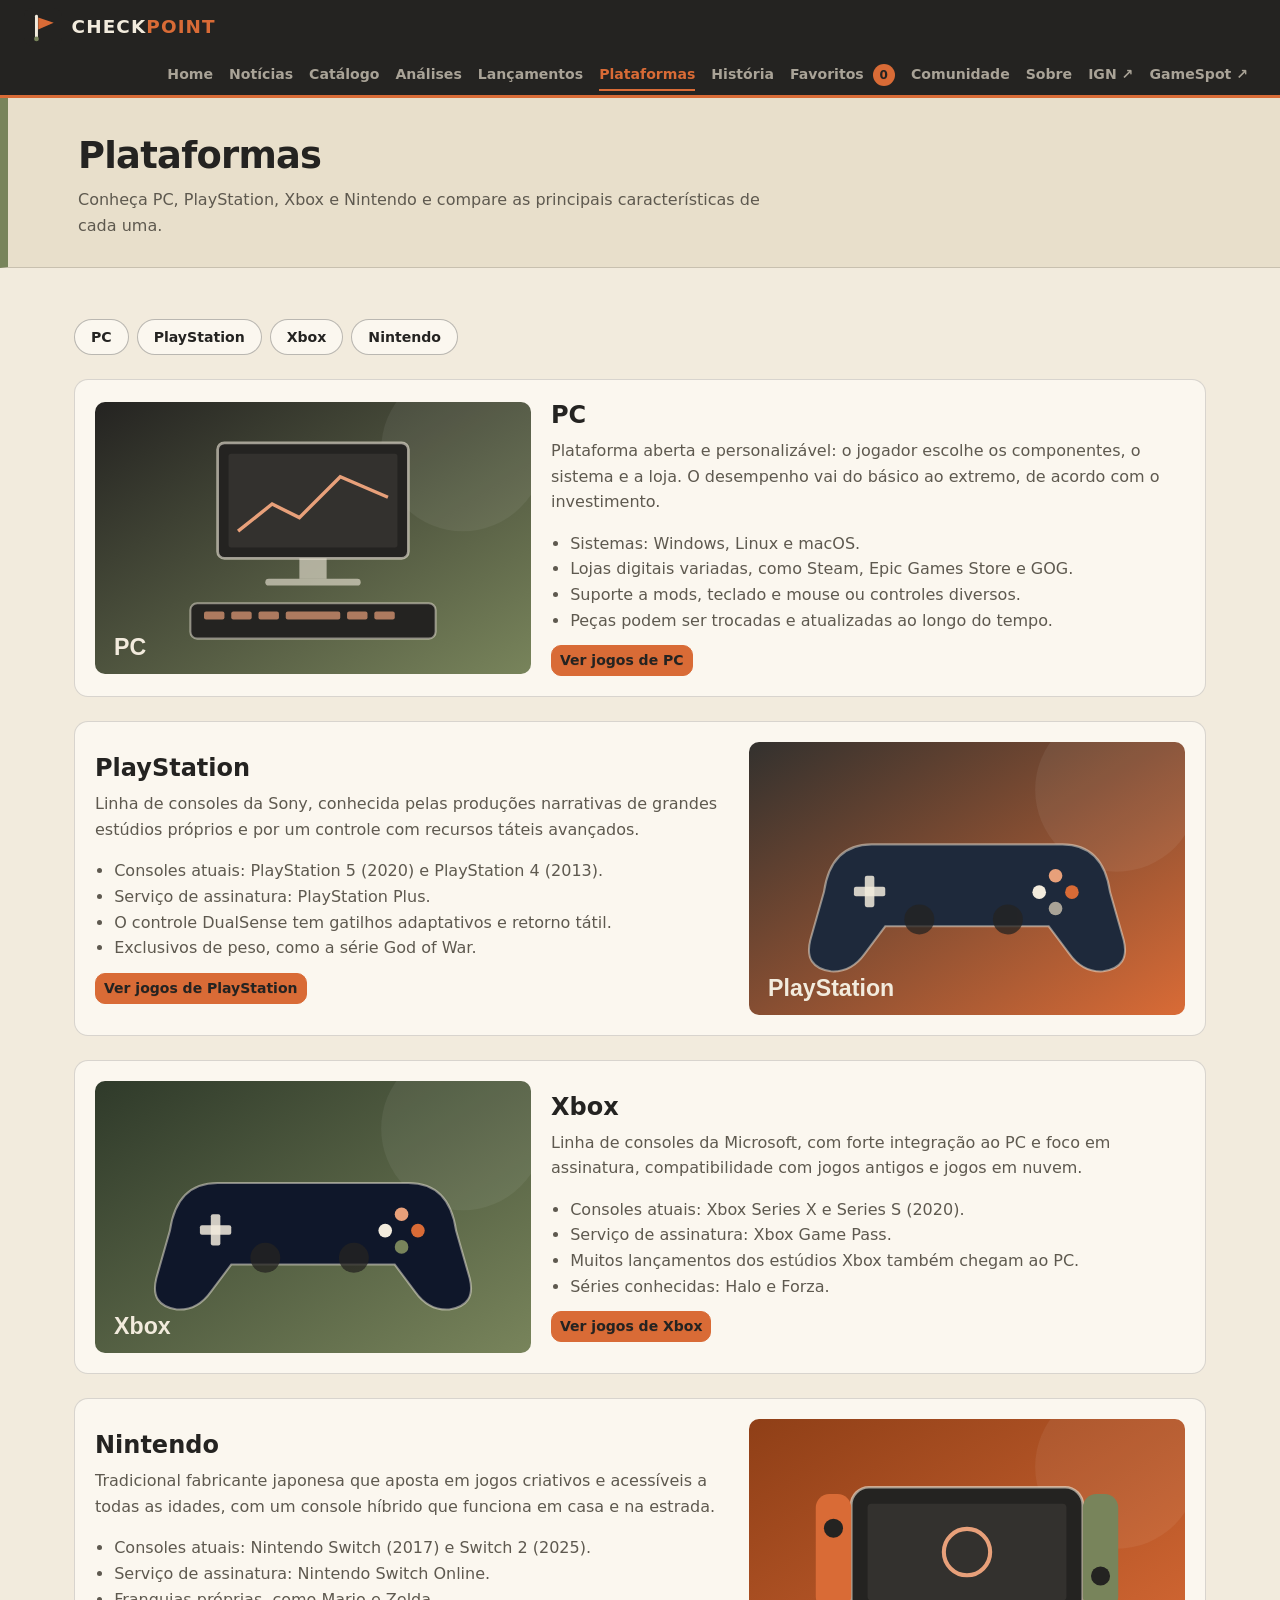
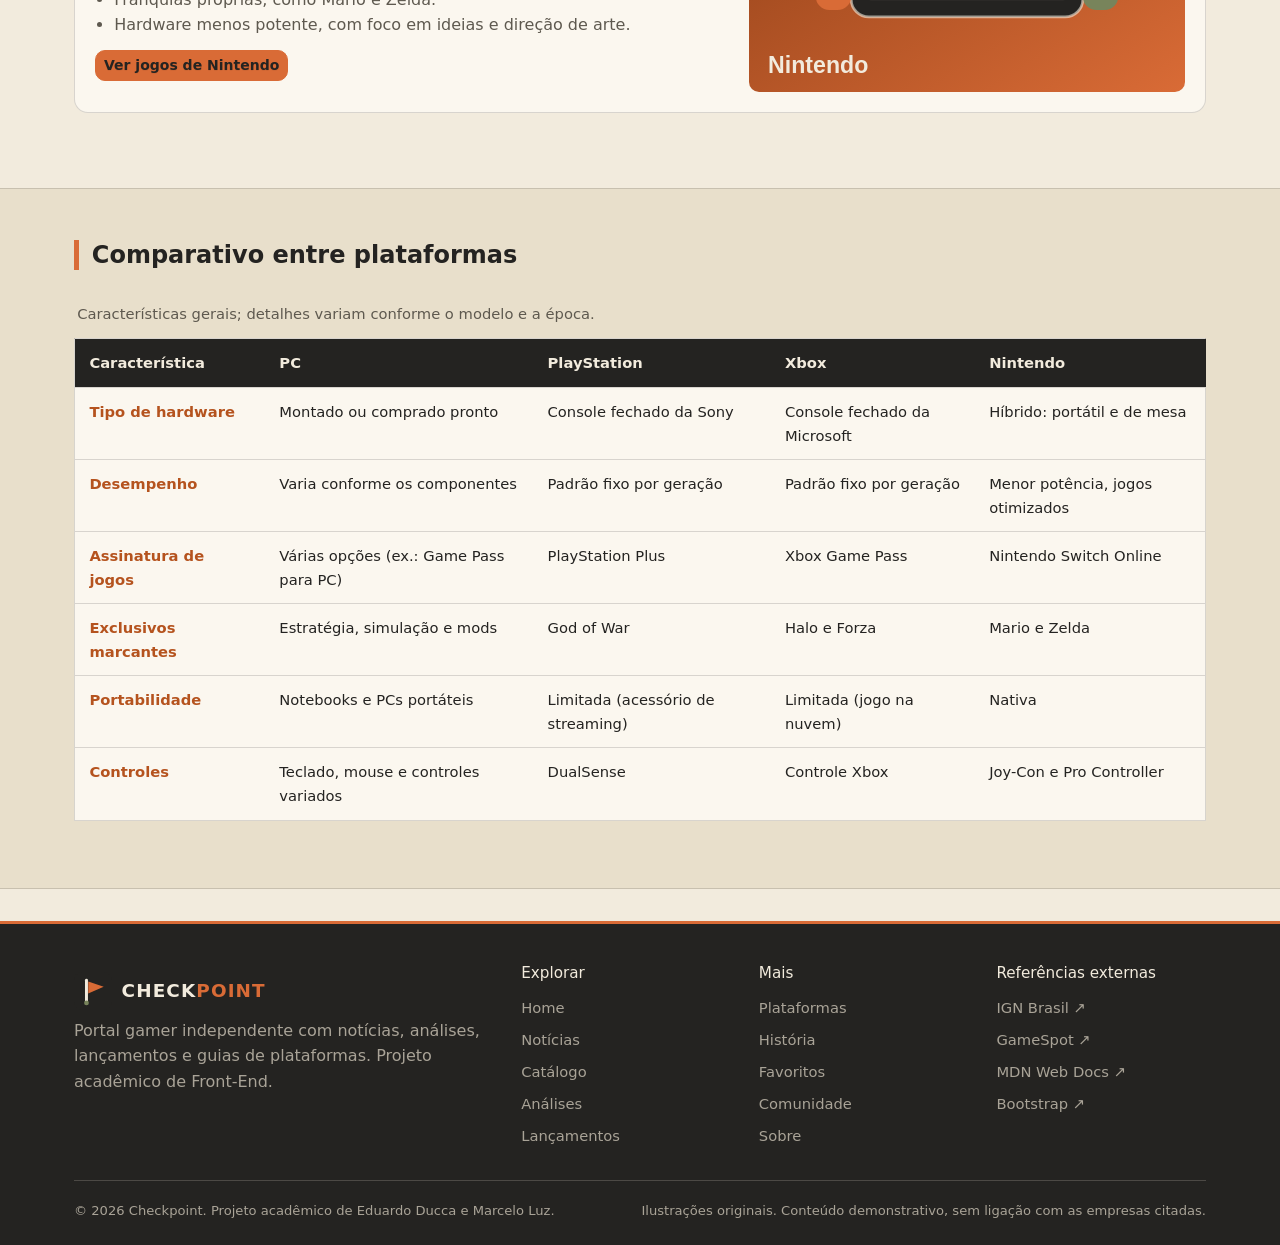
<file: CHECKPOINT/plataformas.html>
<!DOCTYPE html>
<!--
  CHECKPOINT - Portal gamer independente
  Arquivo: plataformas.html
  Descricao: Comparativo entre PC, PlayStation, Xbox e Nintendo com informações e tabela comparativa.
  Autores: Eduardo Ducca e Marcelo Luz
-->
<html lang="pt-BR">
<head>
  <meta charset="utf-8">
  <meta name="viewport" content="width=device-width, initial-scale=1">
  <meta name="description" content="Comparativo entre PC, PlayStation, Xbox e Nintendo com informações e tabela comparativa.">
  <meta name="theme-color" content="#0B1120">
  <title>Plataformas | Checkpoint</title>
  <link rel="icon" type="image/svg+xml" href="img/favicon.svg">
  <link rel="stylesheet" href="css/bootstrap.min.css">
  <link rel="stylesheet" href="css/style.css">
  <link rel="stylesheet" href="css/responsivo.css">
</head>
<body>
  <a id="ir-ao-conteudo" href="#conteudo">Ir para o conteúdo</a>
  <header id="topo">
    <nav class="navbar navbar-expand-xl nx-nav" aria-label="Navegação principal">
      <div class="conteiner">
        <a class="navbar-brand marca" href="index.html" aria-label="Checkpoint - página inicial"><img src="img/logo.svg" alt="" width="38" height="38"><span class="marca-texto">CHECK<span>POINT</span></span></a>
        <button class="navbar-toggler" type="button" data-bs-toggle="collapse" data-bs-target="#menu-principal" aria-controls="menu-principal" aria-expanded="false" aria-label="Abrir ou fechar o menu">
          <span class="navbar-toggler-icon"></span>
        </button>
        <div class="collapse navbar-collapse" id="menu-principal">
          <ul class="navbar-nav ms-auto">
          <li class="nav-item"><a class="nav-link" href="index.html">Home</a></li>
          <li class="nav-item"><a class="nav-link" href="noticias.html">Notícias</a></li>
          <li class="nav-item"><a class="nav-link" href="catalogo.html">Catálogo</a></li>
          <li class="nav-item"><a class="nav-link" href="analises.html">Análises</a></li>
          <li class="nav-item"><a class="nav-link" href="lancamentos.html">Lançamentos</a></li>
          <li class="nav-item"><a class="nav-link active" aria-current="page" href="plataformas.html">Plataformas</a></li>
          <li class="nav-item"><a class="nav-link" href="historia.html">História</a></li>
          <li class="nav-item"><a class="nav-link" href="favoritos.html">Favoritos <span class="contador contador-favoritos">0</span></a></li>
          <li class="nav-item"><a class="nav-link" href="comunidade.html">Comunidade</a></li>
          <li class="nav-item"><a class="nav-link" href="sobre.html">Sobre</a></li>
          <li class="nav-item"><a class="nav-link link-externo" href="https://br.ign.com" target="_blank" rel="noopener noreferrer">IGN ↗<span class="visually-hidden"> (abre em nova aba)</span></a></li>
          <li class="nav-item"><a class="nav-link link-externo" href="https://www.gamespot.com" target="_blank" rel="noopener noreferrer">GameSpot ↗<span class="visually-hidden"> (abre em nova aba)</span></a></li>
          </ul>
        </div>
      </div>
    </nav>
  </header>

  <main id="conteudo">
    <section class="cabecalho-pagina" aria-labelledby="titulo-pagina">
      <div class="conteiner">
        <h1 id="titulo-pagina">Plataformas</h1>
        <p>Conheça PC, PlayStation, Xbox e Nintendo e compare as principais características de cada uma.</p>
      </div>
    </section>
    <section class="secao" aria-label="Detalhes das plataformas">
      <div class="conteiner">
        <nav class="abas-categoria indice-analises" aria-label="Ir para uma plataforma">
          <a class="aba" href="#pc">PC</a>
          <a class="aba" href="#playstation">PlayStation</a>
          <a class="aba" href="#xbox">Xbox</a>
          <a class="aba" href="#nintendo">Nintendo</a>
        </nav>
        <article class="plataforma-bloco" id="pc">
          <img src="img/plataforma-pc.svg" alt="Ilustração genérica representando a plataforma PC" loading="lazy">
          <div>
            <h2>PC</h2>
            <p>Plataforma aberta e personalizável: o jogador escolhe os componentes, o sistema e a loja. O desempenho vai do básico ao extremo, de acordo com o investimento.</p>
            <ul><li>Sistemas: Windows, Linux e macOS.</li><li>Lojas digitais variadas, como Steam, Epic Games Store e GOG.</li><li>Suporte a mods, teclado e mouse ou controles diversos.</li><li>Peças podem ser trocadas e atualizadas ao longo do tempo.</li></ul>
            <div class="fixa-plataformas">
              <a class="btn btn-primary btn-sm" href="catalogo.html?plataforma=PC">Ver jogos de PC</a>
            </div>
          </div>
        </article>
        <article class="plataforma-bloco" id="playstation">
          <img src="img/plataforma-playstation.svg" alt="Ilustração genérica representando a plataforma PlayStation" loading="lazy">
          <div>
            <h2>PlayStation</h2>
            <p>Linha de consoles da Sony, conhecida pelas produções narrativas de grandes estúdios próprios e por um controle com recursos táteis avançados.</p>
            <ul><li>Consoles atuais: PlayStation 5 (2020) e PlayStation 4 (2013).</li><li>Serviço de assinatura: PlayStation Plus.</li><li>O controle DualSense tem gatilhos adaptativos e retorno tátil.</li><li>Exclusivos de peso, como a série God of War.</li></ul>
            <div class="fixa-plataformas">
              <a class="btn btn-primary btn-sm" href="catalogo.html?plataforma=PlayStation">Ver jogos de PlayStation</a>
            </div>
          </div>
        </article>
        <article class="plataforma-bloco" id="xbox">
          <img src="img/plataforma-xbox.svg" alt="Ilustração genérica representando a plataforma Xbox" loading="lazy">
          <div>
            <h2>Xbox</h2>
            <p>Linha de consoles da Microsoft, com forte integração ao PC e foco em assinatura, compatibilidade com jogos antigos e jogos em nuvem.</p>
            <ul><li>Consoles atuais: Xbox Series X e Series S (2020).</li><li>Serviço de assinatura: Xbox Game Pass.</li><li>Muitos lançamentos dos estúdios Xbox também chegam ao PC.</li><li>Séries conhecidas: Halo e Forza.</li></ul>
            <div class="fixa-plataformas">
              <a class="btn btn-primary btn-sm" href="catalogo.html?plataforma=Xbox">Ver jogos de Xbox</a>
            </div>
          </div>
        </article>
        <article class="plataforma-bloco" id="nintendo">
          <img src="img/plataforma-nintendo.svg" alt="Ilustração genérica representando a plataforma Nintendo" loading="lazy">
          <div>
            <h2>Nintendo</h2>
            <p>Tradicional fabricante japonesa que aposta em jogos criativos e acessíveis a todas as idades, com um console híbrido que funciona em casa e na estrada.</p>
            <ul><li>Consoles atuais: Nintendo Switch (2017) e Switch 2 (2025).</li><li>Serviço de assinatura: Nintendo Switch Online.</li><li>Franquias próprias, como Mario e Zelda.</li><li>Hardware menos potente, com foco em ideias e direção de arte.</li></ul>
            <div class="fixa-plataformas">
              <a class="btn btn-primary btn-sm" href="catalogo.html?plataforma=Nintendo">Ver jogos de Nintendo</a>
            </div>
          </div>
        </article>
      </div>
    </section>
    <section class="secao secao-alt" aria-labelledby="titulo-comparativo">
      <div class="conteiner">
        <div class="secao-cabecalho"><h2 id="titulo-comparativo">Comparativo entre plataformas</h2></div>
        <div class="rolagem-tabela">
          <table class="table table-hover tabela-nx tabela-comparativa">
            <caption>Características gerais; detalhes variam conforme o modelo e a época.</caption>
            <thead>
              <tr><th scope="col">Característica</th><th scope="col">PC</th><th scope="col">PlayStation</th><th scope="col">Xbox</th><th scope="col">Nintendo</th></tr>
            </thead>
            <tbody>
              <tr><th scope="row">Tipo de hardware</th><td>Montado ou comprado pronto</td><td>Console fechado da Sony</td><td>Console fechado da Microsoft</td><td>Híbrido: portátil e de mesa</td></tr>
              <tr><th scope="row">Desempenho</th><td>Varia conforme os componentes</td><td>Padrão fixo por geração</td><td>Padrão fixo por geração</td><td>Menor potência, jogos otimizados</td></tr>
              <tr><th scope="row">Assinatura de jogos</th><td>Várias opções (ex.: Game Pass para PC)</td><td>PlayStation Plus</td><td>Xbox Game Pass</td><td>Nintendo Switch Online</td></tr>
              <tr><th scope="row">Exclusivos marcantes</th><td>Estratégia, simulação e mods</td><td>God of War</td><td>Halo e Forza</td><td>Mario e Zelda</td></tr>
              <tr><th scope="row">Portabilidade</th><td>Notebooks e PCs portáteis</td><td>Limitada (acessório de streaming)</td><td>Limitada (jogo na nuvem)</td><td>Nativa</td></tr>
              <tr><th scope="row">Controles</th><td>Teclado, mouse e controles variados</td><td>DualSense</td><td>Controle Xbox</td><td>Joy-Con e Pro Controller</td></tr>
            </tbody>
          </table>
        </div>
      </div>
    </section>
  </main>

  <footer id="rodape">
    <div class="conteiner">
      <div class="rodape-grade">
        <section aria-labelledby="rodape-sobre">
          <a class="marca" href="index.html"><img src="img/logo.svg" alt="" width="38" height="38"><span class="marca-texto">CHECK<span>POINT</span></span></a>
          <h4 id="rodape-sobre" class="somente-leitor">Sobre o portal</h4>
          <p>Portal gamer independente com notícias, análises, lançamentos e guias de plataformas. Projeto acadêmico de Front-End.</p>
        </section>
        <nav aria-labelledby="rodape-explorar">
          <h4 id="rodape-explorar">Explorar</h4>
          <ul>
            <li><a href="index.html">Home</a></li>
            <li><a href="noticias.html">Notícias</a></li>
            <li><a href="catalogo.html">Catálogo</a></li>
            <li><a href="analises.html">Análises</a></li>
            <li><a href="lancamentos.html">Lançamentos</a></li>
          </ul>
        </nav>
        <nav aria-labelledby="rodape-mais">
          <h4 id="rodape-mais">Mais</h4>
          <ul>
            <li><a href="plataformas.html">Plataformas</a></li>
            <li><a href="historia.html">História</a></li>
            <li><a href="favoritos.html">Favoritos</a></li>
            <li><a href="comunidade.html">Comunidade</a></li>
            <li><a href="sobre.html">Sobre</a></li>
          </ul>
        </nav>
        <nav aria-labelledby="rodape-fontes">
          <h4 id="rodape-fontes">Referências externas</h4>
          <ul>
            <li><a href="https://br.ign.com" target="_blank" rel="noopener noreferrer">IGN Brasil ↗</a></li>
            <li><a href="https://www.gamespot.com" target="_blank" rel="noopener noreferrer">GameSpot ↗</a></li>
            <li><a href="https://developer.mozilla.org/pt-BR/" target="_blank" rel="noopener noreferrer">MDN Web Docs ↗</a></li>
            <li><a href="https://getbootstrap.com" target="_blank" rel="noopener noreferrer">Bootstrap ↗</a></li>
          </ul>
        </nav>
      </div>
      <div class="rodape-base">
        <p>&copy; <span id="ano-atual">2026</span> Checkpoint. Projeto acadêmico de Eduardo Ducca e Marcelo Luz.</p>
        <p>Ilustrações originais. Conteúdo demonstrativo, sem ligação com as empresas citadas.</p>
      </div>
    </div>
  </footer>

  <div id="alertas" aria-live="polite" aria-atomic="false"></div>

  <script src="js/bootstrap.bundle.min.js"></script>
  <script src="js/main.js"></script>
</body>
</html>
</file>
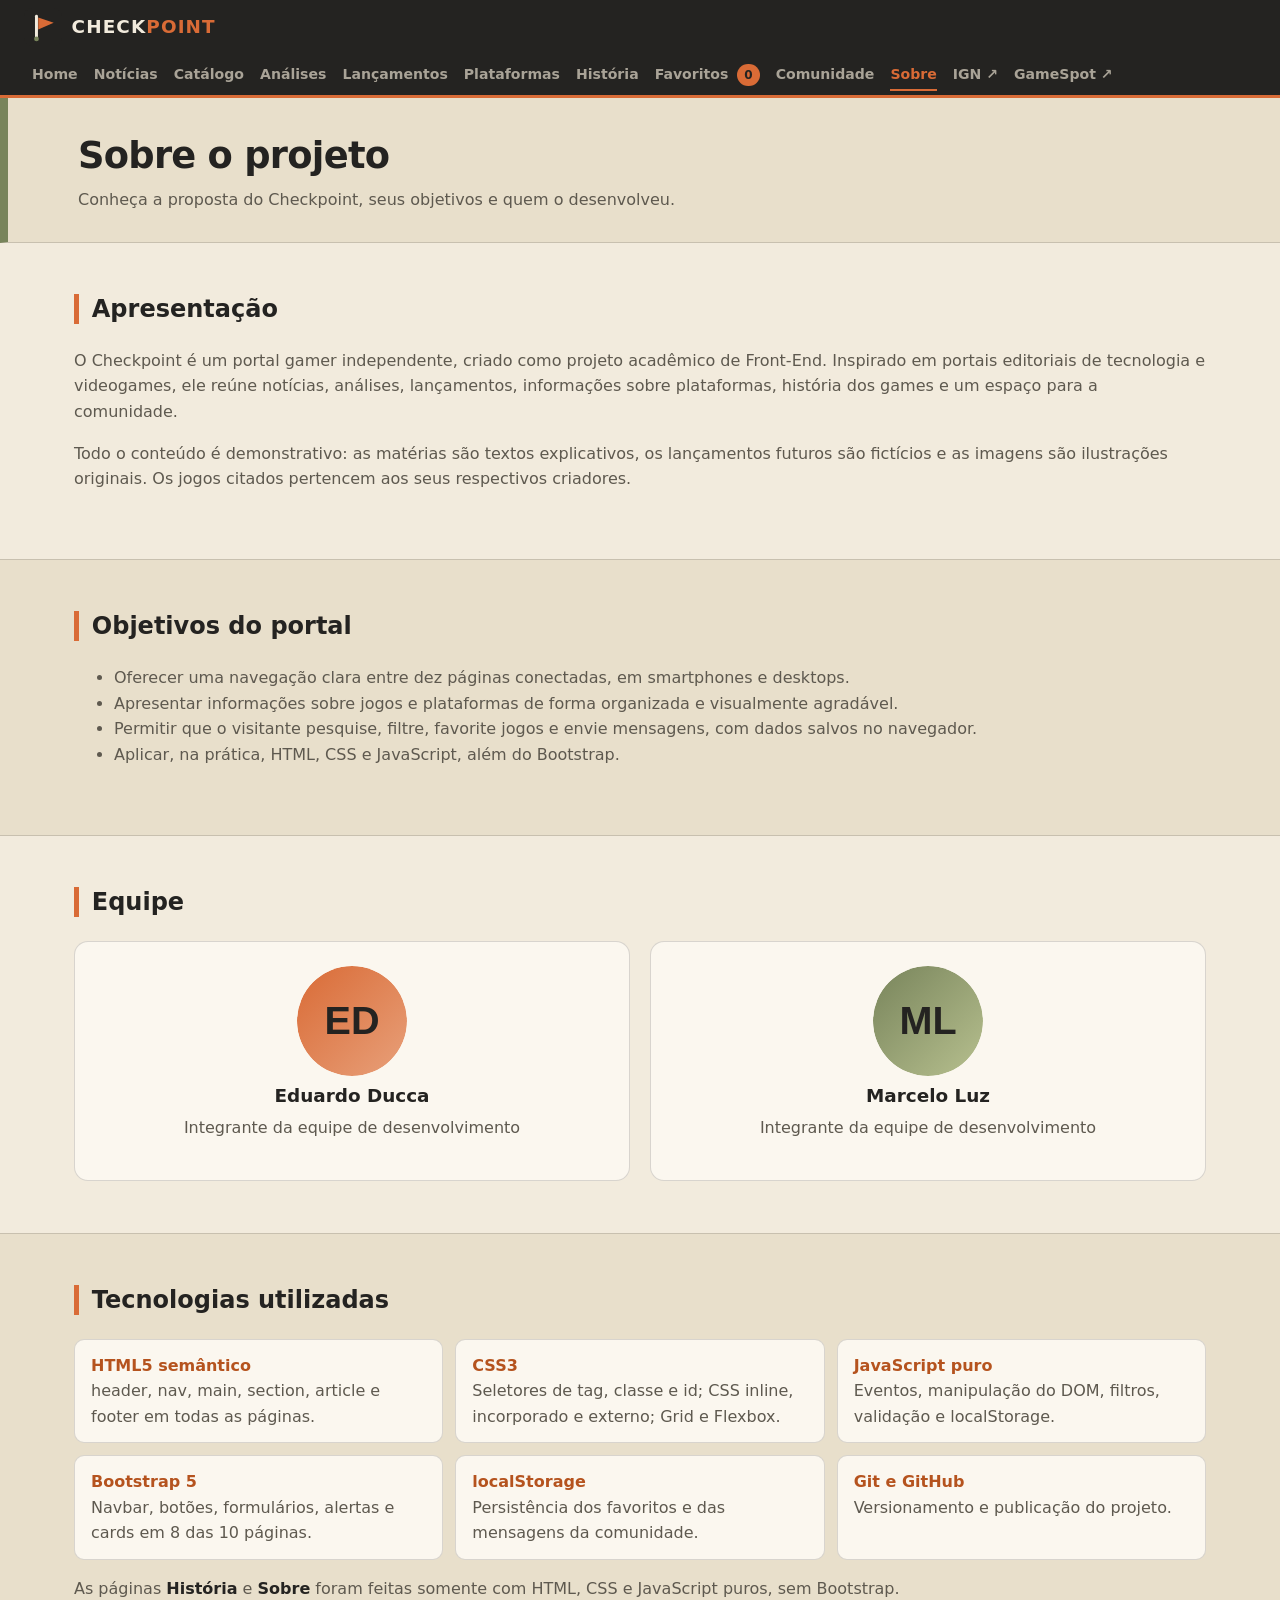
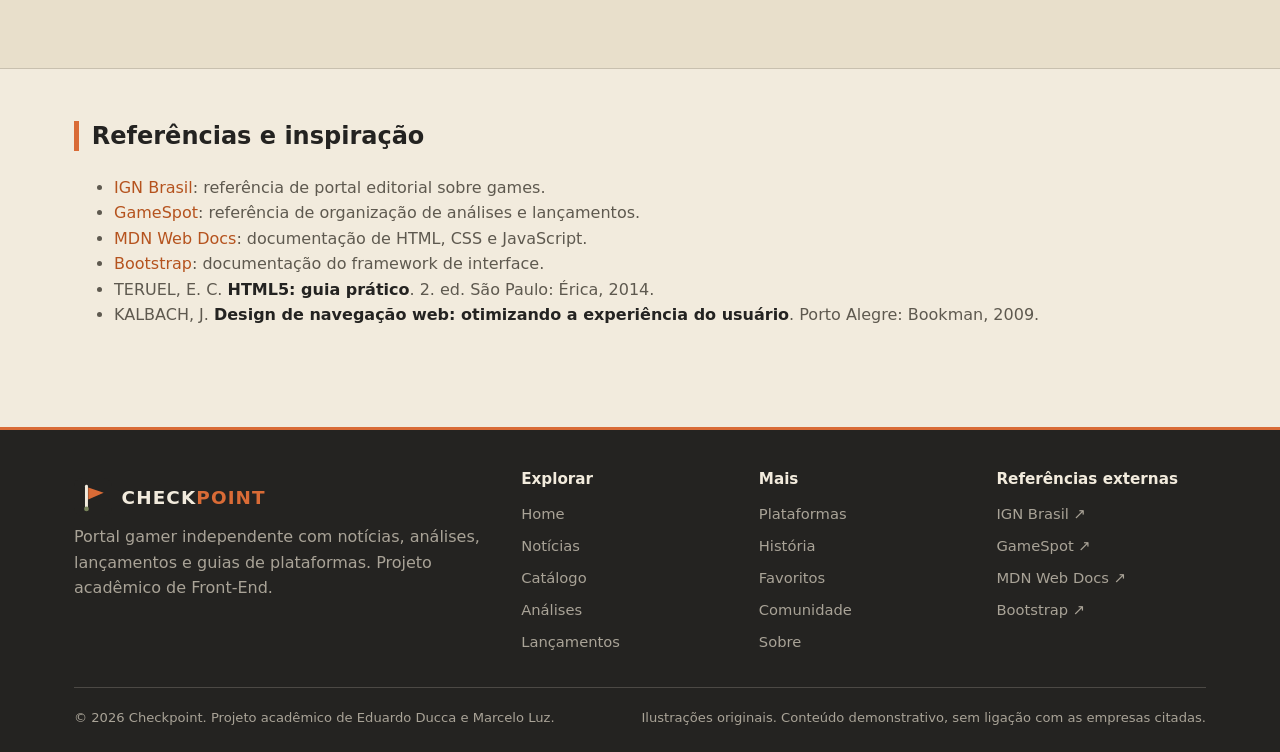
<file: CHECKPOINT/sobre.html>
<!DOCTYPE html>
<!--
  CHECKPOINT - Portal gamer independente
  Arquivo: sobre.html
  Descricao: Apresentação do projeto Checkpoint, objetivos, equipe, tecnologias e referências.
  Autores: Eduardo Ducca e Marcelo Luz
-->
<html lang="pt-BR">
<head>
  <meta charset="utf-8">
  <meta name="viewport" content="width=device-width, initial-scale=1">
  <meta name="description" content="Apresentação do projeto Checkpoint, objetivos, equipe, tecnologias e referências.">
  <meta name="theme-color" content="#0B1120">
  <title>Sobre | Checkpoint</title>
  <link rel="icon" type="image/svg+xml" href="img/favicon.svg">
  <link rel="stylesheet" href="css/style.css">
  <link rel="stylesheet" href="css/responsivo.css">
</head>
<body>
  <a id="ir-ao-conteudo" href="#conteudo">Ir para o conteúdo</a>
  <header id="topo">
    <nav class="menu-puro" aria-label="Navegação principal">
      <div class="conteiner">
        <a class="marca" href="index.html" aria-label="Checkpoint - página inicial"><img src="img/logo.svg" alt="" width="38" height="38"><span class="marca-texto">CHECK<span>POINT</span></span></a>
        <button class="menu-botao" id="menu-botao" type="button" aria-expanded="false" aria-controls="menu-colapso" aria-label="Abrir ou fechar o menu">&#9776;</button>
        <div class="menu-colapso" id="menu-colapso">
          <ul class="menu-lista">
          <li><a href="index.html">Home</a></li>
          <li><a href="noticias.html">Notícias</a></li>
          <li><a href="catalogo.html">Catálogo</a></li>
          <li><a href="analises.html">Análises</a></li>
          <li><a href="lancamentos.html">Lançamentos</a></li>
          <li><a href="plataformas.html">Plataformas</a></li>
          <li><a href="historia.html">História</a></li>
          <li><a href="favoritos.html">Favoritos <span class="contador contador-favoritos">0</span></a></li>
          <li><a href="comunidade.html">Comunidade</a></li>
          <li><a class="ativo" aria-current="page" href="sobre.html">Sobre</a></li>
          <li><a class="link-externo" href="https://br.ign.com" target="_blank" rel="noopener noreferrer">IGN ↗<span class="somente-leitor"> (abre em nova aba)</span></a></li>
          <li><a class="link-externo" href="https://www.gamespot.com" target="_blank" rel="noopener noreferrer">GameSpot ↗<span class="somente-leitor"> (abre em nova aba)</span></a></li>
          </ul>
        </div>
      </div>
    </nav>
  </header>

  <main id="conteudo">
    <section class="cabecalho-pagina" aria-labelledby="titulo-pagina">
      <div class="conteiner">
        <h1 id="titulo-pagina">Sobre o projeto</h1>
        <p>Conheça a proposta do Checkpoint, seus objetivos e quem o desenvolveu.</p>
      </div>
    </section>
    <section class="secao" aria-labelledby="titulo-apresentacao">
      <div class="conteiner">
        <div class="secao-cabecalho"><h2 id="titulo-apresentacao">Apresentação</h2></div>
        <p>O Checkpoint é um portal gamer independente, criado como projeto acadêmico de Front-End. Inspirado em portais editoriais de tecnologia e videogames, ele reúne notícias, análises, lançamentos, informações sobre plataformas, história dos games e um espaço para a comunidade.</p>
        <p>Todo o conteúdo é demonstrativo: as matérias são textos explicativos, os lançamentos futuros são fictícios e as imagens são ilustrações originais. Os jogos citados pertencem aos seus respectivos criadores.</p>
      </div>
    </section>
    <section class="secao secao-alt" aria-labelledby="titulo-objetivos">
      <div class="conteiner">
        <div class="secao-cabecalho"><h2 id="titulo-objetivos">Objetivos do portal</h2></div>
        <ul>
          <li>Oferecer uma navegação clara entre dez páginas conectadas, em smartphones e desktops.</li>
          <li>Apresentar informações sobre jogos e plataformas de forma organizada e visualmente agradável.</li>
          <li>Permitir que o visitante pesquise, filtre, favorite jogos e envie mensagens, com dados salvos no navegador.</li>
          <li>Aplicar, na prática, HTML, CSS e JavaScript, além do Bootstrap.</li>
        </ul>
      </div>
    </section>
    <section class="secao" aria-labelledby="titulo-equipe">
      <div class="conteiner">
        <div class="secao-cabecalho"><h2 id="titulo-equipe">Equipe</h2></div>
        <div class="grade grade-2">
          <article class="membro">
            <img src="img/equipe-eduardo.svg" alt="Avatar com as iniciais de Eduardo Ducca">
            <h3>Eduardo Ducca</h3>
            <p>Integrante da equipe de desenvolvimento</p>
          </article>
          <article class="membro">
            <img src="img/equipe-marcelo.svg" alt="Avatar com as iniciais de Marcelo Luz">
            <h3>Marcelo Luz</h3>
            <p>Integrante da equipe de desenvolvimento</p>
          </article>
        </div>
      </div>
    </section>
    <section class="secao secao-alt" aria-labelledby="titulo-tecnologias">
      <div class="conteiner">
        <div class="secao-cabecalho"><h2 id="titulo-tecnologias">Tecnologias utilizadas</h2></div>
        <ul class="lista-tecnologias">
          <li><strong>HTML5 semântico</strong>header, nav, main, section, article e footer em todas as páginas.</li>
          <li><strong>CSS3</strong>Seletores de tag, classe e id; CSS inline, incorporado e externo; Grid e Flexbox.</li>
          <li><strong>JavaScript puro</strong>Eventos, manipulação do DOM, filtros, validação e localStorage.</li>
          <li><strong>Bootstrap 5</strong>Navbar, botões, formulários, alertas e cards em 8 das 10 páginas.</li>
          <li><strong>localStorage</strong>Persistência dos favoritos e das mensagens da comunidade.</li>
          <li><strong>Git e GitHub</strong>Versionamento e publicação do projeto.</li>
        </ul>
        <p style="margin-top: 1rem;">As páginas <strong>História</strong> e <strong>Sobre</strong> foram feitas somente com HTML, CSS e JavaScript puros, sem Bootstrap.</p>
      </div>
    </section>
    <section class="secao" aria-labelledby="titulo-referencias">
      <div class="conteiner">
        <div class="secao-cabecalho"><h2 id="titulo-referencias">Referências e inspiração</h2></div>
        <ul>
          <li><a href="https://br.ign.com" target="_blank" rel="noopener noreferrer">IGN Brasil</a>: referência de portal editorial sobre games.</li>
          <li><a href="https://www.gamespot.com" target="_blank" rel="noopener noreferrer">GameSpot</a>: referência de organização de análises e lançamentos.</li>
          <li><a href="https://developer.mozilla.org/pt-BR/" target="_blank" rel="noopener noreferrer">MDN Web Docs</a>: documentação de HTML, CSS e JavaScript.</li>
          <li><a href="https://getbootstrap.com" target="_blank" rel="noopener noreferrer">Bootstrap</a>: documentação do framework de interface.</li>
          <li>TERUEL, E. C. <strong>HTML5: guia prático</strong>. 2. ed. São Paulo: Érica, 2014.</li>
          <li>KALBACH, J. <strong>Design de navegação web: otimizando a experiência do usuário</strong>. Porto Alegre: Bookman, 2009.</li>
        </ul>
      </div>
    </section>
  </main>

  <footer id="rodape">
    <div class="conteiner">
      <div class="rodape-grade">
        <section aria-labelledby="rodape-sobre">
          <a class="marca" href="index.html"><img src="img/logo.svg" alt="" width="38" height="38"><span class="marca-texto">CHECK<span>POINT</span></span></a>
          <h4 id="rodape-sobre" class="somente-leitor">Sobre o portal</h4>
          <p>Portal gamer independente com notícias, análises, lançamentos e guias de plataformas. Projeto acadêmico de Front-End.</p>
        </section>
        <nav aria-labelledby="rodape-explorar">
          <h4 id="rodape-explorar">Explorar</h4>
          <ul>
            <li><a href="index.html">Home</a></li>
            <li><a href="noticias.html">Notícias</a></li>
            <li><a href="catalogo.html">Catálogo</a></li>
            <li><a href="analises.html">Análises</a></li>
            <li><a href="lancamentos.html">Lançamentos</a></li>
          </ul>
        </nav>
        <nav aria-labelledby="rodape-mais">
          <h4 id="rodape-mais">Mais</h4>
          <ul>
            <li><a href="plataformas.html">Plataformas</a></li>
            <li><a href="historia.html">História</a></li>
            <li><a href="favoritos.html">Favoritos</a></li>
            <li><a href="comunidade.html">Comunidade</a></li>
            <li><a href="sobre.html">Sobre</a></li>
          </ul>
        </nav>
        <nav aria-labelledby="rodape-fontes">
          <h4 id="rodape-fontes">Referências externas</h4>
          <ul>
            <li><a href="https://br.ign.com" target="_blank" rel="noopener noreferrer">IGN Brasil ↗</a></li>
            <li><a href="https://www.gamespot.com" target="_blank" rel="noopener noreferrer">GameSpot ↗</a></li>
            <li><a href="https://developer.mozilla.org/pt-BR/" target="_blank" rel="noopener noreferrer">MDN Web Docs ↗</a></li>
            <li><a href="https://getbootstrap.com" target="_blank" rel="noopener noreferrer">Bootstrap ↗</a></li>
          </ul>
        </nav>
      </div>
      <div class="rodape-base">
        <p>&copy; <span id="ano-atual">2026</span> Checkpoint. Projeto acadêmico de Eduardo Ducca e Marcelo Luz.</p>
        <p>Ilustrações originais. Conteúdo demonstrativo, sem ligação com as empresas citadas.</p>
      </div>
    </div>
  </footer>

  <div id="alertas" aria-live="polite" aria-atomic="false"></div>

  <script src="js/main.js"></script>
</body>
</html>
</file>
<file: CHECKPOINT/css/style.css>
/*
  CHECKPOINT - Portal gamer independente
  Arquivo: css/style.css
  Descricao: estilos principais (tag, classe e id), componentes e estados de formulario.
  Paleta: creme #F2EBDD, grafite #242321, laranja queimado #D96B36, verde oliva #78845B, cinza quente #A9A397.
  Autores: Eduardo Ducca e Marcelo Luz
  Observacao: base pensada para smartphone; ampliacoes para telas maiores em css/responsivo.css
*/

:root {
  --creme: #F2EBDD;
  --creme-2: #E8DFCB;
  --superficie: #FBF7EF;
  --grafite: #242321;
  --grafite-2: #33312e;
  --laranja: #D96B36;
  --laranja-claro: #E4814F;
  --laranja-escuro: #B5531E;
  --oliva: #78845B;
  --oliva-escuro: #4F5A38;
  --cinza: #A9A397;
  --texto: #242321;
  --texto-2: #5E594F;
  --borda: rgba(36, 35, 33, 0.16);
  --negativo: #B3261E;
  --raio: 12px;
  --sombra: 0 10px 24px rgba(36, 35, 33, 0.16);
  --fonte: "Segoe UI", system-ui, -apple-system, Roboto, "Helvetica Neue", Arial, sans-serif;
  --bs-body-bg: #F2EBDD;
  --bs-body-color: #242321;
  --bs-border-color: rgba(36, 35, 33, 0.16);
}

* {
  box-sizing: border-box;
}

html {
  scroll-behavior: smooth;
}

body {
  margin: 0;
  background-color: var(--creme);
  color: var(--texto);
  font-family: var(--fonte);
  font-size: 1rem;
  line-height: 1.6;
  min-height: 100vh;
  display: flex;
  flex-direction: column;
}

main {
  flex: 1 0 auto;
}

h1, h2, h3, h4, h5 {
  font-family: var(--fonte);
  color: var(--texto);
  line-height: 1.25;
  margin-top: 0;
}

h1 {
  font-size: 2rem;
  font-weight: 800;
  letter-spacing: -0.02em;
}

h2 {
  font-size: 1.5rem;
  font-weight: 700;
}

h3 {
  font-size: 1.15rem;
  font-weight: 700;
}

p {
  color: var(--texto-2);
  margin-top: 0;
}

a {
  color: var(--laranja-escuro);
  text-decoration: none;
  transition: color 0.2s ease;
}

a:hover {
  color: var(--grafite);
}

img {
  max-width: 100%;
  height: auto;
}

ul, ol {
  color: var(--texto-2);
}

strong {
  color: var(--texto);
}

table {
  width: 100%;
}

:focus-visible {
  outline: 3px solid var(--laranja);
  outline-offset: 2px;
}

::selection {
  background: var(--laranja);
  color: var(--grafite);
}

[hidden] {
  display: none !important;
}

#ir-ao-conteudo {
  position: absolute;
  left: 1rem;
  top: -4rem;
  background: var(--laranja);
  color: var(--grafite);
  padding: 0.6rem 1rem;
  border-radius: 8px;
  font-weight: 700;
  z-index: 2000;
}

#ir-ao-conteudo:focus {
  top: 0.75rem;
  color: var(--grafite);
}

.somente-leitor {
  position: absolute;
  width: 1px;
  height: 1px;
  padding: 0;
  margin: -1px;
  overflow: hidden;
  clip: rect(0, 0, 0, 0);
  white-space: nowrap;
  border: 0;
}

.conteiner {
  width: 100%;
  max-width: 1180px;
  margin: 0 auto;
  padding: 0 1rem;
}

.secao {
  padding: 2.5rem 0;
}

.secao-alt {
  background-color: var(--creme-2);
  border-top: 1px solid var(--borda);
  border-bottom: 1px solid var(--borda);
}

.secao-cabecalho {
  display: flex;
  flex-wrap: wrap;
  align-items: baseline;
  justify-content: space-between;
  gap: 0.5rem 1rem;
  margin-bottom: 1.5rem;
}

.secao-cabecalho h2 {
  margin: 0;
  padding-left: 0.8rem;
  border-left: 5px solid var(--laranja);
}

.texto-secundario {
  color: var(--texto-2);
}

.texto-laranja {
  color: var(--laranja-escuro);
}

.texto-centro {
  text-align: center;
}

#topo .conteiner {
  max-width: 1360px;
}

#topo {
  position: sticky;
  top: 0;
  z-index: 1030;
  background-color: var(--grafite);
  border-bottom: 3px solid var(--laranja);
}

.marca {
  display: inline-flex;
  align-items: center;
  gap: 0.6rem;
  color: var(--creme);
  font-weight: 800;
  font-size: 1.15rem;
  letter-spacing: 0.06em;
  padding: 0.5rem 0;
  margin-right: 0;
}

.marca:hover {
  color: var(--creme);
}

.marca img {
  width: 38px;
  height: 38px;
  display: block;
}

.marca-texto span {
  color: var(--laranja);
}

.nx-nav {
  padding: 0;
}

.nx-nav .conteiner,
.menu-puro .conteiner {
  display: flex;
  flex-wrap: wrap;
  align-items: center;
  justify-content: space-between;
}

.nx-nav .navbar-toggler,
.menu-botao {
  border: 1px solid rgba(242, 235, 221, 0.35);
  color: var(--creme);
  background: transparent;
  border-radius: 8px;
  padding: 0.4rem 0.7rem;
  font-size: 1.2rem;
  line-height: 1;
  cursor: pointer;
  transition: border-color 0.2s ease, color 0.2s ease;
}

.nx-nav .navbar-toggler:hover,
.menu-botao:hover {
  border-color: var(--laranja);
  color: var(--laranja);
}

.nx-nav .navbar-toggler-icon {
  filter: invert(1);
}

.nx-nav .navbar-collapse,
.menu-colapso {
  width: 100%;
  padding-bottom: 0.75rem;
}

.nx-nav .navbar-nav,
.menu-lista {
  list-style: none;
  margin: 0;
  padding: 0;
  display: flex;
  flex-direction: column;
  gap: 0.15rem;
}

.menu-colapso {
  display: none;
}

.menu-colapso.aberto {
  display: block;
}

.nx-nav .nav-link,
.menu-lista a {
  position: relative;
  display: block;
  color: var(--cinza);
  font-size: 0.92rem;
  font-weight: 600;
  padding: 0.55rem 0.7rem;
  border-radius: 8px;
  transition: color 0.2s ease, background-color 0.2s ease;
}

.nx-nav .nav-link::after,
.menu-lista a::after {
  content: "";
  position: absolute;
  left: 0.7rem;
  right: 0.7rem;
  bottom: 0.2rem;
  height: 2px;
  background: var(--laranja);
  transform: scaleX(0);
  transform-origin: left;
  transition: transform 0.25s ease;
}

.nx-nav .nav-link:hover,
.nx-nav .nav-link:focus,
.menu-lista a:hover {
  color: var(--creme);
  background-color: rgba(242, 235, 221, 0.08);
}

.nx-nav .nav-link:hover::after,
.menu-lista a:hover::after,
.nx-nav .nav-link.active::after,
.menu-lista a.ativo::after {
  transform: scaleX(1);
}

.nx-nav .nav-link.active,
.menu-lista a.ativo {
  color: var(--laranja);
}

.contador {
  display: inline-block;
  min-width: 1.4rem;
  padding: 0 0.4rem;
  margin-left: 0.25rem;
  background: var(--laranja);
  color: var(--grafite);
  border-radius: 999px;
  font-size: 0.75rem;
  font-weight: 700;
  line-height: 1.4rem;
  text-align: center;
}

.hero {
  background-color: var(--creme-2);
  background-image: linear-gradient(180deg, rgba(242, 235, 221, 0.2), rgba(242, 235, 221, 0.92)), url("../img/hero.svg");
  background-size: cover;
  background-position: center;
  padding: 3rem 0 2rem;
  border-bottom: 1px solid var(--borda);
}

.hero h1 {
  font-size: 2.1rem;
  max-width: 18ch;
}

.hero p {
  font-size: 1.05rem;
  max-width: 60ch;
  color: var(--grafite-2);
}

.hero-acoes {
  display: flex;
  flex-wrap: wrap;
  gap: 0.75rem;
  margin-top: 1.5rem;
}

.cabecalho-pagina {
  background-color: var(--creme-2);
  border-bottom: 1px solid var(--borda);
  border-left: 8px solid var(--oliva);
  padding: 2.2rem 0 1.8rem;
}

.cabecalho-pagina h1 {
  margin-bottom: 0.5rem;
}

.cabecalho-pagina p {
  margin: 0;
  max-width: 70ch;
}

.destaques {
  display: grid;
  grid-template-columns: 1fr;
  gap: 1.25rem;
}

.destaques-laterais {
  display: grid;
  grid-template-columns: 1fr;
  gap: 1.25rem;
}

.destaque-principal {
  position: relative;
  display: flex;
  align-items: flex-end;
  min-height: 320px;
  border-radius: 14px;
  overflow: hidden;
  border: 1px solid var(--borda);
  background-color: var(--grafite);
}

.destaque-principal img {
  position: absolute;
  inset: 0;
  width: 100%;
  height: 100%;
  object-fit: cover;
  transition: transform 0.5s ease;
}

.destaque-principal:hover img {
  transform: scale(1.04);
}

.destaque-texto {
  position: relative;
  width: 100%;
  padding: 3rem 1.25rem 1.25rem;
  background: linear-gradient(180deg, rgba(36, 35, 33, 0), rgba(36, 35, 33, 0.94) 60%);
}

.destaque-texto h2 {
  font-size: 1.6rem;
  margin-bottom: 0.4rem;
  color: var(--creme);
}

.destaque-texto p {
  color: #e3dac7;
  margin-bottom: 0.9rem;
}

.destaque-texto .selo {
  color: var(--creme);
  background: rgba(242, 235, 221, 0.14);
  border-color: rgba(242, 235, 221, 0.45);
}

.destaque-mini {
  display: flex;
  gap: 0.9rem;
  align-items: center;
  background: var(--superficie);
  border: 1px solid var(--borda);
  border-radius: var(--raio);
  padding: 0.7rem;
  transition: border-color 0.2s ease, box-shadow 0.2s ease;
}

.destaque-mini:hover {
  border-color: var(--laranja);
  box-shadow: var(--sombra);
}

.destaque-mini img {
  width: 92px;
  height: 64px;
  object-fit: cover;
  border-radius: 8px;
  flex-shrink: 0;
}

.destaque-mini h3 {
  font-size: 0.98rem;
  margin: 0 0 0.15rem;
  color: var(--texto);
}

.destaque-mini p {
  margin: 0;
  font-size: 0.82rem;
}

.grade {
  display: grid;
  gap: 1.25rem;
  grid-template-columns: 1fr;
}

.cartao {
  display: flex;
  flex-direction: column;
  background-color: var(--superficie);
  border: 1px solid var(--borda);
  border-radius: var(--raio);
  overflow: hidden;
  color: var(--texto);
  scroll-margin-top: 90px;
  transition: transform 0.2s ease, border-color 0.2s ease, box-shadow 0.2s ease;
}

.cartao:hover {
  transform: translateY(-4px);
  border-color: var(--laranja);
  box-shadow: var(--sombra);
}

.cartao > a,
.cartao > img {
  display: block;
}

.cartao img {
  width: 100%;
  aspect-ratio: 16 / 10;
  object-fit: cover;
  display: block;
  border-radius: 0;
}

.cartao-corpo {
  display: flex;
  flex-direction: column;
  gap: 0.5rem;
  flex: 1;
  padding: 1rem 1.1rem 1.2rem;
}

.cartao h3 {
  margin: 0;
  font-size: 1.08rem;
}

.cartao h3 a {
  color: var(--texto);
}

.cartao h3 a:hover {
  color: var(--laranja-escuro);
}

.cartao p {
  margin: 0;
  font-size: 0.92rem;
}

.cartao-meta {
  font-size: 0.8rem;
  color: var(--texto-2);
  display: flex;
  flex-wrap: wrap;
  gap: 0.25rem 0.9rem;
}

.cartao-acoes {
  margin-top: auto;
  padding-top: 0.5rem;
  display: flex;
  flex-wrap: wrap;
  gap: 0.5rem;
  align-items: center;
}

.selos {
  display: flex;
  flex-wrap: wrap;
  gap: 0.35rem;
}

.selo {
  display: inline-block;
  padding: 0.12rem 0.6rem;
  font-size: 0.75rem;
  font-weight: 600;
  color: var(--oliva-escuro);
  background: rgba(120, 132, 91, 0.16);
  border: 1px solid rgba(120, 132, 91, 0.6);
  border-radius: 999px;
}

.selo-laranja {
  color: var(--laranja-escuro);
  background: rgba(217, 107, 54, 0.13);
  border-color: rgba(217, 107, 54, 0.6);
}

.selo-oliva {
  color: var(--creme);
  background: var(--oliva-escuro);
  border-color: var(--oliva-escuro);
}

.selo-cinza {
  color: var(--texto-2);
  background: rgba(169, 163, 151, 0.2);
  border-color: rgba(169, 163, 151, 0.8);
}

.nota {
  display: inline-flex;
  align-items: center;
  justify-content: center;
  min-width: 2.8rem;
  height: 2.8rem;
  padding: 0 0.4rem;
  border-radius: 10px;
  background: var(--laranja);
  color: var(--grafite);
  font-weight: 800;
  font-size: 1.1rem;
}

.nota-grande {
  min-width: 4rem;
  height: 4rem;
  font-size: 1.7rem;
  border-radius: 14px;
}

.botao {
  display: inline-block;
  padding: 0.6rem 1.2rem;
  border-radius: 10px;
  border: 1px solid transparent;
  font-family: var(--fonte);
  font-size: 0.95rem;
  font-weight: 700;
  line-height: 1.3;
  cursor: pointer;
  text-align: center;
  transition: background-color 0.2s ease, border-color 0.2s ease, color 0.2s ease, transform 0.2s ease;
}

.botao:hover {
  transform: translateY(-2px);
}

.botao-primario {
  background-color: var(--laranja);
  color: var(--grafite);
}

.botao-primario:hover {
  background-color: var(--laranja-claro);
  color: var(--grafite);
}

.botao-contorno {
  background-color: transparent;
  border-color: var(--grafite);
  color: var(--grafite);
}

.botao-contorno:hover {
  background-color: var(--grafite);
  color: var(--creme);
}

.btn-primary {
  --bs-btn-bg: #D96B36;
  --bs-btn-border-color: #D96B36;
  --bs-btn-color: #242321;
  background-color: #D96B36;
  background-image: none;
  border-color: #D96B36;
  color: #242321;
  font-weight: 700;
  border-radius: 10px;
}

.btn-primary:hover,
.btn-primary:focus,
.btn-primary:active {
  background-color: #E4814F;
  border-color: #E4814F;
  color: #242321;
}

.btn-outline-info {
  --bs-btn-color: #242321;
  background-color: transparent;
  background-image: none;
  border-color: #242321;
  color: #242321;
  font-weight: 700;
  border-radius: 10px;
}

.btn-outline-info:hover,
.btn-outline-info:focus,
.btn-outline-info:active {
  background-color: #242321;
  border-color: #242321;
  color: #F2EBDD;
}

.btn-fav,
.btn-detalhes,
.btn-excluir {
  background: transparent;
  border: 1px solid rgba(36, 35, 33, 0.35);
  color: var(--texto);
  border-radius: 999px;
  padding: 0.3rem 0.85rem;
  font-family: var(--fonte);
  font-size: 0.84rem;
  font-weight: 600;
  cursor: pointer;
  transition: border-color 0.2s ease, color 0.2s ease, background-color 0.2s ease;
}

.btn-fav:hover,
.btn-detalhes:hover,
.btn-excluir:hover {
  border-color: var(--laranja-escuro);
  color: var(--laranja-escuro);
}

.btn-fav[aria-pressed="true"] {
  background-color: var(--oliva-escuro);
  border-color: var(--oliva-escuro);
  color: var(--creme);
}

.btn-fav[aria-pressed="true"]:hover {
  background-color: var(--grafite);
  border-color: var(--grafite);
  color: var(--creme);
}

.detalhes {
  display: none;
  border-top: 1px dashed var(--borda);
  padding-top: 0.7rem;
  font-size: 0.88rem;
}

.detalhes.aberto {
  display: block;
}

.detalhes p {
  margin-bottom: 0.4rem;
}

.barra-filtros {
  display: grid;
  grid-template-columns: 1fr;
  gap: 0.75rem;
  background: var(--superficie);
  border: 1px solid var(--borda);
  border-radius: var(--raio);
  padding: 1rem;
  margin-bottom: 1.5rem;
}

.barra-filtros label {
  display: block;
  font-size: 0.8rem;
  font-weight: 600;
  color: var(--texto-2);
  margin-bottom: 0.25rem;
}

.contagem-resultados {
  color: var(--texto-2);
  margin-bottom: 1rem;
}

.estado-vazio {
  text-align: center;
  padding: 3rem 1rem;
  border: 2px dashed rgba(36, 35, 33, 0.25);
  border-radius: var(--raio);
  background: var(--superficie);
}

.estado-vazio h2 {
  font-size: 1.3rem;
}

.aviso-demo {
  border-left: 4px solid var(--laranja);
  background: rgba(217, 107, 54, 0.1);
  border-radius: 8px;
  padding: 0.8rem 1rem;
  font-size: 0.9rem;
  color: var(--grafite-2);
  margin-bottom: 1.5rem;
}

.aviso-demo strong {
  color: var(--laranja-escuro);
}

.noticia-lista {
  display: grid;
  gap: 1.25rem;
  grid-template-columns: 1fr;
}

.abas-categoria {
  display: flex;
  flex-wrap: wrap;
  gap: 0.5rem;
  margin-bottom: 1.5rem;
}

.aba {
  background: var(--superficie);
  border: 1px solid rgba(36, 35, 33, 0.3);
  color: var(--texto);
  border-radius: 999px;
  padding: 0.35rem 1rem;
  font-family: var(--fonte);
  font-size: 0.88rem;
  font-weight: 600;
  cursor: pointer;
  transition: border-color 0.2s ease, color 0.2s ease, background-color 0.2s ease;
}

.aba:hover {
  border-color: var(--laranja-escuro);
  color: var(--laranja-escuro);
}

.aba.ativa {
  background: var(--laranja);
  border-color: var(--laranja);
  color: var(--grafite);
}

a.aba {
  display: inline-block;
}

.analise {
  display: grid;
  grid-template-columns: 1fr;
  gap: 1.25rem;
  background: var(--superficie);
  border: 1px solid var(--borda);
  border-radius: 14px;
  padding: 1rem;
  margin-bottom: 1.75rem;
  scroll-margin-top: 90px;
}

.analise img {
  width: 100%;
  border-radius: 10px;
  aspect-ratio: 16 / 10;
  object-fit: cover;
}

.analise-topo {
  display: flex;
  align-items: center;
  justify-content: space-between;
  gap: 1rem;
  margin-bottom: 0.5rem;
}

.analise-topo h2 {
  margin: 0;
  font-size: 1.4rem;
}

.pros-contras {
  display: grid;
  grid-template-columns: 1fr;
  gap: 1rem;
  margin: 1rem 0;
}

.pros-contras h3 {
  font-size: 0.95rem;
  margin-bottom: 0.4rem;
}

.pros h3 {
  color: var(--oliva-escuro);
}

.contras h3 {
  color: var(--negativo);
}

.pros-contras ul {
  margin: 0;
  padding-left: 1.2rem;
  font-size: 0.92rem;
}

.pros li::marker {
  color: var(--oliva);
}

.contras li::marker {
  color: var(--negativo);
}

.perfis {
  display: flex;
  flex-wrap: wrap;
  gap: 0.5rem;
}

.indice-analises {
  margin-bottom: 1.5rem;
}

.analise-meta {
  display: flex;
  flex-wrap: wrap;
  gap: 0.4rem;
  margin-bottom: 0.8rem;
}

.rotulo-perfis {
  margin: 0.8rem 0 0.4rem;
  font-size: 0.9rem;
  font-weight: 700;
  color: var(--texto);
}

.tabela-nx {
  --bs-table-bg: transparent;
  --bs-table-color: #242321;
  --bs-table-hover-bg: rgba(217, 107, 54, 0.1);
  --bs-table-hover-color: #242321;
  width: 100%;
  border-collapse: collapse;
  background: var(--superficie);
  border: 1px solid var(--borda);
  font-size: 0.92rem;
}

.tabela-nx caption {
  caption-side: top;
  padding: 0.5rem 0.2rem 0.8rem;
  color: var(--texto-2);
  text-align: left;
}

.tabela-nx th,
.tabela-nx td {
  padding: 0.75rem 0.9rem;
  border-bottom: 1px solid var(--borda);
  text-align: left;
  vertical-align: top;
  color: var(--texto);
}

.tabela-nx thead th {
  background-color: var(--grafite);
  color: var(--creme);
  font-weight: 700;
  white-space: nowrap;
}

.tabela-nx tbody th {
  color: var(--laranja-escuro);
  white-space: nowrap;
}

.tabela-nx tbody tr {
  transition: background-color 0.2s ease;
}

.tabela-nx tbody tr:hover {
  background-color: rgba(217, 107, 54, 0.1);
}

.tabela-nx td .selo {
  margin: 0 0.25rem 0.25rem 0;
}

.rolagem-tabela {
  overflow-x: auto;
  border-radius: var(--raio);
}

.plataforma-bloco {
  display: flex;
  flex-direction: column;
  gap: 1.25rem;
  background: var(--superficie);
  border: 1px solid var(--borda);
  border-radius: 14px;
  padding: 1rem;
  margin-bottom: 1.5rem;
  scroll-margin-top: 90px;
}

.plataforma-bloco img {
  width: 100%;
  border-radius: 10px;
  aspect-ratio: 16 / 10;
  object-fit: cover;
}

.plataforma-bloco ul {
  padding-left: 1.2rem;
  margin: 0.5rem 0 0;
}

.linha-tempo {
  position: relative;
  display: grid;
  gap: 2rem;
  margin: 0;
  padding: 0 0 0 1.5rem;
  list-style: none;
  border-left: 3px solid var(--oliva);
}

.marco {
  position: relative;
  display: grid;
  grid-template-columns: 1fr;
  gap: 1rem;
  background: var(--superficie);
  border: 1px solid var(--borda);
  border-radius: 14px;
  padding: 1rem;
  scroll-margin-top: 90px;
}

.marco::before {
  content: "";
  position: absolute;
  left: -2.15rem;
  top: 1.3rem;
  width: 16px;
  height: 16px;
  border-radius: 50%;
  background: var(--laranja);
  border: 3px solid var(--creme);
}

.marco img {
  width: 100%;
  border-radius: 10px;
  aspect-ratio: 16 / 10;
  object-fit: cover;
}

.marco-ano {
  display: inline-block;
  font-size: 1.5rem;
  font-weight: 800;
  color: var(--laranja-escuro);
  margin-bottom: 0.25rem;
}

.marco h3 {
  margin-bottom: 0.4rem;
}

.marco ul {
  margin: 0.5rem 0 0;
  padding-left: 1.2rem;
  font-size: 0.92rem;
}

.cartao:target,
.analise:target,
.marco:target,
.plataforma-bloco:target {
  border-color: var(--laranja);
  box-shadow: 0 0 0 3px rgba(217, 107, 54, 0.35);
}

.calendario {
  display: grid;
  gap: 1rem;
  grid-template-columns: 1fr;
}

.evento {
  display: flex;
  gap: 1rem;
  background: var(--superficie);
  border: 1px solid var(--borda);
  border-radius: var(--raio);
  padding: 0.9rem;
  transition: border-color 0.2s ease;
}

.evento:hover {
  border-color: var(--laranja);
}

.evento-data {
  flex-shrink: 0;
  width: 4.2rem;
  text-align: center;
  background: var(--grafite);
  border-radius: 10px;
  padding: 0.4rem 0;
}

.evento-data strong {
  display: block;
  font-size: 1.5rem;
  line-height: 1.1;
  color: var(--laranja);
}

.evento-data span {
  font-size: 0.75rem;
  color: var(--cinza);
}

.evento h3 {
  font-size: 1rem;
  margin-bottom: 0.25rem;
}

.evento p {
  margin: 0 0 0.4rem;
  font-size: 0.85rem;
}

.acoes-filtro {
  display: flex;
  flex-wrap: wrap;
  align-items: center;
  justify-content: space-between;
  gap: 0.75rem;
  margin-bottom: 1rem;
}

.acoes-filtro .contagem-resultados {
  margin: 0;
}

.formulario-nx {
  background: var(--superficie);
  border: 1px solid var(--borda);
  border-radius: 14px;
  padding: 1.25rem;
}

.campo {
  margin-bottom: 1rem;
}

.campo label {
  display: block;
  margin-bottom: 0.3rem;
  font-weight: 600;
  font-size: 0.9rem;
  color: var(--texto);
}

.campo input,
.campo select,
.campo textarea,
.barra-filtros input,
.barra-filtros select,
.form-control,
.form-select {
  width: 100%;
  background-color: #fffdf8;
  color: var(--texto);
  border: 1px solid rgba(36, 35, 33, 0.3);
  border-radius: 10px;
  padding: 0.6rem 0.8rem;
  font-family: var(--fonte);
  font-size: 0.95rem;
  transition: border-color 0.2s ease, box-shadow 0.2s ease, background-color 0.2s ease;
}

.campo textarea,
textarea.form-control {
  min-height: 140px;
  resize: vertical;
}

input::placeholder,
textarea::placeholder {
  color: #8a8478;
  opacity: 1;
}

.campo input:hover,
.campo select:hover,
.campo textarea:hover,
.barra-filtros input:hover,
.barra-filtros select:hover,
.form-control:hover,
.form-select:hover {
  border-color: var(--oliva);
}

.campo input:focus,
.campo select:focus,
.campo textarea:focus,
.barra-filtros input:focus,
.barra-filtros select:focus,
.form-control:focus,
.form-select:focus {
  outline: none;
  background-color: #ffffff;
  color: var(--texto);
  border-color: var(--laranja);
  box-shadow: 0 0 0 0.2rem rgba(217, 107, 54, 0.3);
}

.campo input:not(:placeholder-shown):invalid,
.campo textarea:not(:placeholder-shown):invalid,
.form-control:not(:placeholder-shown):invalid,
.campo select.tocado:invalid,
.campo input.tocado:invalid,
.campo textarea.tocado:invalid,
.form-select.tocado:invalid {
  border-color: var(--negativo);
  background-image: none;
  box-shadow: 0 0 0 0.15rem rgba(179, 38, 30, 0.18);
}

.campo input:not(:placeholder-shown):valid,
.campo textarea:not(:placeholder-shown):valid,
.form-control:not(:placeholder-shown):valid {
  border-color: var(--oliva);
  background-image: none;
}

.ajuda-campo {
  display: block;
  margin-top: 0.25rem;
  font-size: 0.8rem;
  color: var(--texto-2);
}

.erro-campo {
  display: none;
  margin-top: 0.25rem;
  font-size: 0.82rem;
  color: var(--negativo);
}

.erro-campo.visivel {
  display: block;
}

.contador-caracteres {
  float: right;
  font-size: 0.78rem;
  color: var(--texto-2);
}

.alert {
  border-radius: 10px;
}

.sugestao {
  background: var(--superficie);
  border: 1px solid var(--borda);
  border-left: 4px solid var(--oliva);
  border-radius: 10px;
  padding: 0.9rem 1rem;
}

.sugestao h3 {
  font-size: 1rem;
  margin-bottom: 0.25rem;
}

.sugestao p {
  margin-bottom: 0.4rem;
  font-size: 0.9rem;
}

.midia-bloco {
  background: var(--superficie);
  border: 1px solid var(--borda);
  border-radius: 14px;
  padding: 1rem;
}

.midia-bloco h3 {
  margin-bottom: 0.6rem;
}

video {
  display: block;
  width: 100%;
  border-radius: 10px;
  background: var(--grafite);
  aspect-ratio: 16 / 9;
}

audio {
  display: block;
  width: 100%;
  margin-top: 0.5rem;
}

.membro {
  display: flex;
  flex-direction: column;
  align-items: center;
  text-align: center;
  gap: 0.5rem;
  background: var(--superficie);
  border: 1px solid var(--borda);
  border-radius: 14px;
  padding: 1.5rem 1rem;
}

.membro img {
  width: 110px;
  height: 110px;
  border-radius: 50%;
}

.membro h3 {
  margin: 0;
}

.lista-tecnologias {
  display: grid;
  gap: 0.75rem;
  grid-template-columns: 1fr;
  list-style: none;
  padding: 0;
  margin: 0;
}

.lista-tecnologias li {
  background: var(--superficie);
  border: 1px solid var(--borda);
  border-radius: 10px;
  padding: 0.8rem 1rem;
}

.lista-tecnologias strong {
  display: block;
  color: var(--laranja-escuro);
}

#alertas {
  position: fixed;
  right: 1rem;
  bottom: 1rem;
  left: 1rem;
  z-index: 1080;
  display: grid;
  gap: 0.5rem;
  pointer-events: none;
}

.toast-nx {
  pointer-events: auto;
  background: var(--grafite);
  color: var(--creme);
  border-left: 5px solid var(--laranja);
  border-radius: 10px;
  padding: 0.7rem 1rem;
  box-shadow: var(--sombra);
  font-size: 0.92rem;
  animation: entrada-toast 0.25s ease;
}

@keyframes entrada-toast {
  from {
    opacity: 0;
    transform: translateY(10px);
  }
  to {
    opacity: 1;
    transform: translateY(0);
  }
}

#rodape {
  background-color: var(--grafite);
  border-top: 3px solid var(--laranja);
  padding: 2.5rem 0 1.5rem;
  margin-top: 2rem;
}

#rodape p {
  color: var(--cinza);
}

.rodape-grade {
  display: grid;
  grid-template-columns: 1fr;
  gap: 1.75rem;
}

#rodape h4 {
  font-size: 0.95rem;
  color: var(--creme);
  margin-bottom: 0.75rem;
}

#rodape ul {
  list-style: none;
  margin: 0;
  padding: 0;
  display: grid;
  gap: 0.4rem;
}

#rodape a {
  color: var(--cinza);
  font-size: 0.92rem;
}

#rodape a:hover {
  color: var(--laranja);
}

#rodape .marca {
  color: var(--creme);
  font-size: 1.15rem;
}

.rodape-base {
  margin-top: 2rem;
  padding-top: 1.2rem;
  border-top: 1px solid rgba(169, 163, 151, 0.3);
  display: flex;
  flex-direction: column;
  gap: 0.4rem;
  font-size: 0.82rem;
}

.rodape-base p {
  margin: 0;
  font-size: 0.82rem;
}

@media (prefers-reduced-motion: reduce) {
  *,
  *::before,
  *::after {
    transition: none !important;
    animation: none !important;
    scroll-behavior: auto !important;
  }
}

.comunidade-layout {
  display: grid;
  grid-template-columns: 1fr;
  gap: 1.5rem;
  align-items: start;
}

.painel-info {
  background: var(--superficie);
  border: 1px solid var(--borda);
  border-left: 5px solid var(--oliva);
  border-radius: 14px;
  padding: 1.25rem;
}

.painel-info h2 {
  font-size: 1.15rem;
}

.painel-info ul {
  padding-left: 1.2rem;
  margin: 0;
}

.lista-sugestoes {
  display: grid;
  gap: 1rem;
  grid-template-columns: 1fr;
}

.sugestao-rodape {
  display: flex;
  flex-wrap: wrap;
  align-items: center;
  justify-content: space-between;
  gap: 0.5rem;
  font-size: 0.8rem;
  color: var(--texto-2);
}

.fixa-plataformas {
  display: flex;
  flex-wrap: wrap;
  gap: 0.5rem;
  margin-top: 0.75rem;
}

.tabela-comparativa th:first-child,
.tabela-comparativa td:first-child {
  white-space: normal;
}
</file>
<file: CHECKPOINT/css/responsivo.css>
/*
  CHECKPOINT - Portal gamer independente
  Arquivo: css/responsivo.css
  Descricao: adaptacao da interface para smartphone (base), tablet e desktop.
  Larguras de referencia do croqui: 480px, 729px e 990px; 1200px para o menu completo.
  Autores: Eduardo Ducca e Marcelo Luz
*/

@media screen and (min-width: 480px) {
  h1 {
    font-size: 2.3rem;
  }

  .hero h1 {
    font-size: 2.5rem;
  }

  .grade-auto {
    grid-template-columns: repeat(auto-fill, minmax(220px, 1fr));
  }

  .barra-filtros {
    grid-template-columns: 1fr 1fr;
  }

  .barra-filtros .campo-busca {
    grid-column: 1 / -1;
  }

  .pros-contras {
    grid-template-columns: 1fr 1fr;
  }

  #alertas {
    left: auto;
    width: 360px;
  }

  .rodape-grade {
    grid-template-columns: 1fr 1fr;
  }
}

@media screen and (min-width: 729px) {
  .conteiner {
    padding: 0 1.5rem;
  }

  .secao {
    padding: 3.2rem 0;
  }

  .hero {
    padding: 4.5rem 0 3rem;
  }

  .hero h1 {
    font-size: 3rem;
  }

  .destaques-laterais {
    grid-template-columns: repeat(3, 1fr);
    order: -1;
  }

  .destaques-laterais .destaque-mini {
    flex-direction: column;
    align-items: flex-start;
    text-align: left;
  }

  .destaques-laterais .destaque-mini img {
    width: 100%;
    height: 110px;
  }

  .destaque-principal {
    min-height: 400px;
  }

  .grade-auto {
    grid-template-columns: repeat(auto-fill, minmax(250px, 1fr));
  }

  .grade-2,
  .grade-3,
  .grade-4 {
    grid-template-columns: repeat(2, 1fr);
  }

  .noticia-lista {
    grid-template-columns: repeat(2, 1fr);
  }

  .calendario {
    grid-template-columns: repeat(2, 1fr);
  }

  .barra-filtros {
    grid-template-columns: 2fr 1fr 1fr;
    align-items: end;
  }

  .barra-filtros .campo-busca {
    grid-column: auto;
  }

  .analise {
    grid-template-columns: 280px 1fr;
    padding: 1.25rem;
  }

  .plataforma-bloco {
    flex-direction: row;
    align-items: center;
    padding: 1.25rem;
  }

  .plataforma-bloco img {
    width: 40%;
    flex-shrink: 0;
  }

  .plataforma-bloco:nth-of-type(even) {
    flex-direction: row-reverse;
  }

  .marco {
    grid-template-columns: 260px 1fr;
    padding: 1.25rem;
  }

  .linha-tempo {
    padding-left: 2.2rem;
  }

  .marco::before {
    left: -2.95rem;
  }

  .lista-tecnologias {
    grid-template-columns: repeat(2, 1fr);
  }

  .rodape-base {
    flex-direction: row;
    justify-content: space-between;
  }
}

@media screen and (min-width: 990px) {
  .destaques {
    grid-template-columns: 2fr 1fr;
  }

  .destaques-laterais {
    grid-template-columns: 1fr;
    order: 0;
    align-content: stretch;
  }

  .destaques-laterais .destaque-mini {
    flex-direction: row;
    align-items: center;
    height: 100%;
  }

  .destaques-laterais .destaque-mini img {
    width: 110px;
    height: 76px;
  }

  .destaque-principal {
    min-height: 460px;
  }

  .grade-3 {
    grid-template-columns: repeat(3, 1fr);
  }

  .grade-4 {
    grid-template-columns: repeat(4, 1fr);
  }

  .noticia-lista {
    grid-template-columns: repeat(3, 1fr);
  }

  .calendario {
    grid-template-columns: repeat(3, 1fr);
  }

  .analise {
    grid-template-columns: 340px 1fr;
  }

  .marco {
    grid-template-columns: 320px 1fr;
  }

  .lista-tecnologias {
    grid-template-columns: repeat(3, 1fr);
  }

  .comunidade-layout {
    grid-template-columns: 3fr 2fr;
  }

  .lista-sugestoes {
    grid-template-columns: repeat(2, 1fr);
  }

  .rodape-grade {
    grid-template-columns: 2fr 1fr 1fr 1fr;
  }
}

@media screen and (min-width: 1200px) {
  .nx-nav .navbar-collapse {
    width: auto;
    padding-bottom: 0;
  }

  .nx-nav .navbar-nav {
    flex-direction: row;
    gap: 0;
  }

  .menu-botao {
    display: none;
  }

  .menu-colapso {
    display: block;
    width: auto;
    padding-bottom: 0;
  }

  .menu-lista {
    flex-direction: row;
    gap: 0;
  }

  .nx-nav .nav-link,
  .menu-lista a {
    padding: 0.55rem 0.5rem;
    font-size: 0.88rem;
  }

  .nx-nav .nav-link::after,
  .menu-lista a::after {
    left: 0.5rem;
    right: 0.5rem;
  }

  .hero h1 {
    font-size: 3.4rem;
  }
}

@media screen and (max-width: 479px) {
  .hero-acoes .botao,
  .hero-acoes .btn {
    width: 100%;
  }

  .destaque-texto h2 {
    font-size: 1.35rem;
  }

  .tabela-nx {
    font-size: 0.85rem;
  }

  .analise-topo {
    flex-wrap: wrap;
  }
}

@media screen and (min-width: 1200px) and (max-width: 1279px) {
  .nx-nav .nav-link,
  .menu-lista a {
    padding: 0.55rem 0.38rem;
    font-size: 0.82rem;
  }

  .nx-nav .nav-link::after,
  .menu-lista a::after {
    left: 0.38rem;
    right: 0.38rem;
  }

  .marca {
    font-size: 1rem;
  }
}
</file>
